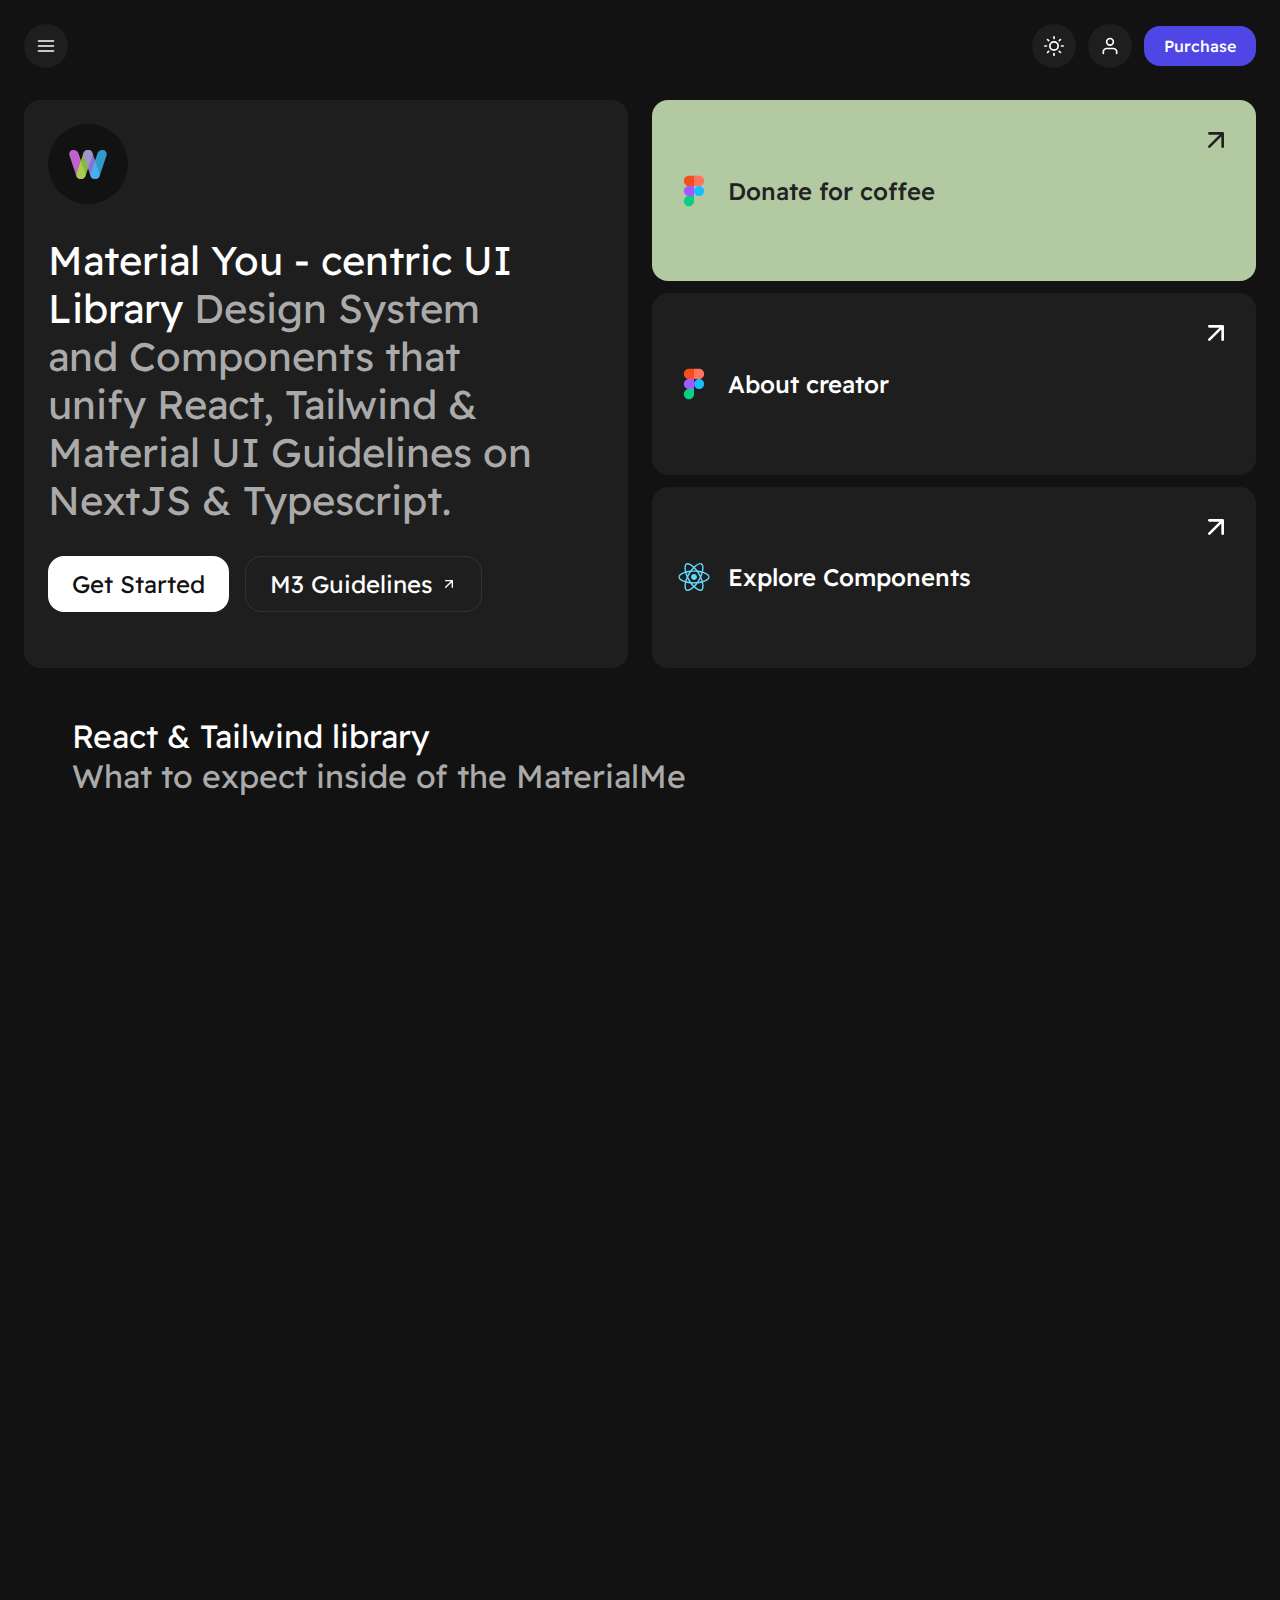
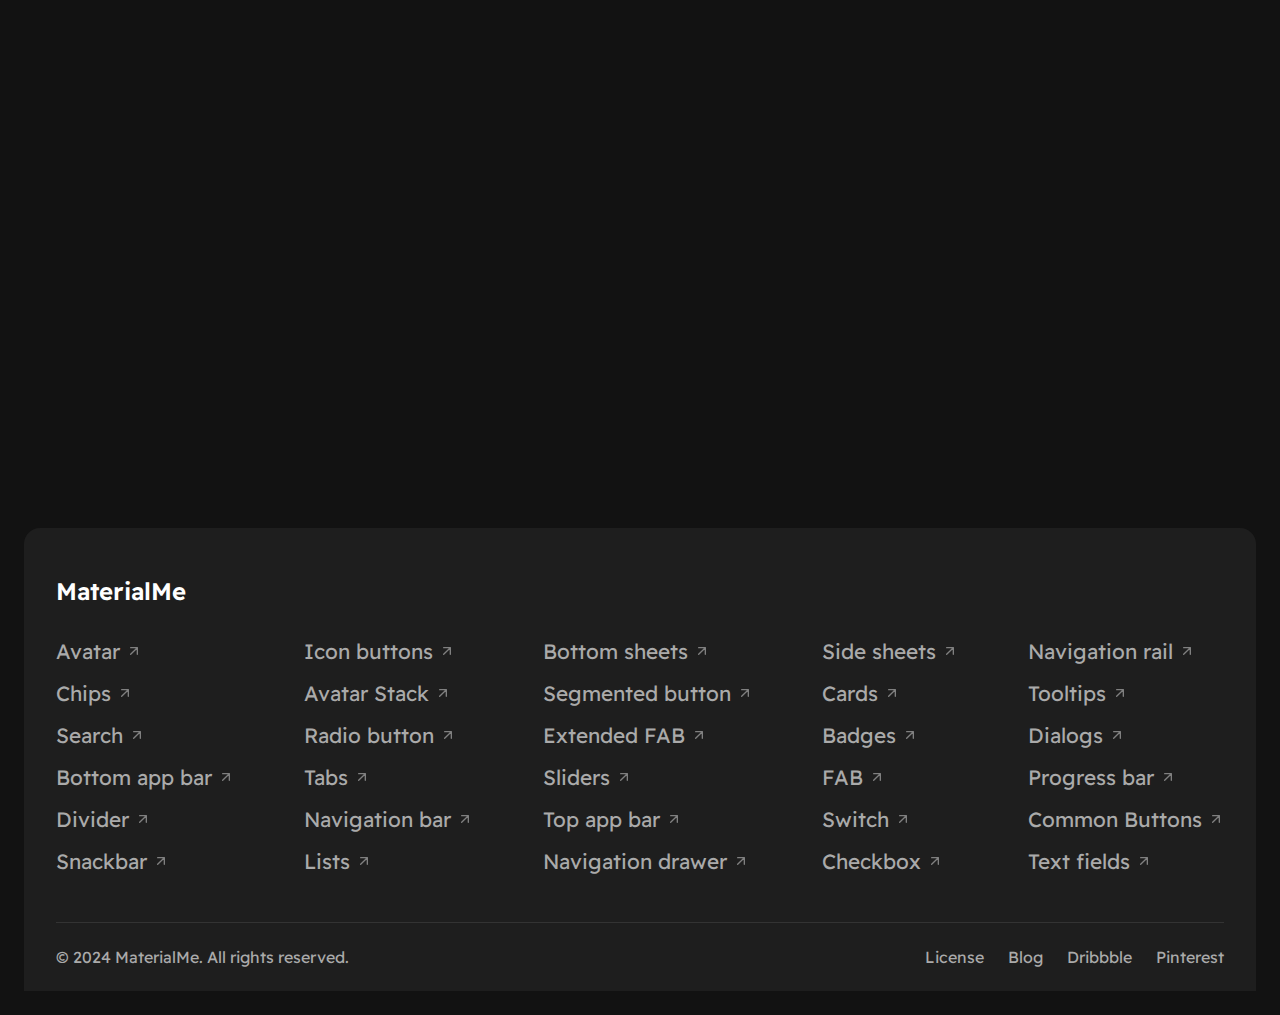
<file: index.html>
<!DOCTYPE html>
<html lang="ru">

<head>
    <meta charset="UTF-8">
    <meta name="viewport" content="width=device-width, initial-scale=1.0">
    <title>Material You UI Library</title>
    <link rel="stylesheet" href="style.css">
    <link rel="stylesheet" href="material-me.css">
    <link rel="preconnect" href="https://fonts.googleapis.com">
    <link rel="preconnect" href="https://fonts.gstatic.com" crossorigin>
    <link href="https://fonts.googleapis.com/css2?family=Inter:wght@400;500;600;700&display=swap" rel="stylesheet">
</head>

<body>
    <script>
        (function () {
            const savedTheme = localStorage.getItem("theme");
            if (savedTheme === "light") { document.body.classList.add("light-theme"); }
        })();
    </script>

    <header class="header">
        <div class="overlay" id="overlay"></div>
        <aside class="sidebar" id="sidebar">
            <div class="sidebar-header">
                <button class="sidebar-close-btn" id="sidebar-close-btn"><svg xmlns="http://www.w3.org/2000/svg"
                        width="24" height="24" viewBox="0 0 24 24" fill="none" stroke="currentColor" stroke-width="2"
                        stroke-linecap="round" stroke-linejoin="round">
                        <line x1="18" y1="6" x2="6" y2="18"></line>
                        <line x1="6" y1="6" x2="18" y2="18"></line>
                    </svg></button>
            </div>
            <nav class="sidebar-nav">
                <ul>
                    <li><a href="./index.html">MaterialMe</a></li>
                    <li><a href="./installation.html">Installation</a></li>
                    <li><a href="#">FAQ</a></li>
                </ul>
                <h3 class="nav-category">TEMPLATES</h3>
                <ul>
                    <li><a href="#">Cally</a></li>
                    <li><a href="#">Dashboard</a></li>
                </ul>
                <h3 class="nav-category">COMPONENTS</h3>
                <ul>
                    <li><a href="./selection.html">Selection</a></li>
                    <li><a href="./slider.html">Sliders</a></li>
                    <li><a href="./tabs.html">Tabs</a></li>
                    <li><a href="./buttons.html">Buttons</a></li>
                </ul>
            </nav>
        </aside>

        <button class="burger-menu" aria-label="Открыть меню">
            <svg xmlns="http://www.w3.org/2000/svg" width="20" height="20" viewBox="0 0 24 24" fill="none"
                stroke="currentColor" stroke-width="2" stroke-linecap="round" stroke-linejoin="round">
                <line x1="3" y1="12" x2="21" y2="12"></line>
                <line x1="3" y1="6" x2="21" y2="6"></line>
                <line x1="3" y1="18" x2="21" y2="18"></line>
            </svg>
        </button>

        <div class="header-right">
            <button class="theme-toggle" id="theme-toggle" aria-label="Сменить тему">
                <svg class="icon-sun" xmlns="http://www.w3.org/2000/svg" width="24" height="24" viewBox="0 0 24 24"
                    fill="none" stroke="currentColor" stroke-width="2" stroke-linecap="round" stroke-linejoin="round">
                    <circle cx="12" cy="12" r="5"></circle>
                    <line x1="12" y1="1" x2="12" y2="3"></line>
                    <line x1="12" y1="21" x2="12" y2="23"></line>
                    <line x1="4.22" y1="4.22" x2="5.64" y2="5.64"></line>
                    <line x1="18.36" y1="18.36" x2="19.78" y2="19.78"></line>
                    <line x1="1" y1="12" x2="3" y2="12"></line>
                    <line x1="21" y1="12" x2="23" y2="12"></line>
                    <line x1="4.22" y1="19.78" x2="5.64" y2="18.36"></line>
                    <line x1="18.36" y1="5.64" x2="19.78" y2="4.22"></line>
                </svg>
                <svg class="icon-moon" xmlns="http://www.w3.org/2000/svg" width="24" height="24" viewBox="0 0 24 24"
                    fill="none" stroke="currentColor" stroke-width="2" stroke-linecap="round" stroke-linejoin="round">
                    <path d="M21 12.79A9 9 0 1 1 11.21 3 7 7 0 0 0 21 12.79z"></path>
                </svg>
            </button>
            <button class="user-icon-btn" aria-label="Профиль пользователя">
                <svg xmlns="http://www.w3.org/2000/svg" width="20" height="20" viewBox="0 0 24 24" fill="none"
                    stroke="currentColor" stroke-width="2" stroke-linecap="round" stroke-linejoin="round">
                    <path d="M20 21v-2a4 4 0 0 0-4-4H8a4 4 0 0 0-4 4v2"></path>
                    <circle cx="12" cy="7" r="4"></circle>
                </svg>
            </button>
            <a href="#" class="purchase-button">Purchase</a>
        </div>
    </header>

    <main>
        <div class="main-container">
            <div class="left-panel-card card">
                <div class="logo"><img src="./svg/logo.svg" alt="logo"></div>
                <span class="left-panel__mtext">Material You - centric UI Library <span class="left-panel__text">Design
                        System and Components that unify React, Tailwind & Material UI Guidelines on NextJS &
                        Typescript.</span></span>
                <div class="button-group">
                    <a href="#" class="btn btn-primary">Get Started</a>
                    <a href="#" class="btn btn-secondary">
                        M3 Guidelines
                        <svg width="16" height="16" viewBox="0 0 24 24" fill="none" xmlns="http://www.w3.org/2000/svg">
                            <path d="M7 17L17 7M17 7H7M17 7V17" stroke="currentColor" stroke-width="2"
                                stroke-linecap="round" stroke-linejoin="round" />
                        </svg>
                    </a>
                </div>
            </div>

            <div class="right-panel">
                <a href="#" class="card card-donate">
                    <div class="card-content">
                        <img src="./svg/figma.svg" alt="figma" width="36" height="36">
                        <span>Donate for coffee</span>
                    </div>
                    <svg class="arrow-icon" width="32" height="32" viewBox="0 0 24 24" fill="none"
                        xmlns="http://www.w3.org/2000/svg">
                        <path d="M7 17L17 7M17 7H7M17 7V17" stroke="currentColor" stroke-width="2"
                            stroke-linecap="round" stroke-linejoin="round" />
                    </svg>
                </a>
                <a href="#" class="card card-about">
                    <div class="card-content">
                        <img src="./svg/figma.svg" alt="figma" width="36" height="36">
                        <span>About creator</span>
                    </div>
                    <svg class="arrow-icon" width="32" height="32" viewBox="0 0 24 24" fill="none"
                        xmlns="http://www.w3.org/2000/svg">
                        <path d="M7 17L17 7M17 7H7M17 7V17" stroke="currentColor" stroke-width="2"
                            stroke-linecap="round" stroke-linejoin="round" />
                    </svg>
                </a>
                <a href="#" class="card card-explore">
                    <div class="card-content">
                        <img src="./svg/react.svg" alt="react" width="36" height="36">
                        <span>Explore Components</span>
                    </div>
                    <svg class="arrow-icon" width="32" height="32" viewBox="0 0 24 24" fill="none"
                        xmlns="http://www.w3.org/2000/svg">
                        <path d="M7 17L17 7M17 7H7M17 7V17" stroke="currentColor" stroke-width="2"
                            stroke-linecap="round" stroke-linejoin="round" />
                    </svg>
                </a>
            </div>
        </div>

        <section class="features-section">
            <div class="features-header">
                <span class="features-header-mtext">React & Tailwind library</span>
                <span class="features-header-stext">What to expect inside of the MaterialMe</span>
            </div>

            <div class="features-grid">
                <a href="#" class="feature-card">
                    <div class="feature-icon-wrapper icon-bg-1"><img src="./svg/star.svg" alt="" width="60" height="60">
                    </div>
                    <span class="feature-card-matext">Components</span>
                    <span class="feature-card-setext">MaterialMe offers over 30+ types of components, each crafted with
                        a unique style and based on the latest Material You design principles</span>
                    <div class="feature-link-icon">
                        <svg width="24" height="24" viewBox="0 0 24 24" fill="none" xmlns="http://www.w3.org/2000/svg">
                            <path
                                d="M12 22C17.5228 22 22 17.5228 22 12C22 6.47715 17.5228 2 12 2C6.47715 2 2 6.47715 2 12C2 17.5228 6.47715 22 12 22Z"
                                stroke="currentColor" stroke-opacity="0.2" stroke-width="2" />
                            <path d="M10.75 8.75L14.25 12L10.75 15.25" stroke="currentColor" stroke-width="2"
                                stroke-linecap="round" stroke-linejoin="round" />
                        </svg>
                    </div>
                </a>
                <a href="#" class="feature-card">
                    <div class="feature-icon-wrapper icon-bg-2"><img src="./svg/resp.svg" alt=""></div>
                    <span class="feature-card-matext">Logos & Icons</span>
                    <span class="feature-card-setext">MaterialMe features a wide variety of logos to help you brand your
                        website or application with ease</span>
                </a>
                <a href="#" class="feature-card">
                    <div class="feature-icon-wrapper icon-bg-3"><img src="./svg/sun.svg" alt="" width="60" height="60">
                    </div>
                    <span class="feature-card-matext">Dark & Light Theme</span>
                    <span class="feature-card-setext">Easily switch between dark and light themes to create a visually
                        stunning user experience that adapts to your users' preferences</span>
                    <div class="feature-link-icon">
                        <svg width="24" height="24" viewBox="0 0 24 24" fill="none" xmlns="http://www.w3.org/2000/svg">
                            <path
                                d="M12 22C17.5228 22 22 17.5228 22 12C22 6.47715 17.5228 2 12 2C6.47715 2 2 6.47715 2 12C2 17.5228 6.47715 22 12 22Z"
                                stroke="currentColor" stroke-opacity="0.2" stroke-width="2" />
                            <path d="M10.75 8.75L14.25 12L10.75 15.25" stroke="currentColor" stroke-width="2"
                                stroke-linecap="round" stroke-linejoin="round" />
                        </svg>
                    </div>
                </a>
                <a href="#" class="feature-card">
                    <div class="feature-icon-wrapper icon-bg-4"><img src="./svg/font.svg" alt="" width="60" height="60">
                    </div>
                    <span class="feature-card-matext">Full responsive</span>
                    <span class="feature-card-setext">MaterialMe is fully responsive, allowing you to create interfaces
                        that look great on any device, from desktops to mobile devices</span>
                    <div class="feature-link-icon">
                        <svg width="24" height="24" viewBox="0 0 24 24" fill="none" xmlns="http://www.w3.org/2000/svg">
                            <path
                                d="M12 22C17.5228 22 22 17.5228 22 12C22 6.47715 17.5228 2 12 2C6.47715 2 2 6.47715 2 12C2 17.5228 6.47715 22 12 22Z"
                                stroke="currentColor" stroke-opacity="0.2" stroke-width="2" />
                            <path d="M10.75 8.75L14.25 12L10.75 15.25" stroke="currentColor" stroke-width="2"
                                stroke-linecap="round" stroke-linejoin="round" />
                        </svg>
                    </div>
                </a>
                <a href="#" class="feature-card">
                    <div class="feature-icon-wrapper icon-bg-5"><img src="./svg/star2.svg" alt="" width="60"
                            height="60"></div>
                    <span class="feature-card-matext">Color palette</span>
                    <span class="feature-card-setext">Provides a comprehensive set of pre-defined colors that can be
                        easily accessed and customized in MaterialMe library</span>
                    <div class="feature-link-icon">
                        <svg width="24" height="24" viewBox="0 0 24 24" fill="none" xmlns="http://www.w3.org/2000/svg">
                            <path
                                d="M12 22C17.5228 22 22 17.5228 22 12C22 6.47715 17.5228 2 12 2C6.47715 2 2 6.47715 2 12C2 17.5228 6.47715 22 12 22Z"
                                stroke="currentColor" stroke-opacity="0.2" stroke-width="2" />
                            <path d="M10.75 8.75L14.25 12L10.75 15.25" stroke="currentColor" stroke-width="2"
                                stroke-linecap="round" stroke-linejoin="round" />
                        </svg>
                    </div>
                </a>
                <a href="#" class="feature-card">
                    <div class="feature-icon-wrapper icon-bg-6"><img src="./svg/palette.svg" alt=""></div>
                    <span class="feature-card-matext">Fonts & styles</span>
                    <span class="feature-card-setext">Fonts, animations, rounded corners, and shadows, have been
                        thoughtfully integrated into MaterialMe React library</span>
                </a>
            </div>
        </section>
    </main>

    <footer class="footer">
        <h2 class="footer-title">MaterialMe</h2>
        <div class="footer-links-grid">
            <a href="#" class="footer-link">Avatar <svg width="16" height="16" viewBox="0 0 24 24" fill="none"
                    xmlns="http://www.w3.org/2000/svg">
                    <path d="M7 17L17 7M17 7H7M17 7V17" stroke="currentColor" stroke-width="2" stroke-linecap="round"
                        stroke-linejoin="round" />
                </svg></a>
            <a href="#" class="footer-link">Icon buttons <svg width="16" height="16" viewBox="0 0 24 24" fill="none"
                    xmlns="http://www.w3.org/2000/svg">
                    <path d="M7 17L17 7M17 7H7M17 7V17" stroke="currentColor" stroke-width="2" stroke-linecap="round"
                        stroke-linejoin="round" />
                </svg></a>
            <a href="#" class="footer-link">Bottom sheets <svg width="16" height="16" viewBox="0 0 24 24" fill="none"
                    xmlns="http://www.w3.org/2000/svg">
                    <path d="M7 17L17 7M17 7H7M17 7V17" stroke="currentColor" stroke-width="2" stroke-linecap="round"
                        stroke-linejoin="round" />
                </svg></a>
            <a href="#" class="footer-link">Side sheets <svg width="16" height="16" viewBox="0 0 24 24" fill="none"
                    xmlns="http://www.w3.org/2000/svg">
                    <path d="M7 17L17 7M17 7H7M17 7V17" stroke="currentColor" stroke-width="2" stroke-linecap="round"
                        stroke-linejoin="round" />
                </svg></a>
            <a href="#" class="footer-link">Navigation rail <svg width="16" height="16" viewBox="0 0 24 24" fill="none"
                    xmlns="http://www.w3.org/2000/svg">
                    <path d="M7 17L17 7M17 7H7M17 7V17" stroke="currentColor" stroke-width="2" stroke-linecap="round"
                        stroke-linejoin="round" />
                </svg></a>
            <a href="#" class="footer-link">Chips <svg width="16" height="16" viewBox="0 0 24 24" fill="none"
                    xmlns="http://www.w3.org/2000/svg">
                    <path d="M7 17L17 7M17 7H7M17 7V17" stroke="currentColor" stroke-width="2" stroke-linecap="round"
                        stroke-linejoin="round" />
                </svg></a>
            <a href="#" class="footer-link">Avatar Stack <svg width="16" height="16" viewBox="0 0 24 24" fill="none"
                    xmlns="http://www.w3.org/2000/svg">
                    <path d="M7 17L17 7M17 7H7M17 7V17" stroke="currentColor" stroke-width="2" stroke-linecap="round"
                        stroke-linejoin="round" />
                </svg></a>
            <a href="#" class="footer-link">Segmented button <svg width="16" height="16" viewBox="0 0 24 24" fill="none"
                    xmlns="http://www.w3.org/2000/svg">
                    <path d="M7 17L17 7M17 7H7M17 7V17" stroke="currentColor" stroke-width="2" stroke-linecap="round"
                        stroke-linejoin="round" />
                </svg></a>
            <a href="#" class="footer-link">Cards <svg width="16" height="16" viewBox="0 0 24 24" fill="none"
                    xmlns="http://www.w3.org/2000/svg">
                    <path d="M7 17L17 7M17 7H7M17 7V17" stroke="currentColor" stroke-width="2" stroke-linecap="round"
                        stroke-linejoin="round" />
                </svg></a>
            <a href="#" class="footer-link">Tooltips <svg width="16" height="16" viewBox="0 0 24 24" fill="none"
                    xmlns="http://www.w3.org/2000/svg">
                    <path d="M7 17L17 7M17 7H7M17 7V17" stroke="currentColor" stroke-width="2" stroke-linecap="round"
                        stroke-linejoin="round" />
                </svg></a>
            <a href="#" class="footer-link">Search <svg width="16" height="16" viewBox="0 0 24 24" fill="none"
                    xmlns="http://www.w3.org/2000/svg">
                    <path d="M7 17L17 7M17 7H7M17 7V17" stroke="currentColor" stroke-width="2" stroke-linecap="round"
                        stroke-linejoin="round" />
                </svg></a>
            <a href="#" class="footer-link">Radio button <svg width="16" height="16" viewBox="0 0 24 24" fill="none"
                    xmlns="http://www.w3.org/2000/svg">
                    <path d="M7 17L17 7M17 7H7M17 7V17" stroke="currentColor" stroke-width="2" stroke-linecap="round"
                        stroke-linejoin="round" />
                </svg></a>
            <a href="#" class="footer-link">Extended FAB <svg width="16" height="16" viewBox="0 0 24 24" fill="none"
                    xmlns="http://www.w3.org/2000/svg">
                    <path d="M7 17L17 7M17 7H7M17 7V17" stroke="currentColor" stroke-width="2" stroke-linecap="round"
                        stroke-linejoin="round" />
                </svg></a>
            <a href="#" class="footer-link">Badges <svg width="16" height="16" viewBox="0 0 24 24" fill="none"
                    xmlns="http://www.w3.org/2000/svg">
                    <path d="M7 17L17 7M17 7H7M17 7V17" stroke="currentColor" stroke-width="2" stroke-linecap="round"
                        stroke-linejoin="round" />
                </svg></a>
            <a href="#" class="footer-link">Dialogs <svg width="16" height="16" viewBox="0 0 24 24" fill="none"
                    xmlns="http://www.w3.org/2000/svg">
                    <path d="M7 17L17 7M17 7H7M17 7V17" stroke="currentColor" stroke-width="2" stroke-linecap="round"
                        stroke-linejoin="round" />
                </svg></a>
            <a href="#" class="footer-link">Bottom app bar <svg width="16" height="16" viewBox="0 0 24 24" fill="none"
                    xmlns="http://www.w3.org/2000/svg">
                    <path d="M7 17L17 7M17 7H7M17 7V17" stroke="currentColor" stroke-width="2" stroke-linecap="round"
                        stroke-linejoin="round" />
                </svg></a>
            <a href="#" class="footer-link">Tabs <svg width="16" height="16" viewBox="0 0 24 24" fill="none"
                    xmlns="http://www.w3.org/2000/svg">
                    <path d="M7 17L17 7M17 7H7M17 7V17" stroke="currentColor" stroke-width="2" stroke-linecap="round"
                        stroke-linejoin="round" />
                </svg></a>
            <a href="#" class="footer-link">Sliders <svg width="16" height="16" viewBox="0 0 24 24" fill="none"
                    xmlns="http://www.w3.org/2000/svg">
                    <path d="M7 17L17 7M17 7H7M17 7V17" stroke="currentColor" stroke-width="2" stroke-linecap="round"
                        stroke-linejoin="round" />
                </svg></a>
            <a href="#" class="footer-link">FAB <svg width="16" height="16" viewBox="0 0 24 24" fill="none"
                    xmlns="http://www.w3.org/2000/svg">
                    <path d="M7 17L17 7M17 7H7M17 7V17" stroke="currentColor" stroke-width="2" stroke-linecap="round"
                        stroke-linejoin="round" />
                </svg></a>
            <a href="#" class="footer-link">Progress bar <svg width="16" height="16" viewBox="0 0 24 24" fill="none"
                    xmlns="http://www.w3.org/2000/svg">
                    <path d="M7 17L17 7M17 7H7M17 7V17" stroke="currentColor" stroke-width="2" stroke-linecap="round"
                        stroke-linejoin="round" />
                </svg></a>
            <a href="#" class="footer-link">Divider <svg width="16" height="16" viewBox="0 0 24 24" fill="none"
                    xmlns="http://www.w3.org/2000/svg">
                    <path d="M7 17L17 7M17 7H7M17 7V17" stroke="currentColor" stroke-width="2" stroke-linecap="round"
                        stroke-linejoin="round" />
                </svg></a>
            <a href="#" class="footer-link">Navigation bar <svg width="16" height="16" viewBox="0 0 24 24" fill="none"
                    xmlns="http://www.w3.org/2000/svg">
                    <path d="M7 17L17 7M17 7H7M17 7V17" stroke="currentColor" stroke-width="2" stroke-linecap="round"
                        stroke-linejoin="round" />
                </svg></a>
            <a href="#" class="footer-link">Top app bar <svg width="16" height="16" viewBox="0 0 24 24" fill="none"
                    xmlns="http://www.w3.org/2000/svg">
                    <path d="M7 17L17 7M17 7H7M17 7V17" stroke="currentColor" stroke-width="2" stroke-linecap="round"
                        stroke-linejoin="round" />
                </svg></a>
            <a href="#" class="footer-link">Switch <svg width="16" height="16" viewBox="0 0 24 24" fill="none"
                    xmlns="http://www.w3.org/2000/svg">
                    <path d="M7 17L17 7M17 7H7M17 7V17" stroke="currentColor" stroke-width="2" stroke-linecap="round"
                        stroke-linejoin="round" />
                </svg></a>
            <a href="#" class="footer-link">Common Buttons <svg width="16" height="16" viewBox="0 0 24 24" fill="none"
                    xmlns="http://www.w3.org/2000/svg">
                    <path d="M7 17L17 7M17 7H7M17 7V17" stroke="currentColor" stroke-width="2" stroke-linecap="round"
                        stroke-linejoin="round" />
                </svg></a>
            <a href="#" class="footer-link">Snackbar <svg width="16" height="16" viewBox="0 0 24 24" fill="none"
                    xmlns="http://www.w3.org/2000/svg">
                    <path d="M7 17L17 7M17 7H7M17 7V17" stroke="currentColor" stroke-width="2" stroke-linecap="round"
                        stroke-linejoin="round" />
                </svg></a>
            <a href="#" class="footer-link">Lists <svg width="16" height="16" viewBox="0 0 24 24" fill="none"
                    xmlns="http://www.w3.org/2000/svg">
                    <path d="M7 17L17 7M17 7H7M17 7V17" stroke="currentColor" stroke-width="2" stroke-linecap="round"
                        stroke-linejoin="round" />
                </svg></a>
            <a href="#" class="footer-link">Navigation drawer <svg width="16" height="16" viewBox="0 0 24 24"
                    fill="none" xmlns="http://www.w3.org/2000/svg">
                    <path d="M7 17L17 7M17 7H7M17 7V17" stroke="currentColor" stroke-width="2" stroke-linecap="round"
                        stroke-linejoin="round" />
                </svg></a>
            <a href="#" class="footer-link">Checkbox <svg width="16" height="16" viewBox="0 0 24 24" fill="none"
                    xmlns="http://www.w3.org/2000/svg">
                    <path d="M7 17L17 7M17 7H7M17 7V17" stroke="currentColor" stroke-width="2" stroke-linecap="round"
                        stroke-linejoin="round" />
                </svg></a>
            <a href="#" class="footer-link">Text fields <svg width="16" height="16" viewBox="0 0 24 24" fill="none"
                    xmlns="http://www.w3.org/2000/svg">
                    <path d="M7 17L17 7M17 7H7M17 7V17" stroke="currentColor" stroke-width="2" stroke-linecap="round"
                        stroke-linejoin="round" />
                </svg></a>
        </div>

        <div class="footer-bottom">
            <span class="copyright">© 2024 MaterialMe. All rights reserved.</span>
            <div class="footer-bottom-links">
                <a href="#">License</a>
                <a href="#">Blog</a>
                <a href="#">Dribbble</a>
                <a href="#">Pinterest</a>
            </div>
        </div>
    </footer>
    <script src="material-me.js"></script>
    <script src="app.js"></script>
</body>

</html>
</file>
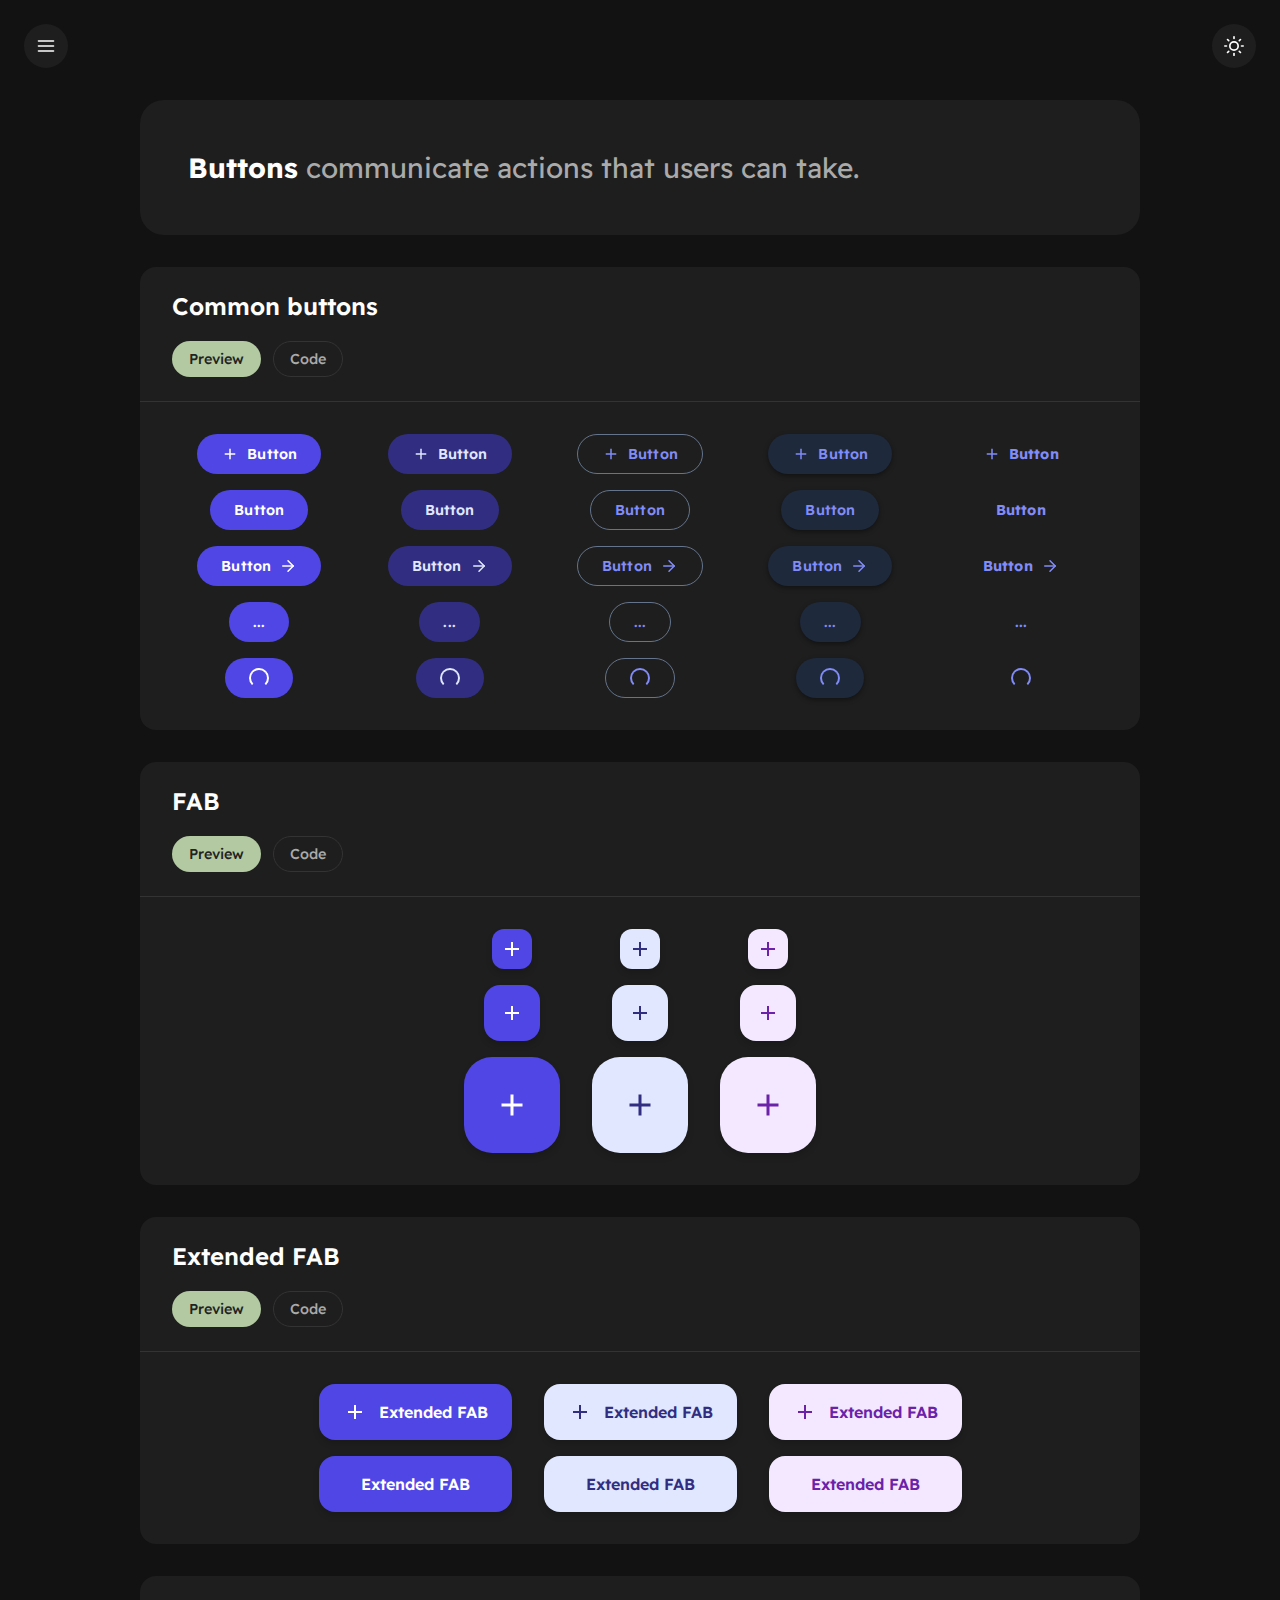
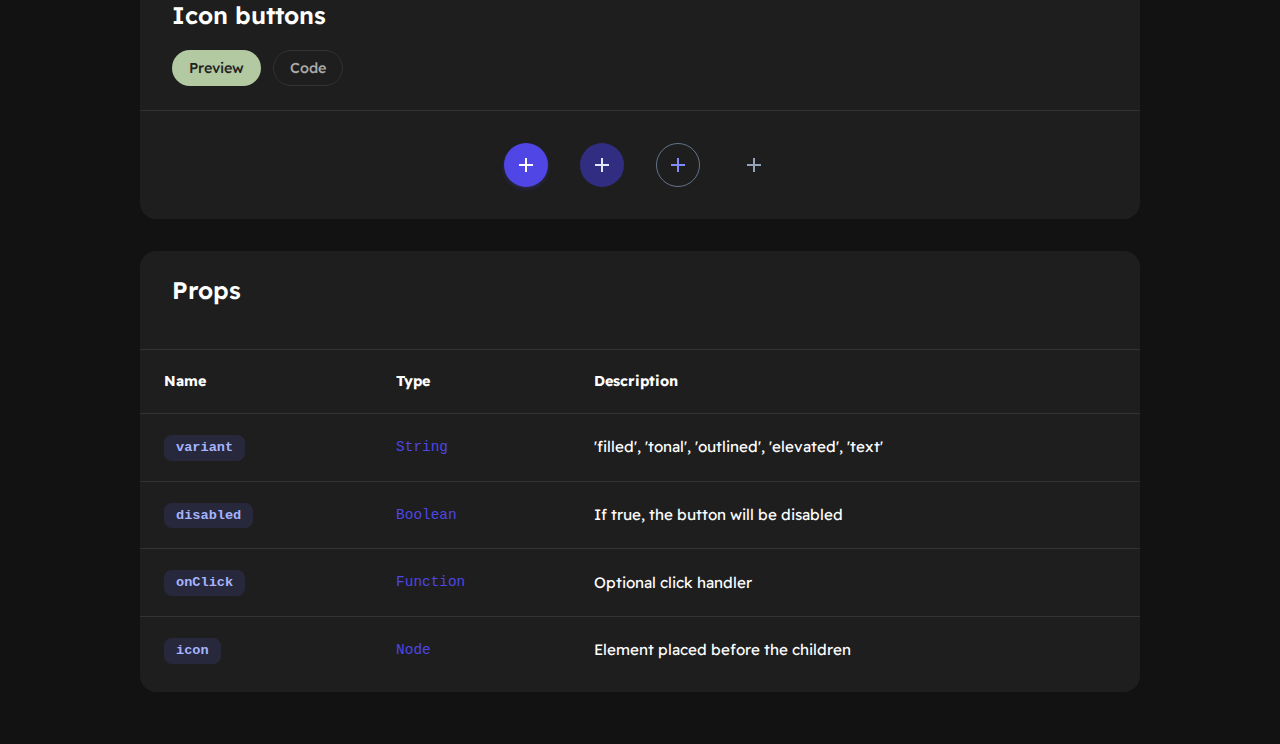
<file: buttons.html>
<!DOCTYPE html>
<html lang="ru">

<head>
    <meta charset="UTF-8">
    <meta name="viewport" content="width=device-width, initial-scale=1.0">
    <title>Buttons - Material Me</title>

    <link rel="stylesheet" href="style.css">
    <link rel="stylesheet" href="material-me.css">
    <style>
        .page-container {
            max-width: 1000px;
            margin: 0 auto;
        }

        .component-showcase {
            background-color: var(--bg-card);
            border-radius: 16px;
            margin-bottom: 32px;
        }

        .component-header {
            padding: 24px 32px;
            border-bottom: 1px solid var(--border-color);
        }

        .component-header h2 {
            font-size: 1.5rem;
            font-weight: 600;
            color: var(--text-primary);
            margin: 0;
            margin-bottom: 20px;
        }

        .pills-nav {
            display: flex;
            gap: 12px;
        }

        .pill {
            display: inline-flex;
            align-items: center;
            gap: 6px;
            padding: 8px 16px;
            border-radius: 99px;
            font-weight: 500;
            font-size: 0.9rem;
            text-decoration: none;
            transition: all 0.3s ease;
            border: 1px solid var(--border-color);
            cursor: pointer;
            background-color: transparent;
            color: var(--text-secondary);
            user-select: none;
        }

        .pill:hover,
        .pill.active {
            background-color: var(--card-accent-bg);
            color: var(--card-accent-text);
            border-color: transparent;
        }

        .pill.active svg {
            stroke: var(--card-accent-text);
        }

        .tab-panel-container {
            padding: 32px;
        }

        .tab-panel {
            display: none !important;
        }

        .tab-panel.active {
            display: block !important;
        }

        .tab-panel.preview-panel.active {
            display: flex !important;
            flex-direction: column;
            gap: 40px;
        }

        .code-panel pre {
            background-color: var(--bg-main);
            border-radius: 12px;
            padding: 16px;
            overflow-x: auto;
            color: #C1D1E3;
            margin: 0;
        }

        .buttons-grid {
            display: grid;
            grid-template-columns: repeat(5, 1fr);
            gap: 16px;
            align-items: start;
            justify-items: center;
        }

        .btn-col {
            display: flex;
            flex-direction: column;
            gap: 16px;
            align-items: center;
            width: 100%;
        }

        .centered-row {
            display: flex;
            align-items: center;
            gap: 32px;
            flex-wrap: wrap;
            justify-content: center;
        }

        @media (max-width: 768px) {
            .buttons-grid {
                grid-template-columns: repeat(2, 1fr);
            }
        }

        /* Добавить в <style> */

        .code-wrapper {
            position: relative;
            margin: 0;
        }

        .code-wrapper pre {
            margin: 0;
            /* Сброс отступа, так как он теперь на обертке */
            padding-right: 50px;
            /* Место для кнопки копирования */
        }

        .copy-btn {
            position: absolute;
            top: 8px;
            right: 8px;
            background: rgba(255, 255, 255, 0.1);
            border: 1px solid var(--border-color);
            border-radius: 6px;
            width: 32px;
            height: 32px;
            display: flex;
            align-items: center;
            justify-content: center;
            cursor: pointer;
            color: var(--text-secondary);
            transition: all 0.2s ease;
            padding: 0;
        }

        .copy-btn:hover {
            background: var(--bg-card-hover);
            color: var(--color-purple);
            border-color: var(--color-purple);
        }

        .copy-btn svg {
            width: 16px;
            height: 16px;
            pointer-events: none;
        }
    </style>
</head>

<body>
    <script>
        (function () {
            const savedTheme = localStorage.getItem("theme");
            if (savedTheme === "light") { document.body.classList.add("light-theme"); }
        })();
    </script>
    <header class="header">
        <div class="overlay" id="overlay"></div>
        <aside class="sidebar" id="sidebar">
            <div class="sidebar-header">
                <button class="sidebar-close-btn" id="sidebar-close-btn"><svg xmlns="http://www.w3.org/2000/svg"
                        width="24" height="24" viewBox="0 0 24 24" fill="none" stroke="currentColor" stroke-width="2"
                        stroke-linecap="round" stroke-linejoin="round">
                        <line x1="18" y1="6" x2="6" y2="18"></line>
                        <line x1="6" y1="6" x2="18" y2="18"></line>
                    </svg></button>
            </div>
            <nav class="sidebar-nav">
                <ul>
                    <li><a href="./index.html">MaterialMe</a></li>
                    <li><a href="./installation.html">Installation</a></li>
                    <li><a href="#">FAQ</a></li>
                </ul>
                <h3 class="nav-category">TEMPLATES</h3>
                <ul>
                    <li><a href="#">Cally</a></li>
                    <li><a href="#">Dashboard</a></li>
                </ul>
                <h3 class="nav-category">COMPONENTS</h3>
                <ul>
                    <li><a href="./selection.html">Selection</a></li>
                    <li><a href="./slider.html">Sliders</a></li>
                    <li><a href="./tabs.html">Tabs</a></li>
                    <li><a href="./buttons.html">Buttons</a></li>
                </ul>
            </nav>
        </aside>
        <button class="burger-menu"><svg xmlns="http://www.w3.org/2000/svg" width="20" height="20" viewBox="0 0 24 24"
                fill="none" stroke="currentColor" stroke-width="2" stroke-linecap="round" stroke-linejoin="round">
                <line x1="3" y1="12" x2="21" y2="12"></line>
                <line x1="3" y1="6" x2="21" y2="6"></line>
                <line x1="3" y1="18" x2="21" y2="18"></line>
            </svg></button>
        <div class="header-right"><button class="theme-toggle" id="theme-toggle"><svg class="icon-sun"
                    xmlns="http://www.w3.org/2000/svg" width="24" height="24" viewBox="0 0 24 24" fill="none"
                    stroke="currentColor" stroke-width="2" stroke-linecap="round" stroke-linejoin="round">
                    <circle cx="12" cy="12" r="5"></circle>
                    <line x1="12" y1="1" x2="12" y2="3"></line>
                    <line x1="12" y1="21" x2="12" y2="23"></line>
                    <line x1="4.22" y1="4.22" x2="5.64" y2="5.64"></line>
                    <line x1="18.36" y1="18.36" x2="19.78" y2="19.78"></line>
                    <line x1="1" y1="12" x2="3" y2="12"></line>
                    <line x1="21" y1="12" x2="23" y2="12"></line>
                    <line x1="4.22" y1="19.78" x2="5.64" y2="18.36"></line>
                    <line x1="18.36" y1="5.64" x2="19.78" y2="4.22"></line>
                </svg><svg class="icon-moon" xmlns="http://www.w3.org/2000/svg" width="24" height="24"
                    viewBox="0 0 24 24" fill="none" stroke="currentColor" stroke-width="2" stroke-linecap="round"
                    stroke-linejoin="round">
                    <path d="M21 12.79A9 9 0 1 1 11.21 3 7 7 0 0 0 21 12.79z"></path>
                </svg></button></div>
    </header>
    <main>
        <div class="page-container">
            <div class="intro-header-card">
                <h1><span class="intro-title">Buttons</span><span class="intro-desc">communicate actions that users can
                        take.</span></h1>
            </div>
            <div class="component-showcase">
                <div class="component-header">
                    <h2>Common buttons</h2>
                    <div class="pills-nav"><a href="#" class="pill active" data-tab="preview-common">Preview</a><a
                            href="#" class="pill" data-tab="code-common">Code</a></div>
                </div>
                <div class="tab-panel-container">
                    <div class="tab-panel preview-panel active" id="preview-common">
                        <div class="buttons-grid">
                            <div class="btn-col">
                                <button class="mm-btn mm-btn-filled"><svg width="18" height="18" viewBox="0 0 24 24"
                                        fill="currentColor">
                                        <path d="M19 13h-6v6h-2v-6H5v-2h6V5h2v6h6v2z" />
                                    </svg>Button</button>
                                <button class="mm-btn mm-btn-filled">Button</button>
                                <button class="mm-btn mm-btn-filled">Button <svg width="18" height="18"
                                        viewBox="0 0 24 24" fill="none" stroke="currentColor" stroke-width="2"
                                        stroke-linecap="round" stroke-linejoin="round">
                                        <line x1="5" y1="12" x2="19" y2="12"></line>
                                        <polyline points="12 5 19 12 12 19"></polyline>
                                    </svg></button>
                                <button class="mm-btn mm-btn-filled icon-only">...</button>
                                <button class="mm-btn mm-btn-filled icon-only"><span class="mm-loader"></span></button>
                            </div>
                            <div class="btn-col">
                                <button class="mm-btn mm-btn-tonal"><svg width="18" height="18" viewBox="0 0 24 24"
                                        fill="currentColor">
                                        <path d="M19 13h-6v6h-2v-6H5v-2h6V5h2v6h6v2z" />
                                    </svg>Button</button>
                                <button class="mm-btn mm-btn-tonal">Button</button>
                                <button class="mm-btn mm-btn-tonal">Button <svg width="18" height="18"
                                        viewBox="0 0 24 24" fill="none" stroke="currentColor" stroke-width="2"
                                        stroke-linecap="round" stroke-linejoin="round">
                                        <line x1="5" y1="12" x2="19" y2="12"></line>
                                        <polyline points="12 5 19 12 12 19"></polyline>
                                    </svg></button>
                                <button class="mm-btn mm-btn-tonal icon-only">...</button>
                                <button class="mm-btn mm-btn-tonal icon-only"><span class="mm-loader"></span></button>
                            </div>
                            <div class="btn-col">
                                <button class="mm-btn mm-btn-outlined"><svg width="18" height="18" viewBox="0 0 24 24"
                                        fill="currentColor">
                                        <path d="M19 13h-6v6h-2v-6H5v-2h6V5h2v6h6v2z" />
                                    </svg>Button</button>
                                <button class="mm-btn mm-btn-outlined">Button</button>
                                <button class="mm-btn mm-btn-outlined">Button <svg width="18" height="18"
                                        viewBox="0 0 24 24" fill="none" stroke="currentColor" stroke-width="2"
                                        stroke-linecap="round" stroke-linejoin="round">
                                        <line x1="5" y1="12" x2="19" y2="12"></line>
                                        <polyline points="12 5 19 12 12 19"></polyline>
                                    </svg></button>
                                <button class="mm-btn mm-btn-outlined icon-only">...</button>
                                <button class="mm-btn mm-btn-outlined icon-only"><span
                                        class="mm-loader"></span></button>
                            </div>
                            <div class="btn-col">
                                <button class="mm-btn mm-btn-elevated"><svg width="18" height="18" viewBox="0 0 24 24"
                                        fill="currentColor">
                                        <path d="M19 13h-6v6h-2v-6H5v-2h6V5h2v6h6v2z" />
                                    </svg>Button</button>
                                <button class="mm-btn mm-btn-elevated">Button</button>
                                <button class="mm-btn mm-btn-elevated">Button <svg width="18" height="18"
                                        viewBox="0 0 24 24" fill="none" stroke="currentColor" stroke-width="2"
                                        stroke-linecap="round" stroke-linejoin="round">
                                        <line x1="5" y1="12" x2="19" y2="12"></line>
                                        <polyline points="12 5 19 12 12 19"></polyline>
                                    </svg></button>
                                <button class="mm-btn mm-btn-elevated icon-only">...</button>
                                <button class="mm-btn mm-btn-elevated icon-only"><span
                                        class="mm-loader"></span></button>
                            </div>
                            <div class="btn-col">
                                <button class="mm-btn mm-btn-text"><svg width="18" height="18" viewBox="0 0 24 24"
                                        fill="currentColor">
                                        <path d="M19 13h-6v6h-2v-6H5v-2h6V5h2v6h6v2z" />
                                    </svg>Button</button>
                                <button class="mm-btn mm-btn-text">Button</button>
                                <button class="mm-btn mm-btn-text">Button <svg width="18" height="18"
                                        viewBox="0 0 24 24" fill="none" stroke="currentColor" stroke-width="2"
                                        stroke-linecap="round" stroke-linejoin="round">
                                        <line x1="5" y1="12" x2="19" y2="12"></line>
                                        <polyline points="12 5 19 12 12 19"></polyline>
                                    </svg></button>
                                <button class="mm-btn mm-btn-text icon-only">...</button>
                                <button class="mm-btn mm-btn-text icon-only"><span class="mm-loader"></span></button>
                            </div>
                        </div>
                    </div>
                    <div class="tab-panel code-panel" id="code-common">
                        <div class="code-wrapper">
                            <button class="copy-btn" title="Copy code">
                                <svg xmlns="http://www.w3.org/2000/svg" fill="none" viewBox="0 0 24 24"
                                    stroke="currentColor" stroke-width="2">
                                    <rect x="9" y="9" width="13" height="13" rx="2" ry="2"></rect>
                                    <path d="M5 15H4a2 2 0 0 1-2-2V4a2 2 0 0 1 2-2h9a2 2 0 0 1 2 2v1"></path>
                                </svg>
                            </button>
                            <pre><code><span class="comment">&lt;!-- Variants --&gt;</span>
<span class="tag">&lt;button</span> <span class="attr">class=</span><span class="string">"mm-btn mm-btn-filled"</span><span class="tag">&gt;</span>Filled<span class="tag">&lt;/button&gt;</span>
<span class="tag">&lt;button</span> <span class="attr">class=</span><span class="string">"mm-btn mm-btn-tonal"</span><span class="tag">&gt;</span>Tonal<span class="tag">&lt;/button&gt;</span>
<span class="tag">&lt;button</span> <span class="attr">class=</span><span class="string">"mm-btn mm-btn-outlined"</span><span class="tag">&gt;</span>Outlined<span class="tag">&lt;/button&gt;</span>
<span class="tag">&lt;button</span> <span class="attr">class=</span><span class="string">"mm-btn mm-btn-elevated"</span><span class="tag">&gt;</span>Elevated<span class="tag">&lt;/button&gt;</span>
<span class="tag">&lt;button</span> <span class="attr">class=</span><span class="string">"mm-btn mm-btn-text"</span><span class="tag">&gt;</span>Text<span class="tag">&lt;/button&gt;</span>

<span class="comment">&lt;!-- With Icon (Before) --&gt;</span>
<span class="tag">&lt;button</span> <span class="attr">class=</span><span class="string">"mm-btn mm-btn-filled"</span><span class="tag">&gt;</span>
    <span class="tag">&lt;svg&gt;</span>...<span class="tag">&lt;/svg&gt;</span> Icon
<span class="tag">&lt;/button&gt;</span>

<span class="comment">&lt;!-- With Icon (After) --&gt;</span>
<span class="tag">&lt;button</span> <span class="attr">class=</span><span class="string">"mm-btn mm-btn-filled"</span><span class="tag">&gt;</span>
    Icon <span class="tag">&lt;svg&gt;</span>...<span class="tag">&lt;/svg&gt;</span>
<span class="tag">&lt;/button&gt;</span>

<span class="comment">&lt;!-- Loader --&gt;</span>
<span class="tag">&lt;button</span> <span class="attr">class=</span><span class="string">"mm-btn mm-btn-filled icon-only"</span><span class="tag">&gt;</span>
    <span class="tag">&lt;span</span> <span class="attr">class=</span><span class="string">"mm-loader"</span><span class="tag">&gt;&lt;/span&gt;</span>
<span class="tag">&lt;/button&gt;</span></code></pre>
                        </div>
                    </div>
                </div>
            </div>

            <div class="component-showcase">
                <div class="component-header">
                    <h2>FAB</h2>
                    <div class="pills-nav"><a href="#" class="pill active" data-tab="preview-fab">Preview</a><a href="#"
                            class="pill" data-tab="code-fab">Code</a></div>
                </div>
                <div class="tab-panel-container">
                    <div class="tab-panel preview-panel active" id="preview-fab">
                        <div class="centered-row">
                            <div style="display:flex; flex-direction:column; align-items:center; gap:16px;">
                                <button class="mm-fab mm-fab-filled small"><svg width="24" height="24"
                                        viewBox="0 0 24 24" fill="currentColor">
                                        <path d="M19 13h-6v6h-2v-6H5v-2h6V5h2v6h6v2z" />
                                    </svg></button>
                                <button class="mm-fab mm-fab-filled"><svg width="24" height="24" viewBox="0 0 24 24"
                                        fill="currentColor">
                                        <path d="M19 13h-6v6h-2v-6H5v-2h6V5h2v6h6v2z" />
                                    </svg></button>
                                <button class="mm-fab mm-fab-filled large"><svg width="36" height="36"
                                        viewBox="0 0 24 24" fill="currentColor">
                                        <path d="M19 13h-6v6h-2v-6H5v-2h6V5h2v6h6v2z" />
                                    </svg></button>
                            </div>
                            <div style="display:flex; flex-direction:column; align-items:center; gap:16px;">
                                <button class="mm-fab mm-fab-tonal small"><svg width="24" height="24"
                                        viewBox="0 0 24 24" fill="currentColor">
                                        <path d="M19 13h-6v6h-2v-6H5v-2h6V5h2v6h6v2z" />
                                    </svg></button>
                                <button class="mm-fab mm-fab-tonal"><svg width="24" height="24" viewBox="0 0 24 24"
                                        fill="currentColor">
                                        <path d="M19 13h-6v6h-2v-6H5v-2h6V5h2v6h6v2z" />
                                    </svg></button>
                                <button class="mm-fab mm-fab-tonal large"><svg width="36" height="36"
                                        viewBox="0 0 24 24" fill="currentColor">
                                        <path d="M19 13h-6v6h-2v-6H5v-2h6V5h2v6h6v2z" />
                                    </svg></button>
                            </div>
                            <div style="display:flex; flex-direction:column; align-items:center; gap:16px;">
                                <button class="mm-fab mm-fab-secondary small"><svg width="24" height="24"
                                        viewBox="0 0 24 24" fill="currentColor">
                                        <path d="M19 13h-6v6h-2v-6H5v-2h6V5h2v6h6v2z" />
                                    </svg></button>
                                <button class="mm-fab mm-fab-secondary"><svg width="24" height="24" viewBox="0 0 24 24"
                                        fill="currentColor">
                                        <path d="M19 13h-6v6h-2v-6H5v-2h6V5h2v6h6v2z" />
                                    </svg></button>
                                <button class="mm-fab mm-fab-secondary large"><svg width="36" height="36"
                                        viewBox="0 0 24 24" fill="currentColor">
                                        <path d="M19 13h-6v6h-2v-6H5v-2h6V5h2v6h6v2z" />
                                    </svg></button>
                            </div>
                        </div>
                    </div>
                    <div class="tab-panel code-panel" id="code-fab">
                        <div class="code-wrapper">
                            <button class="copy-btn" title="Copy code">
                                <svg xmlns="http://www.w3.org/2000/svg" fill="none" viewBox="0 0 24 24"
                                    stroke="currentColor" stroke-width="2">
                                    <rect x="9" y="9" width="13" height="13" rx="2" ry="2"></rect>
                                    <path d="M5 15H4a2 2 0 0 1-2-2V4a2 2 0 0 1 2-2h9a2 2 0 0 1 2 2v1"></path>
                                </svg>
                            </button>
                            <pre><code><span class="comment">&lt;!-- Sizes --&gt;</span>
<span class="tag">&lt;button</span> <span class="attr">class=</span><span class="string">"mm-fab mm-fab-filled small"</span><span class="tag">&gt;</span><span class="tag">&lt;svg&gt;</span>...<span class="tag">&lt;/svg&gt;</span><span class="tag">&lt;/button&gt;</span>
<span class="tag">&lt;button</span> <span class="attr">class=</span><span class="string">"mm-fab mm-fab-filled"</span><span class="tag">&gt;</span><span class="tag">&lt;svg&gt;</span>...<span class="tag">&lt;/svg&gt;</span><span class="tag">&lt;/button&gt;</span>
<span class="tag">&lt;button</span> <span class="attr">class=</span><span class="string">"mm-fab mm-fab-filled large"</span><span class="tag">&gt;</span><span class="tag">&lt;svg&gt;</span>...<span class="tag">&lt;/svg&gt;</span><span class="tag">&lt;/button&gt;</span>

<span class="comment">&lt;!-- Colors --&gt;</span>
<span class="tag">&lt;button</span> <span class="attr">class=</span><span class="string">"mm-fab mm-fab-filled"</span><span class="tag">&gt;</span>...<span class="tag">&lt;/button&gt;</span>
<span class="tag">&lt;button</span> <span class="attr">class=</span><span class="string">"mm-fab mm-fab-tonal"</span><span class="tag">&gt;</span>...<span class="tag">&lt;/button&gt;</span>
<span class="tag">&lt;button</span> <span class="attr">class=</span><span class="string">"mm-fab mm-fab-secondary"</span><span class="tag">&gt;</span>...<span class="tag">&lt;/button&gt;</span></code></pre>
                        </div>
                    </div>
                </div>
            </div>

            <div class="component-showcase">
                <div class="component-header">
                    <h2>Extended FAB</h2>
                    <div class="pills-nav"><a href="#" class="pill active" data-tab="preview-exfab">Preview</a><a
                            href="#" class="pill" data-tab="code-exfab">Code</a></div>
                </div>
                <div class="tab-panel-container">
                    <div class="tab-panel preview-panel active" id="preview-exfab">
                        <div class="centered-row">
                            <div style="display:flex; flex-direction:column; gap:16px;">
                                <button class="mm-fab-extended mm-fab-filled"><svg width="24" height="24"
                                        viewBox="0 0 24 24" fill="currentColor">
                                        <path d="M19 13h-6v6h-2v-6H5v-2h6V5h2v6h6v2z" />
                                    </svg>Extended FAB</button>
                                <button class="mm-fab-extended mm-fab-filled">Extended FAB</button>
                            </div>
                            <div style="display:flex; flex-direction:column; gap:16px;">
                                <button class="mm-fab-extended mm-fab-tonal"><svg width="24" height="24"
                                        viewBox="0 0 24 24" fill="currentColor">
                                        <path d="M19 13h-6v6h-2v-6H5v-2h6V5h2v6h6v2z" />
                                    </svg>Extended FAB</button>
                                <button class="mm-fab-extended mm-fab-tonal">Extended FAB</button>
                            </div>
                            <div style="display:flex; flex-direction:column; gap:16px;">
                                <button class="mm-fab-extended mm-fab-secondary"><svg width="24" height="24"
                                        viewBox="0 0 24 24" fill="currentColor">
                                        <path d="M19 13h-6v6h-2v-6H5v-2h6V5h2v6h6v2z" />
                                    </svg>Extended FAB</button>
                                <button class="mm-fab-extended mm-fab-secondary">Extended FAB</button>
                            </div>
                        </div>
                    </div>
                    <div class="tab-panel code-panel" id="code-exfab">
                        <div class="code-wrapper">
                            <button class="copy-btn" title="Copy code">
                                <svg xmlns="http://www.w3.org/2000/svg" fill="none" viewBox="0 0 24 24"
                                    stroke="currentColor" stroke-width="2">
                                    <rect x="9" y="9" width="13" height="13" rx="2" ry="2"></rect>
                                    <path d="M5 15H4a2 2 0 0 1-2-2V4a2 2 0 0 1 2-2h9a2 2 0 0 1 2 2v1"></path>
                                </svg>
                            </button>
                            <pre><code><span class="comment">&lt;!-- With Icon --&gt;</span>
<span class="tag">&lt;button</span> <span class="attr">class=</span><span class="string">"mm-fab-extended mm-fab-filled"</span><span class="tag">&gt;</span>
    <span class="tag">&lt;svg&gt;</span>...<span class="tag">&lt;/svg&gt;</span> Extended
<span class="tag">&lt;/button&gt;</span>

<span class="comment">&lt;!-- Text Only --&gt;</span>
<span class="tag">&lt;button</span> <span class="attr">class=</span><span class="string">"mm-fab-extended mm-fab-filled"</span><span class="tag">&gt;</span>Extended<span class="tag">&lt;/button&gt;</span>

<span class="comment">&lt;!-- Colors --&gt;</span>
<span class="tag">&lt;button</span> <span class="attr">class=</span><span class="string">"mm-fab-extended mm-fab-tonal"</span><span class="tag">&gt;</span>...<span class="tag">&lt;/button&gt;</span>
<span class="tag">&lt;button</span> <span class="attr">class=</span><span class="string">"mm-fab-extended mm-fab-secondary"</span><span class="tag">&gt;</span>...<span class="tag">&lt;/button&gt;</span></code></pre>
                        </div>
                    </div>
                </div>
            </div>

            <div class="component-showcase">
                <div class="component-header">
                    <h2>Icon buttons</h2>
                    <div class="pills-nav"><a href="#" class="pill active" data-tab="preview-iconbtn">Preview</a><a
                            href="#" class="pill" data-tab="code-iconbtn">Code</a></div>
                </div>
                <div class="tab-panel-container">
                    <div class="tab-panel preview-panel active" id="preview-iconbtn">
                        <div class="centered-row">
                            <button class="mm-icon-btn mm-btn-filled"><svg width="24" height="24" viewBox="0 0 24 24"
                                    fill="currentColor">
                                    <path d="M19 13h-6v6h-2v-6H5v-2h6V5h2v6h6v2z" />
                                </svg></button>
                            <button class="mm-icon-btn mm-btn-tonal"><svg width="24" height="24" viewBox="0 0 24 24"
                                    fill="currentColor">
                                    <path d="M19 13h-6v6h-2v-6H5v-2h6V5h2v6h6v2z" />
                                </svg></button>
                            <button class="mm-icon-btn mm-btn-outlined"><svg width="24" height="24" viewBox="0 0 24 24"
                                    fill="currentColor">
                                    <path d="M19 13h-6v6h-2v-6H5v-2h6V5h2v6h6v2z" />
                                </svg></button>
                            <button class="mm-icon-btn mm-btn-text"><svg width="24" height="24" viewBox="0 0 24 24"
                                    fill="currentColor">
                                    <path d="M19 13h-6v6h-2v-6H5v-2h6V5h2v6h6v2z" />
                                </svg></button>
                        </div>
                    </div>
                    <div class="tab-panel code-panel" id="code-iconbtn">
                        <div class="code-wrapper">
                            <button class="copy-btn" title="Copy code">
                                <svg xmlns="http://www.w3.org/2000/svg" fill="none" viewBox="0 0 24 24"
                                    stroke="currentColor" stroke-width="2">
                                    <rect x="9" y="9" width="13" height="13" rx="2" ry="2"></rect>
                                    <path d="M5 15H4a2 2 0 0 1-2-2V4a2 2 0 0 1 2-2h9a2 2 0 0 1 2 2v1"></path>
                                </svg>
                            </button>
                            <pre><code><span class="tag">&lt;button</span> <span class="attr">class=</span><span class="string">"mm-icon-btn mm-btn-filled"</span><span class="tag">&gt;</span>
    <span class="tag">&lt;svg&gt;</span>...<span class="tag">&lt;/svg&gt;</span>
<span class="tag">&lt;/button&gt;</span>

<span class="tag">&lt;button</span> <span class="attr">class=</span><span class="string">"mm-icon-btn mm-btn-tonal"</span><span class="tag">&gt;</span>...<span class="tag">&lt;/button&gt;</span>
<span class="tag">&lt;button</span> <span class="attr">class=</span><span class="string">"mm-icon-btn mm-btn-outlined"</span><span class="tag">&gt;</span>...<span class="tag">&lt;/button&gt;</span>
<span class="tag">&lt;button</span> <span class="attr">class=</span><span class="string">"mm-icon-btn mm-btn-text"</span><span class="tag">&gt;</span>...<span class="tag">&lt;/button&gt;</span></code></pre>
                        </div>
                    </div>
                </div>
            </div>

            <div class="component-showcase">
                <div class="component-header">
                    <h2>Props</h2>
                </div>
                <div class="table-wrapper">
                    <table class="api-table">
                        <thead>
                            <tr>
                                <th>Name</th>
                                <th>Type</th>
                                <th>Description</th>
                            </tr>
                        </thead>
                        <tbody>
                            <tr>
                                <td><span class="prop-badge">variant</span></td>
                                <td class="prop-type">String</td>
                                <td>'filled', 'tonal', 'outlined', 'elevated', 'text'</td>
                            </tr>
                            <tr>
                                <td><span class="prop-badge">disabled</span></td>
                                <td class="prop-type">Boolean</td>
                                <td>If true, the button will be disabled</td>
                            </tr>
                            <tr>
                                <td><span class="prop-badge">onClick</span></td>
                                <td class="prop-type">Function</td>
                                <td>Optional click handler</td>
                            </tr>
                            <tr>
                                <td><span class="prop-badge">icon</span></td>
                                <td class="prop-type">Node</td>
                                <td>Element placed before the children</td>
                            </tr>
                        </tbody>
                    </table>
                </div>
            </div>
        </div>
    </main>
    <script src="material-me.js"></script>
    <script src="app.js"></script>
    <script>
    // Логика копирования кода
    document.querySelectorAll('.copy-btn').forEach(btn => {
        btn.addEventListener('click', () => {
            const codeBlock = btn.nextElementSibling.querySelector('code');
            const textToCopy = codeBlock.innerText;

            navigator.clipboard.writeText(textToCopy).then(() => {
                // Визуальная обратная связь (смена иконки на галочку)
                const originalIcon = btn.innerHTML;
                btn.innerHTML = '<svg xmlns="http://www.w3.org/2000/svg" fill="none" viewBox="0 0 24 24" stroke="currentColor" stroke-width="2" stroke-linecap="round" stroke-linejoin="round"><polyline points="20 6 9 17 4 12"></polyline></svg>';
                btn.style.color = 'var(--color-green)';
                
                setTimeout(() => {
                    btn.innerHTML = originalIcon;
                    btn.style.color = '';
                }, 2000);
            }).catch(err => {
                console.error('Failed to copy: ', err);
            });
        });
    });
</script>
</body>

</html>
</file>
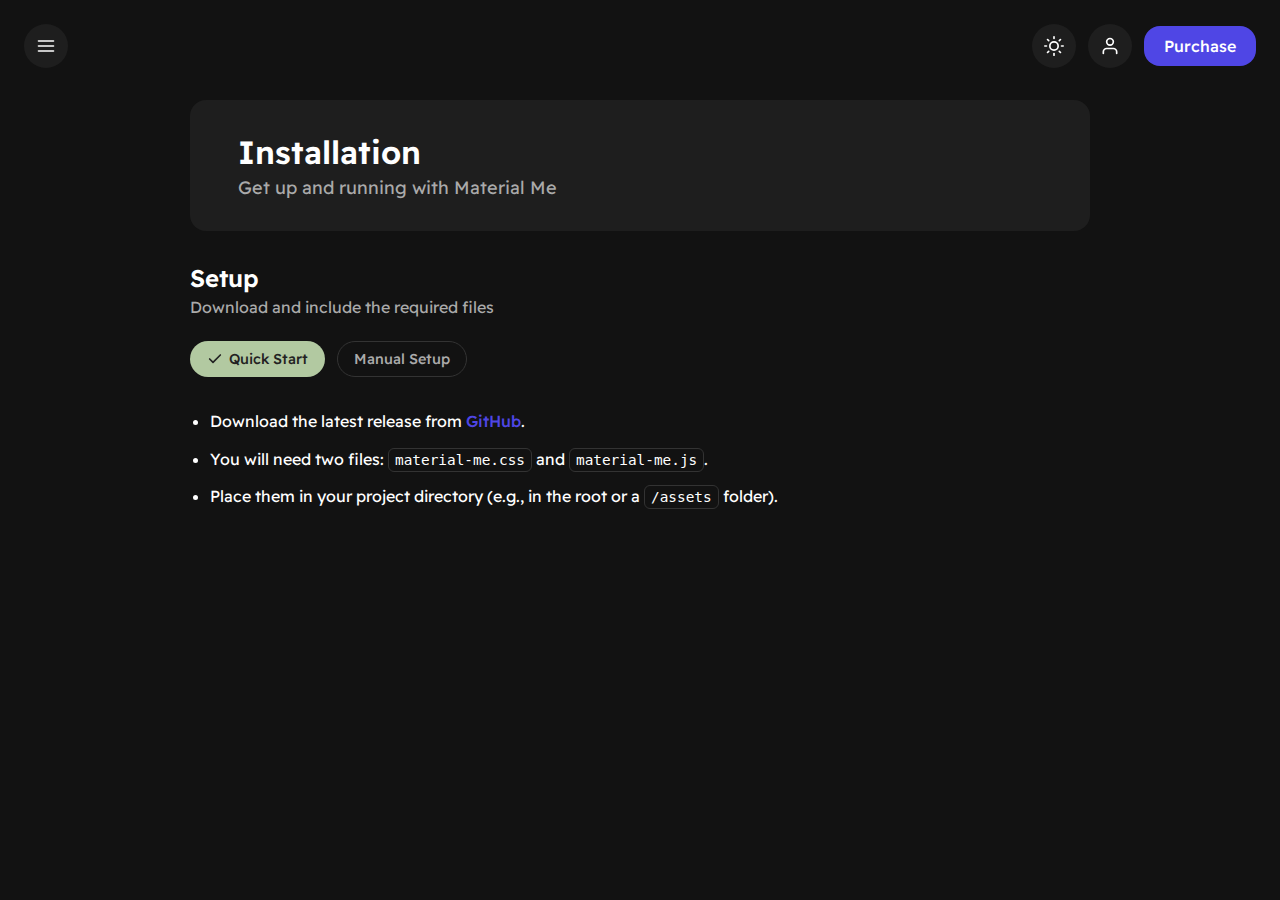
<file: installation.html>
<!DOCTYPE html>
<html lang="ru">

<head>
    <meta charset="UTF-8">
    <meta name="viewport" content="width=device-width, initial-scale=1.0">
    <title>Installation - Material Me</title>

    <link rel="stylesheet" href="style.css">
    <link rel="stylesheet" href="material-me.css">

    <style>
        .page-container {
            max-width: 900px;
            margin: 0 auto;
        }

        .installation-header {
            background-color: var(--bg-card);
            border-radius: 16px;
            padding: 32px 48px;
            margin-bottom: 32px;
        }

        .installation-header h1 {
            font-size: 2rem;
            font-weight: 600;
            color: var(--text-primary);
            margin: 0;
        }

        .installation-header p {
            font-size: 1.125rem;
            color: var(--text-secondary);
            margin: 4px 0 0 0;
        }

        .content-header h2 {
            font-size: 1.5rem;
            font-weight: 600;
            color: var(--text-primary);
            margin: 0;
        }

        .content-header p {
            font-size: 1rem;
            color: var(--text-secondary);
            margin: 4px 0 0 0;
        }

        .pills-nav {
            display: flex;
            gap: 12px;
            margin-top: 24px;
            margin-bottom: 32px;
        }

        .pill {
            display: inline-flex;
            align-items: center;
            gap: 6px;
            padding: 8px 16px;
            border-radius: 99px;
            font-weight: 500;
            font-size: 0.9rem;
            text-decoration: none;
            transition: all 0.3s ease;
            border: 1px solid transparent;
            cursor: pointer;
        }

        .pill {
            background-color: transparent;
            color: var(--text-secondary);
            border-color: var(--border-color);
        }

        .pill:not(.active):hover {
            background-color: var(--card-accent-bg);
            color: var(--card-accent-text);
            border-color: transparent;
        }

        .pill.active {
            background-color: var(--card-accent-bg);
            color: var(--card-accent-text);
            border-color: transparent;
        }

        .pill.active svg {
            stroke: var(--card-accent-text);
        }

        .instructions-list {
            padding-left: 20px;
            font-size: 1rem;
            line-height: 1.6;
            color: var(--text-primary);
            margin: 0;
        }

        /* Прячем панели по умолчанию, JS их переключит */
        #prerequisites-content,
        #installation-content {
            display: none;
        }

        .instructions-list li {
            margin-bottom: 12px;
        }

        .instructions-list li a {
            color: var(--color-purple);
            font-weight: 500;
            text-decoration: none;
            border-bottom: 1px solid transparent;
            transition: color 0.3s ease, border-color 0.3s ease;
        }

        .instructions-list li a:hover {
            color: var(--color-purple-hover);
            border-bottom-color: var(--color-purple-hover);
        }

        .instructions-list li code {
            font-family: 'Consolas', 'Monaco', monospace;
            background-color: var(--bg-main);
            padding: 3px 6px;
            border-radius: 6px;
            font-size: 0.9rem;
            border: 1px solid var(--border-color);
        }

        /* Стили для блоков кода внутри инструкций */
        .code-block {
            background-color: var(--bg-main);
            border: 1px solid var(--border-color);
            border-radius: 12px;
            padding: 16px;
            overflow-x: auto;
            margin-top: 8px;
            margin-bottom: 24px;
            font-family: 'Consolas', 'Monaco', monospace;
            font-size: 0.9rem;
            color: #C1D1E3;
        }

        .code-block .tag {
            color: #569CD6;
        }

        .code-block .attr {
            color: #9CDCFE;
        }

        .code-block .string {
            color: #CE9178;
        }

        .code-block .comment {
            color: #6A9955;
        }

        @media (max-width: 600px) {
            .installation-header {
                padding: 24px;
            }

            .pills-nav {
                flex-wrap: wrap;
            }
        }

        
    </style>
</head>

<body>

    <script>
        (function () {
            const savedTheme = localStorage.getItem("theme");
            if (savedTheme === "light") {
                document.body.classList.add("light-theme");
            }
        })();
    </script>

    <header class="header">
        <div class="overlay" id="overlay"></div>

        <aside class="sidebar" id="sidebar">
            <div class="sidebar-header">
                <button class="sidebar-close-btn" id="sidebar-close-btn"><svg xmlns="http://www.w3.org/2000/svg"
                        width="24" height="24" viewBox="0 0 24 24" fill="none" stroke="currentColor" stroke-width="2"
                        stroke-linecap="round" stroke-linejoin="round">
                        <line x1="18" y1="6" x2="6" y2="18"></line>
                        <line x1="6" y1="6" x2="18" y2="18"></line>
                    </svg></button>
            </div>
            <nav class="sidebar-nav">
                <ul>
                    <li><a href="./index.html">MaterialMe</a></li>
                    <li><a href="./installation.html">Installation</a></li>
                    <li><a href="#">FAQ</a></li>
                </ul>
                <h3 class="nav-category">TEMPLATES</h3>
                <ul>
                    <li><a href="#">Cally</a></li>
                    <li><a href="#">Dashboard</a></li>
                </ul>
                <h3 class="nav-category">COMPONENTS</h3>
                <ul>
                    <li><a href="./selection.html">Selection</a></li>
                    <li><a href="./slider.html">Sliders</a></li>
                    <li><a href="./tabs.html">Tabs</a></li>
                    <li><a href="./buttons.html">Buttons</a></li>
                </ul>
            </nav>
        </aside>

        <button class="burger-menu" aria-label="Открыть меню">
            <svg xmlns="http://www.w3.org/2000/svg" width="20" height="20" viewBox="0 0 24 24" fill="none"
                stroke="currentColor" stroke-width="2" stroke-linecap="round" stroke-linejoin="round">
                <line x1="3" y1="12" x2="21" y2="12"></line>
                <line x1="3" y1="6" x2="21" y2="6"></line>
                <line x1="3" y1="18" x2="21" y2="18"></line>
            </svg>
        </button>

        <div class="header-right">
            <button class="theme-toggle" id="theme-toggle" aria-label="Сменить тему">
                <svg class="icon-sun" xmlns="http://www.w3.org/2000/svg" width="24" height="24" viewBox="0 0 24 24"
                    fill="none" stroke="currentColor" stroke-width="2" stroke-linecap="round" stroke-linejoin="round">
                    <circle cx="12" cy="12" r="5"></circle>
                    <line x1="12" y1="1" x2="12" y2="3"></line>
                    <line x1="12" y1="21" x2="12" y2="23"></line>
                    <line x1="4.22" y1="4.22" x2="5.64" y2="5.64"></line>
                    <line x1="18.36" y1="18.36" x2="19.78" y2="19.78"></line>
                    <line x1="1" y1="12" x2="3" y2="12"></line>
                    <line x1="21" y1="12" x2="23" y2="12"></line>
                    <line x1="4.22" y1="19.78" x2="5.64" y2="18.36"></line>
                    <line x1="18.36" y1="5.64" x2="19.78" y2="4.22"></line>
                </svg>
                <svg class="icon-moon" xmlns="http://www.w3.org/2000/svg" width="24" height="24" viewBox="0 0 24 24"
                    fill="none" stroke="currentColor" stroke-width="2" stroke-linecap="round" stroke-linejoin="round">
                    <path d="M21 12.79A9 9 0 1 1 11.21 3 7 7 0 0 0 21 12.79z"></path>
                </svg>
            </button>

            <button class="user-icon-btn" aria-label="Профиль пользователя">
                <svg xmlns="http://www.w3.org/2000/svg" width="20" height="20" viewBox="0 0 24 24" fill="none"
                    stroke="currentColor" stroke-width="2" stroke-linecap="round" stroke-linejoin="round">
                    <path d="M20 21v-2a4 4 0 0 0-4-4H8a4 4 0 0 0-4 4v2"></path>
                    <circle cx="12" cy="7" r="4"></circle>
                </svg>
            </button>

            <a href="#" class="purchase-button">Purchase</a>
        </div>
    </header>

    <main>
        <div class="page-container">

            <div class="installation-header">
                <h1>Installation</h1>
                <p>Get up and running with Material Me</p>
            </div>

            <div class="content-header">
                <h2>Setup</h2>
                <p>Download and include the required files</p>
            </div>

            <div class="pills-nav">
                <a href="#" class="pill active" id="prereq-pill">
                    <svg width="16" height="16" viewBox="0 0 24 24" fill="none" xmlns="http://www.w3.org/2000/svg">
                        <path d="M20 6L9 17L4 12" stroke="currentColor" stroke-width="2.5" stroke-linecap="round"
                            stroke-linejoin="round" />
                    </svg>
                    Quick Start
                </a>
                <a href="#" class="pill" id="install-pill">
                    Manual Setup
                </a>
            </div>

            <div id="installation-tabs-content">

                <div id="prerequisites-content">
                    <ul class="instructions-list">
                        <li>Download the latest release from <a href="https://github.com/Dex719/materialme__min">GitHub</a>.</li>
                        <li>You will need two files: <code>material-me.css</code> and <code>material-me.js</code>.</li>
                        <li>Place them in your project directory (e.g., in the root or a <code>/assets</code> folder).
                        </li>
                    </ul>
                </div>

                <div id="installation-content">
                    <ul class="instructions-list">
                        <li>
                            <strong>1. Include CSS</strong><br>
                            Add the stylesheet link inside the <code>&lt;head&gt;</code> tag of your HTML file.
                            <div class="code-block">
                                <pre><code><span class="tag">&lt;link</span> <span class="attr">rel=</span><span class="string">"stylesheet"</span> <span class="attr">href=</span><span class="string">"material-me.css"</span><span class="tag">&gt;</span></code></pre>
                            </div>
                        </li>

                        <li>
                            <strong>2. Include JS</strong><br>
                            Add the script tag just before the closing <code>&lt;/body&gt;</code> tag. This script
                            handles interactive components like Sliders and Tabs.
                            <div class="code-block">
                                <pre><code><span class="tag">&lt;script</span> <span class="attr">src=</span><span class="string">"material-me.js"</span><span class="tag">&gt;&lt;/script&gt;</span></code></pre>
                            </div>
                        </li>

                        <li>
                            <strong>3. Ready to go!</strong><br>
                            You can now copy and paste components from the documentation directly into your project.
                        </li>
                    </ul>
                </div>

            </div>

        </div>
    </main>

    <script src="material-me.js"></script>
    <script src="app.js"></script>
</body>


</html>
</file>
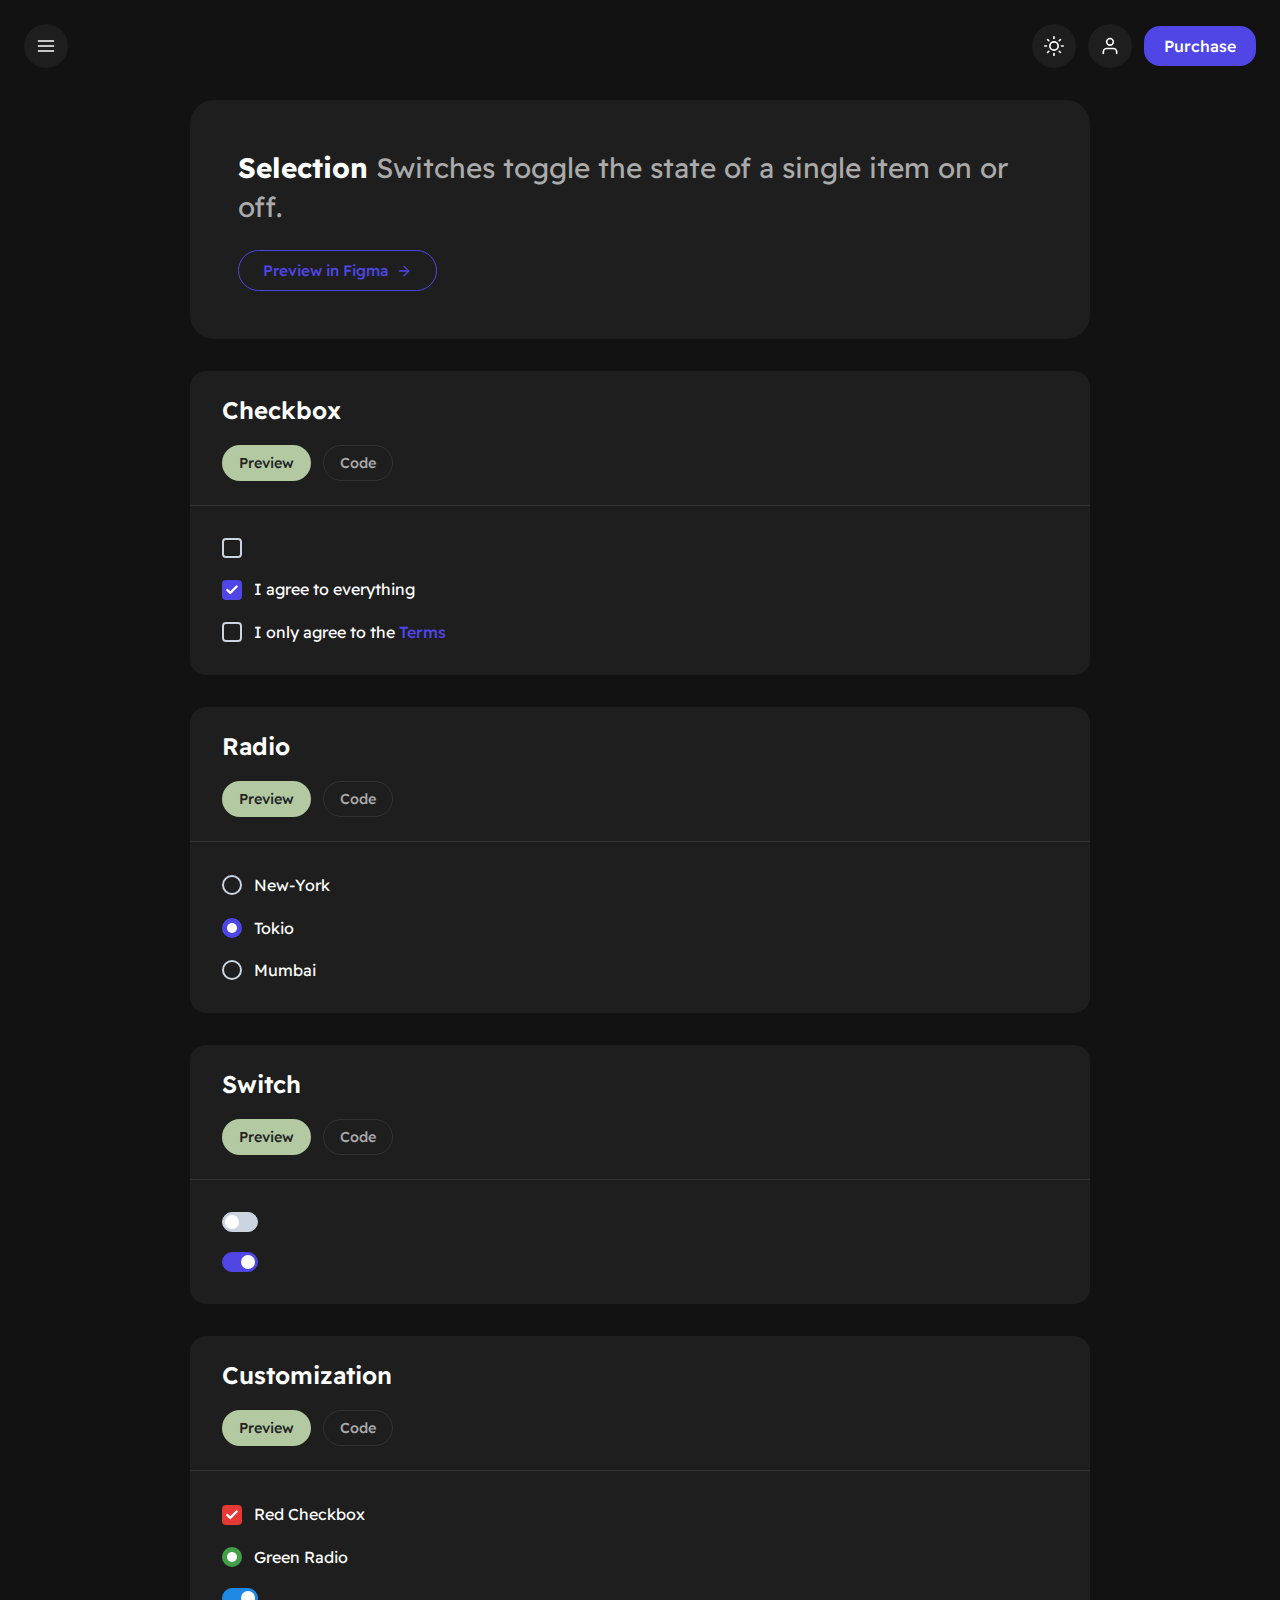
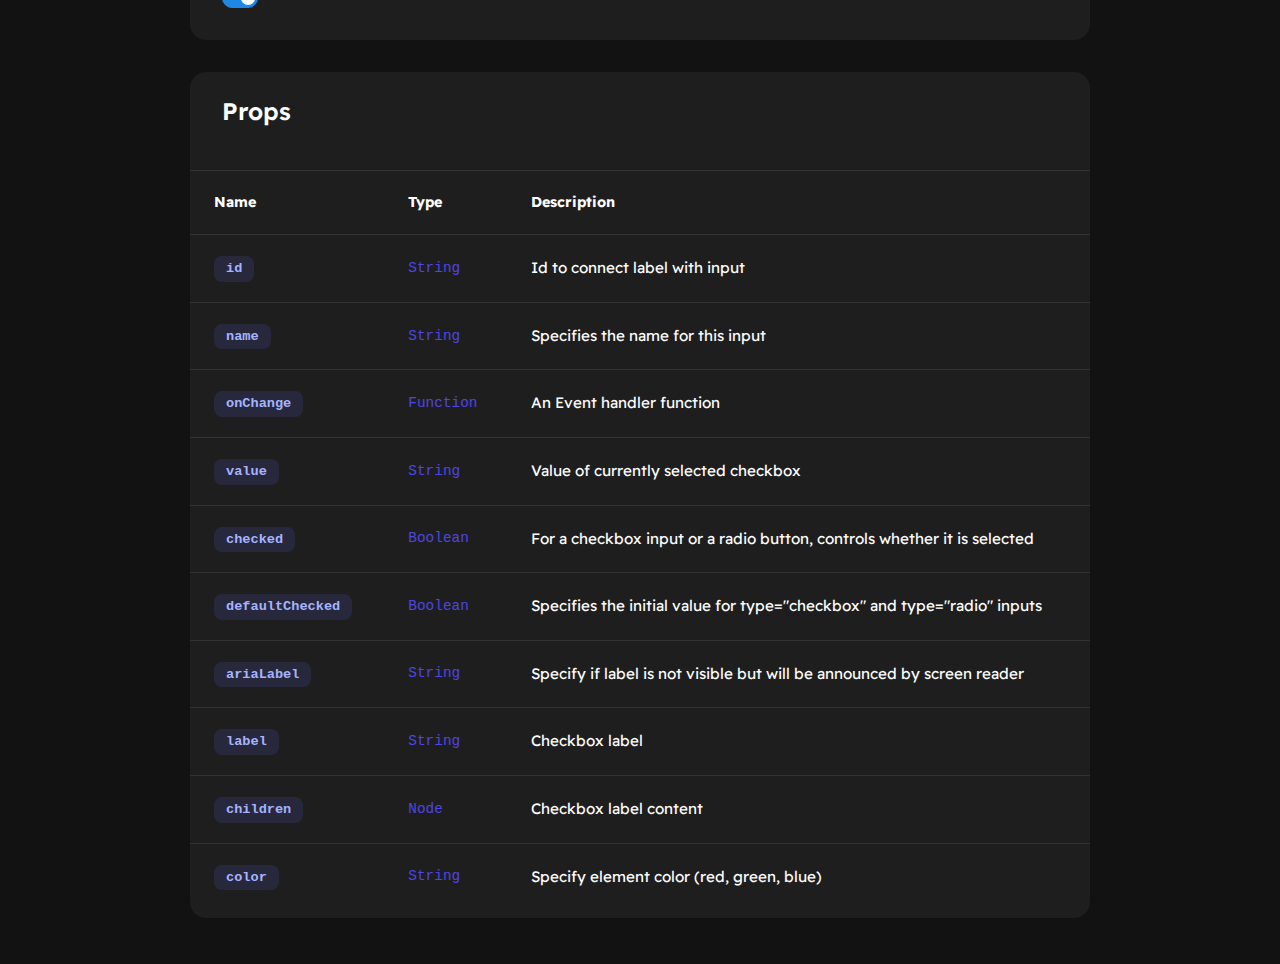
<file: selection.html>
<!DOCTYPE html>
<html lang="ru">

<head>
    <meta charset="UTF-8">
    <meta name="viewport" content="width=device-width, initial-scale=1.0">
    <title>Selection Controls - Material Me</title>
    <link rel="stylesheet" href="style.css">
    <link rel="stylesheet" href="material-me.css">
    <style>
        .page-container {
            max-width: 900px;
            margin: 0 auto;
        }

        .component-showcase {
            background-color: var(--bg-card);
            border-radius: 16px;
            margin-bottom: 32px;
            overflow: hidden;
        }

        .component-header {
            padding: 24px 32px;
            border-bottom: 1px solid var(--border-color);
        }

        .component-header h2 {
            font-size: 1.5rem;
            font-weight: 600;
            color: var(--text-primary);
            margin: 0;
            margin-bottom: 20px;
        }

        .pills-nav {
            display: flex;
            gap: 12px;
        }

        .pill {
            display: inline-flex;
            align-items: center;
            gap: 6px;
            padding: 8px 16px;
            border-radius: 99px;
            font-weight: 500;
            font-size: 0.9rem;
            text-decoration: none;
            transition: all 0.3s ease;
            border: 1px solid transparent;
            cursor: pointer;
            background-color: transparent;
            color: var(--text-secondary);
            border-color: var(--border-color);
        }

        .pill:not(.active):hover,
        .pill.active {
            background-color: var(--card-accent-bg);
            color: var(--card-accent-text);
            border-color: transparent;
        }

        .pill.active svg {
            stroke: var(--card-accent-text);
        }

        .tab-panel-container {
            padding: 32px;
        }

        .tab-panel {
            display: none;
        }

        .tab-panel.code-panel.active {
            display: block;
        }

        .tab-panel.preview-panel.active {
            display: flex;
            flex-direction: column;
            gap: 20px;
        }

        .code-panel pre {
            background-color: var(--bg-main);
            border-radius: 12px;
            padding: 16px;
            overflow-x: auto;
            color: #C1D1E3;
            font-size: 0.9rem;
        }

        @media (max-width: 600px) {
            .component-header {
                padding: 24px;
            }
        }

        /* Обновить и добавить в <style> */

        .code-wrapper {
            position: relative;
            margin: 0;
        }

        .code-panel pre {
            background-color: var(--bg-main);
            border-radius: 12px;
            padding: 16px;
            padding-right: 50px;
            /* Место для кнопки */
            overflow-x: auto;
            color: #C1D1E3;
            font-size: 0.9rem;
            margin: 0;
        }

        .copy-btn {
            position: absolute;
            top: 8px;
            right: 8px;
            background: rgba(255, 255, 255, 0.1);
            border: 1px solid var(--border-color);
            border-radius: 6px;
            width: 32px;
            height: 32px;
            display: flex;
            align-items: center;
            justify-content: center;
            cursor: pointer;
            color: var(--text-secondary);
            transition: all 0.2s ease;
            padding: 0;
            z-index: 2;
        }

        .copy-btn:hover {
            background: var(--bg-card-hover);
            color: var(--color-purple);
            border-color: var(--color-purple);
        }
    </style>
</head>

<body>
    <script>
        (function () {
            const savedTheme = localStorage.getItem("theme");
            if (savedTheme === "light") { document.body.classList.add("light-theme"); }
        })();
    </script>
    <header class="header">
        <div class="overlay" id="overlay"></div>
        <aside class="sidebar" id="sidebar">
            <div class="sidebar-header">
                <button class="sidebar-close-btn" id="sidebar-close-btn"><svg xmlns="http://www.w3.org/2000/svg"
                        width="24" height="24" viewBox="0 0 24 24" fill="none" stroke="currentColor" stroke-width="2"
                        stroke-linecap="round" stroke-linejoin="round">
                        <line x1="18" y1="6" x2="6" y2="18"></line>
                        <line x1="6" y1="6" x2="18" y2="18"></line>
                    </svg></button>
            </div>
            <nav class="sidebar-nav">
                <ul>
                    <li><a href="./index.html">MaterialMe</a></li>
                    <li><a href="./installation.html">Installation</a></li>
                    <li><a href="#">FAQ</a></li>
                </ul>
                <h3 class="nav-category">TEMPLATES</h3>
                <ul>
                    <li><a href="#">Cally</a></li>
                    <li><a href="#">Dashboard</a></li>
                </ul>
                <h3 class="nav-category">COMPONENTS</h3>
                <ul>
                    <li><a href="./selection.html">Selection</a></li>
                    <li><a href="./slider.html">Sliders</a></li>
                    <li><a href="./tabs.html">Tabs</a></li>
                    <li><a href="./buttons.html">Buttons</a></li>
                </ul>
            </nav>
        </aside>
        <button class="burger-menu"><svg xmlns="http://www.w3.org/2000/svg" width="20" height="20" viewBox="0 0 24 24"
                fill="none" stroke="currentColor" stroke-width="2" stroke-linecap="round" stroke-linejoin="round">
                <line x1="3" y1="12" x2="21" y2="12"></line>
                <line x1="3" y1="6" x2="21" y2="6"></line>
                <line x1="3" y1="18" x2="21" y2="18"></line>
            </svg></button>
        <div class="header-right">
            <button class="theme-toggle" id="theme-toggle"><svg class="icon-sun" xmlns="http://www.w3.org/2000/svg"
                    width="24" height="24" viewBox="0 0 24 24" fill="none" stroke="currentColor" stroke-width="2"
                    stroke-linecap="round" stroke-linejoin="round">
                    <circle cx="12" cy="12" r="5"></circle>
                    <line x1="12" y1="1" x2="12" y2="3"></line>
                    <line x1="12" y1="21" x2="12" y2="23"></line>
                    <line x1="4.22" y1="4.22" x2="5.64" y2="5.64"></line>
                    <line x1="18.36" y1="18.36" x2="19.78" y2="19.78"></line>
                    <line x1="1" y1="12" x2="3" y2="12"></line>
                    <line x1="21" y1="12" x2="23" y2="12"></line>
                    <line x1="4.22" y1="19.78" x2="5.64" y2="18.36"></line>
                    <line x1="18.36" y1="5.64" x2="19.78" y2="4.22"></line>
                </svg><svg class="icon-moon" xmlns="http://www.w3.org/2000/svg" width="24" height="24"
                    viewBox="0 0 24 24" fill="none" stroke="currentColor" stroke-width="2" stroke-linecap="round"
                    stroke-linejoin="round">
                    <path d="M21 12.79A9 9 0 1 1 11.21 3 7 7 0 0 0 21 12.79z"></path>
                </svg></button>
            <button class="user-icon-btn"><svg xmlns="http://www.w3.org/2000/svg" width="20" height="20"
                    viewBox="0 0 24 24" fill="none" stroke="currentColor" stroke-width="2" stroke-linecap="round"
                    stroke-linejoin="round">
                    <path d="M20 21v-2a4 4 0 0 0-4-4H8a4 4 0 0 0-4 4v2"></path>
                    <circle cx="12" cy="7" r="4"></circle>
                </svg></button>
            <a href="#" class="purchase-button">Purchase</a>
        </div>
    </header>

    <main>
        <div class="page-container">
            <div class="intro-header-card">
                <h1><span class="intro-title">Selection</span><span class="intro-desc">Switches toggle the state of a
                        single item on or off.</span></h1>
                <a href="#" class="figma-btn">Preview in Figma <svg width="16" height="16" viewBox="0 0 24 24"
                        fill="none" stroke="currentColor" stroke-width="2" stroke-linecap="round"
                        stroke-linejoin="round">
                        <line x1="5" y1="12" x2="19" y2="12"></line>
                        <polyline points="12 5 19 12 12 19"></polyline>
                    </svg></a>
            </div>

            <div class="component-showcase">
                <div class="component-header">
                    <h2>Checkbox</h2>
                    <div class="pills-nav"><a href="#" class="pill active" data-tab="preview-checkbox">Preview</a><a
                            href="#" class="pill" data-tab="code-checkbox">Code</a></div>
                </div>
                <div class="tab-panel-container">
                    <div class="tab-panel preview-panel active" id="preview-checkbox">
                        <label class="mm-checkbox"><input type="checkbox"><span class="mm-visual"><span
                                    class="mm-visual-icon"></span></span></label>
                        <label class="mm-checkbox"><input type="checkbox" checked><span class="mm-visual"><span
                                    class="mm-visual-icon"></span></span><span class="mm-label">I agree to
                                everything</span></label>
                        <label class="mm-checkbox"><input type="checkbox"><span class="mm-visual"><span
                                    class="mm-visual-icon"></span></span><span class="mm-label">I only agree to the <a
                                    href="#">Terms</a></span></label>
                    </div>
                    <div class="tab-panel code-panel" id="code-checkbox">
                        <div class="code-wrapper">
                            <button class="copy-btn" title="Copy code">
                                <svg xmlns="http://www.w3.org/2000/svg" width="16" height="16" fill="none"
                                    viewBox="0 0 24 24" stroke="currentColor" stroke-width="2">
                                    <rect x="9" y="9" width="13" height="13" rx="2" ry="2"></rect>
                                    <path d="M5 15H4a2 2 0 0 1-2-2V4a2 2 0 0 1 2-2h9a2 2 0 0 1 2 2v1"></path>
                                </svg>
                            </button>
                            <pre><code><span class="comment">&lt;!-- Basic Checkbox --&gt;</span>
<span class="tag">&lt;label</span> <span class="attr">class=</span><span class="string">"mm-checkbox"</span><span class="tag">&gt;</span>
    <span class="tag">&lt;input</span> <span class="attr">type=</span><span class="string">"checkbox"</span><span class="tag">&gt;</span>
    <span class="tag">&lt;span</span> <span class="attr">class=</span><span class="string">"mm-visual"</span><span class="tag">&gt;</span>
        <span class="tag">&lt;span</span> <span class="attr">class=</span><span class="string">"mm-visual-icon"</span><span class="tag">&gt;&lt;/span&gt;</span>
    <span class="tag">&lt;/span&gt;</span>
<span class="tag">&lt;/label&gt;</span>

<span class="comment">&lt;!-- With Label --&gt;</span>
<span class="tag">&lt;label</span> <span class="attr">class=</span><span class="string">"mm-checkbox"</span><span class="tag">&gt;</span>
    <span class="tag">&lt;input</span> <span class="attr">type=</span><span class="string">"checkbox"</span> <span class="attr">checked</span><span class="tag">&gt;</span>
    <span class="tag">&lt;span</span> <span class="attr">class=</span><span class="string">"mm-visual"</span><span class="tag">&gt;</span>
        <span class="tag">&lt;span</span> <span class="attr">class=</span><span class="string">"mm-visual-icon"</span><span class="tag">&gt;&lt;/span&gt;</span>
    <span class="tag">&lt;/span&gt;</span>
    <span class="tag">&lt;span</span> <span class="attr">class=</span><span class="string">"mm-label"</span><span class="tag">&gt;</span>I agree<span class="tag">&lt;/span&gt;</span>
<span class="tag">&lt;/label&gt;</span></code></pre>
                        </div>
                    </div>
                </div>
            </div>

            <div class="component-showcase">
                <div class="component-header">
                    <h2>Radio</h2>
                    <div class="pills-nav"><a href="#" class="pill active" data-tab="preview-radio">Preview</a><a
                            href="#" class="pill" data-tab="code-radio">Code</a></div>
                </div>
                <div class="tab-panel-container">
                    <div class="tab-panel preview-panel active" id="preview-radio">
                        <label class="mm-radio"><input type="radio" name="city"><span class="mm-visual"><span
                                    class="mm-visual-dot"></span></span><span class="mm-label">New-York</span></label>
                        <label class="mm-radio"><input type="radio" name="city" checked><span class="mm-visual"><span
                                    class="mm-visual-dot"></span></span><span class="mm-label">Tokio</span></label>
                        <label class="mm-radio"><input type="radio" name="city"><span class="mm-visual"><span
                                    class="mm-visual-dot"></span></span><span class="mm-label">Mumbai</span></label>
                    </div>
                    <div class="tab-panel code-panel" id="code-radio">
                        <div class="code-wrapper">
                            <button class="copy-btn" title="Copy code">
                                <svg xmlns="http://www.w3.org/2000/svg" width="16" height="16" fill="none"
                                    viewBox="0 0 24 24" stroke="currentColor" stroke-width="2">
                                    <rect x="9" y="9" width="13" height="13" rx="2" ry="2"></rect>
                                    <path d="M5 15H4a2 2 0 0 1-2-2V4a2 2 0 0 1 2-2h9a2 2 0 0 1 2 2v1"></path>
                                </svg>
                            </button>
                            <pre><code><span class="comment">&lt;!-- Group radios by name attribute --&gt;</span>
<span class="tag">&lt;label</span> <span class="attr">class=</span><span class="string">"mm-radio"</span><span class="tag">&gt;</span>
    <span class="tag">&lt;input</span> <span class="attr">type=</span><span class="string">"radio"</span> <span class="attr">name=</span><span class="string">"city"</span> <span class="attr">value=</span><span class="string">"ny"</span><span class="tag">&gt;</span>
    <span class="tag">&lt;span</span> <span class="attr">class=</span><span class="string">"mm-visual"</span><span class="tag">&gt;</span>
        <span class="tag">&lt;span</span> <span class="attr">class=</span><span class="string">"mm-visual-dot"</span><span class="tag">&gt;&lt;/span&gt;</span>
    <span class="tag">&lt;/span&gt;</span>
    <span class="tag">&lt;span</span> <span class="attr">class=</span><span class="string">"mm-label"</span><span class="tag">&gt;</span>New-York<span class="tag">&lt;/span&gt;</span>
<span class="tag">&lt;/label&gt;</span>

<span class="tag">&lt;label</span> <span class="attr">class=</span><span class="string">"mm-radio"</span><span class="tag">&gt;</span>
    <span class="tag">&lt;input</span> <span class="attr">type=</span><span class="string">"radio"</span> <span class="attr">name=</span><span class="string">"city"</span> <span class="attr">value=</span><span class="string">"tk"</span> <span class="attr">checked</span><span class="tag">&gt;</span>
    <span class="tag">&lt;span</span> <span class="attr">class=</span><span class="string">"mm-visual"</span><span class="tag">&gt;</span>
        <span class="tag">&lt;span</span> <span class="attr">class=</span><span class="string">"mm-visual-dot"</span><span class="tag">&gt;&lt;/span&gt;</span>
    <span class="tag">&lt;/span&gt;</span>
    <span class="tag">&lt;span</span> <span class="attr">class=</span><span class="string">"mm-label"</span><span class="tag">&gt;</span>Tokio<span class="tag">&lt;/span&gt;</span>
<span class="tag">&lt;/label&gt;</span></code></pre>
                        </div>
                    </div>
                </div>
            </div>

            <div class="component-showcase">
                <div class="component-header">
                    <h2>Switch</h2>
                    <div class="pills-nav"><a href="#" class="pill active" data-tab="preview-switch">Preview</a><a
                            href="#" class="pill" data-tab="code-switch">Code</a></div>
                </div>
                <div class="tab-panel-container">
                    <div class="tab-panel preview-panel active" id="preview-switch">
                        <label class="mm-switch"><input type="checkbox"><span class="mm-visual"><span
                                    class="mm-visual-thumb"></span></span></label>
                        <label class="mm-switch"><input type="checkbox" checked><span class="mm-visual"><span
                                    class="mm-visual-thumb"></span></span></label>
                    </div>
                    <div class="tab-panel code-panel" id="code-switch">
                        <div class="code-wrapper">
                            <button class="copy-btn" title="Copy code">
                                <svg xmlns="http://www.w3.org/2000/svg" width="16" height="16" fill="none"
                                    viewBox="0 0 24 24" stroke="currentColor" stroke-width="2">
                                    <rect x="9" y="9" width="13" height="13" rx="2" ry="2"></rect>
                                    <path d="M5 15H4a2 2 0 0 1-2-2V4a2 2 0 0 1 2-2h9a2 2 0 0 1 2 2v1"></path>
                                </svg>
                            </button>
                            <pre><code><span class="comment">&lt;!-- Toggle Switch --&gt;</span>
<span class="tag">&lt;label</span> <span class="attr">class=</span><span class="string">"mm-switch"</span><span class="tag">&gt;</span>
    <span class="tag">&lt;input</span> <span class="attr">type=</span><span class="string">"checkbox"</span><span class="tag">&gt;</span>
    <span class="tag">&lt;span</span> <span class="attr">class=</span><span class="string">"mm-visual"</span><span class="tag">&gt;</span>
        <span class="tag">&lt;span</span> <span class="attr">class=</span><span class="string">"mm-visual-thumb"</span><span class="tag">&gt;&lt;/span&gt;</span>
    <span class="tag">&lt;/span&gt;</span>
<span class="tag">&lt;/label&gt;</span>

<span class="comment">&lt;!-- With Label --&gt;</span>
<span class="tag">&lt;label</span> <span class="attr">class=</span><span class="string">"mm-switch"</span><span class="tag">&gt;</span>
    <span class="tag">&lt;input</span> <span class="attr">type=</span><span class="string">"checkbox"</span> <span class="attr">checked</span><span class="tag">&gt;</span>
    <span class="tag">&lt;span</span> <span class="attr">class=</span><span class="string">"mm-visual"</span><span class="tag">&gt;</span>
        <span class="tag">&lt;span</span> <span class="attr">class=</span><span class="string">"mm-visual-thumb"</span><span class="tag">&gt;&lt;/span&gt;</span>
    <span class="tag">&lt;/span&gt;</span>
    <span class="tag">&lt;span</span> <span class="attr">class=</span><span class="string">"mm-label"</span><span class="tag">&gt;</span>Airplane Mode<span class="tag">&lt;/span&gt;</span>
<span class="tag">&lt;/label&gt;</span></code></pre>
                        </div>
                    </div>
                </div>
            </div>

            <div class="component-showcase">
                <div class="component-header">
                    <h2>Customization</h2>
                    <div class="pills-nav"><a href="#" class="pill active" data-tab="preview-custom">Preview</a><a
                            href="#" class="pill" data-tab="code-custom">Code</a></div>
                </div>
                <div class="tab-panel-container">
                    <div class="tab-panel preview-panel active" id="preview-custom">
                        <label class="mm-checkbox mm-color-red"><input type="checkbox" checked><span
                                class="mm-visual"><span class="mm-visual-icon"></span></span><span class="mm-label">Red
                                Checkbox</span></label>
                        <label class="mm-radio mm-color-green"><input type="radio" name="color-radio" checked><span
                                class="mm-visual"><span class="mm-visual-dot"></span></span><span class="mm-label">Green
                                Radio</span></label>
                        <label class="mm-switch mm-color-blue"><input type="checkbox" checked><span
                                class="mm-visual"><span class="mm-visual-thumb"></span></span></label>
                    </div>
                    <div class="tab-panel code-panel" id="code-custom">
                        <div class="code-wrapper">
                            <button class="copy-btn" title="Copy code">
                                <svg xmlns="http://www.w3.org/2000/svg" width="16" height="16" fill="none"
                                    viewBox="0 0 24 24" stroke="currentColor" stroke-width="2">
                                    <rect x="9" y="9" width="13" height="13" rx="2" ry="2"></rect>
                                    <path d="M5 15H4a2 2 0 0 1-2-2V4a2 2 0 0 1 2-2h9a2 2 0 0 1 2 2v1"></path>
                                </svg>
                            </button>
                            <pre><code><span class="comment">&lt;!-- Available colors: red, green, blue --&gt;</span>

<span class="tag">&lt;label</span> <span class="attr">class=</span><span class="string">"mm-checkbox mm-color-red"</span><span class="tag">&gt;</span>...<span class="tag">&lt;/label&gt;</span>

<span class="tag">&lt;label</span> <span class="attr">class=</span><span class="string">"mm-radio mm-color-green"</span><span class="tag">&gt;</span>...<span class="tag">&lt;/label&gt;</span>

<span class="tag">&lt;label</span> <span class="attr">class=</span><span class="string">"mm-switch mm-color-blue"</span><span class="tag">&gt;</span>...<span class="tag">&lt;/label&gt;</span></code></pre>
                        </div>
                    </div>
                </div>
            </div>

            <div class="component-showcase">
                <div class="component-header">
                    <h2>Props</h2>
                </div>
                <div class="table-wrapper">
                    <table class="api-table">
                        <thead>
                            <tr>
                                <th>Name</th>
                                <th>Type</th>
                                <th>Description</th>
                            </tr>
                        </thead>
                        <tbody>
                            <tr>
                                <td><span class="prop-badge">id</span></td>
                                <td class="prop-type">String</td>
                                <td>Id to connect label with input</td>
                            </tr>
                            <tr>
                                <td><span class="prop-badge">name</span></td>
                                <td class="prop-type">String</td>
                                <td>Specifies the name for this input</td>
                            </tr>
                            <tr>
                                <td><span class="prop-badge">onChange</span></td>
                                <td class="prop-type">Function</td>
                                <td>An Event handler function</td>
                            </tr>
                            <tr>
                                <td><span class="prop-badge">value</span></td>
                                <td class="prop-type">String</td>
                                <td>Value of currently selected checkbox</td>
                            </tr>
                            <tr>
                                <td><span class="prop-badge">checked</span></td>
                                <td class="prop-type">Boolean</td>
                                <td>For a checkbox input or a radio button, controls whether it is selected</td>
                            </tr>
                            <tr>
                                <td><span class="prop-badge">defaultChecked</span></td>
                                <td class="prop-type">Boolean</td>
                                <td>Specifies the initial value for type="checkbox" and type="radio" inputs</td>
                            </tr>
                            <tr>
                                <td><span class="prop-badge">ariaLabel</span></td>
                                <td class="prop-type">String</td>
                                <td>Specify if label is not visible but will be announced by screen reader</td>
                            </tr>
                            <tr>
                                <td><span class="prop-badge">label</span></td>
                                <td class="prop-type">String</td>
                                <td>Checkbox label</td>
                            </tr>
                            <tr>
                                <td><span class="prop-badge">children</span></td>
                                <td class="prop-type">Node</td>
                                <td>Checkbox label content</td>
                            </tr>
                            <tr>
                                <td><span class="prop-badge">color</span></td>
                                <td class="prop-type">String</td>
                                <td>Specify element color (red, green, blue)</td>
                            </tr>
                        </tbody>
                    </table>
                </div>
            </div>
        </div>
    </main>
    <script src="material-me.js"></script>
    <script src="app.js"></script>
    <script>
    // Логика кнопки копирования
    document.querySelectorAll('.copy-btn').forEach(btn => {
        btn.addEventListener('click', () => {
            const codeBlock = btn.nextElementSibling.querySelector('code');
            const textToCopy = codeBlock.innerText;

            navigator.clipboard.writeText(textToCopy).then(() => {
                const originalHTML = btn.innerHTML;
                // Галочка
                btn.innerHTML = '<svg xmlns="http://www.w3.org/2000/svg" width="16" height="16" fill="none" viewBox="0 0 24 24" stroke="currentColor" stroke-width="2"><polyline points="20 6 9 17 4 12"></polyline></svg>';
                btn.style.color = 'var(--color-green)';
                btn.style.borderColor = 'var(--color-green)';
                
                setTimeout(() => {
                    btn.innerHTML = originalHTML;
                    btn.style.color = '';
                    btn.style.borderColor = '';
                }, 2000);
            });
        });
    });
</script>
</body>

</html>
</file>
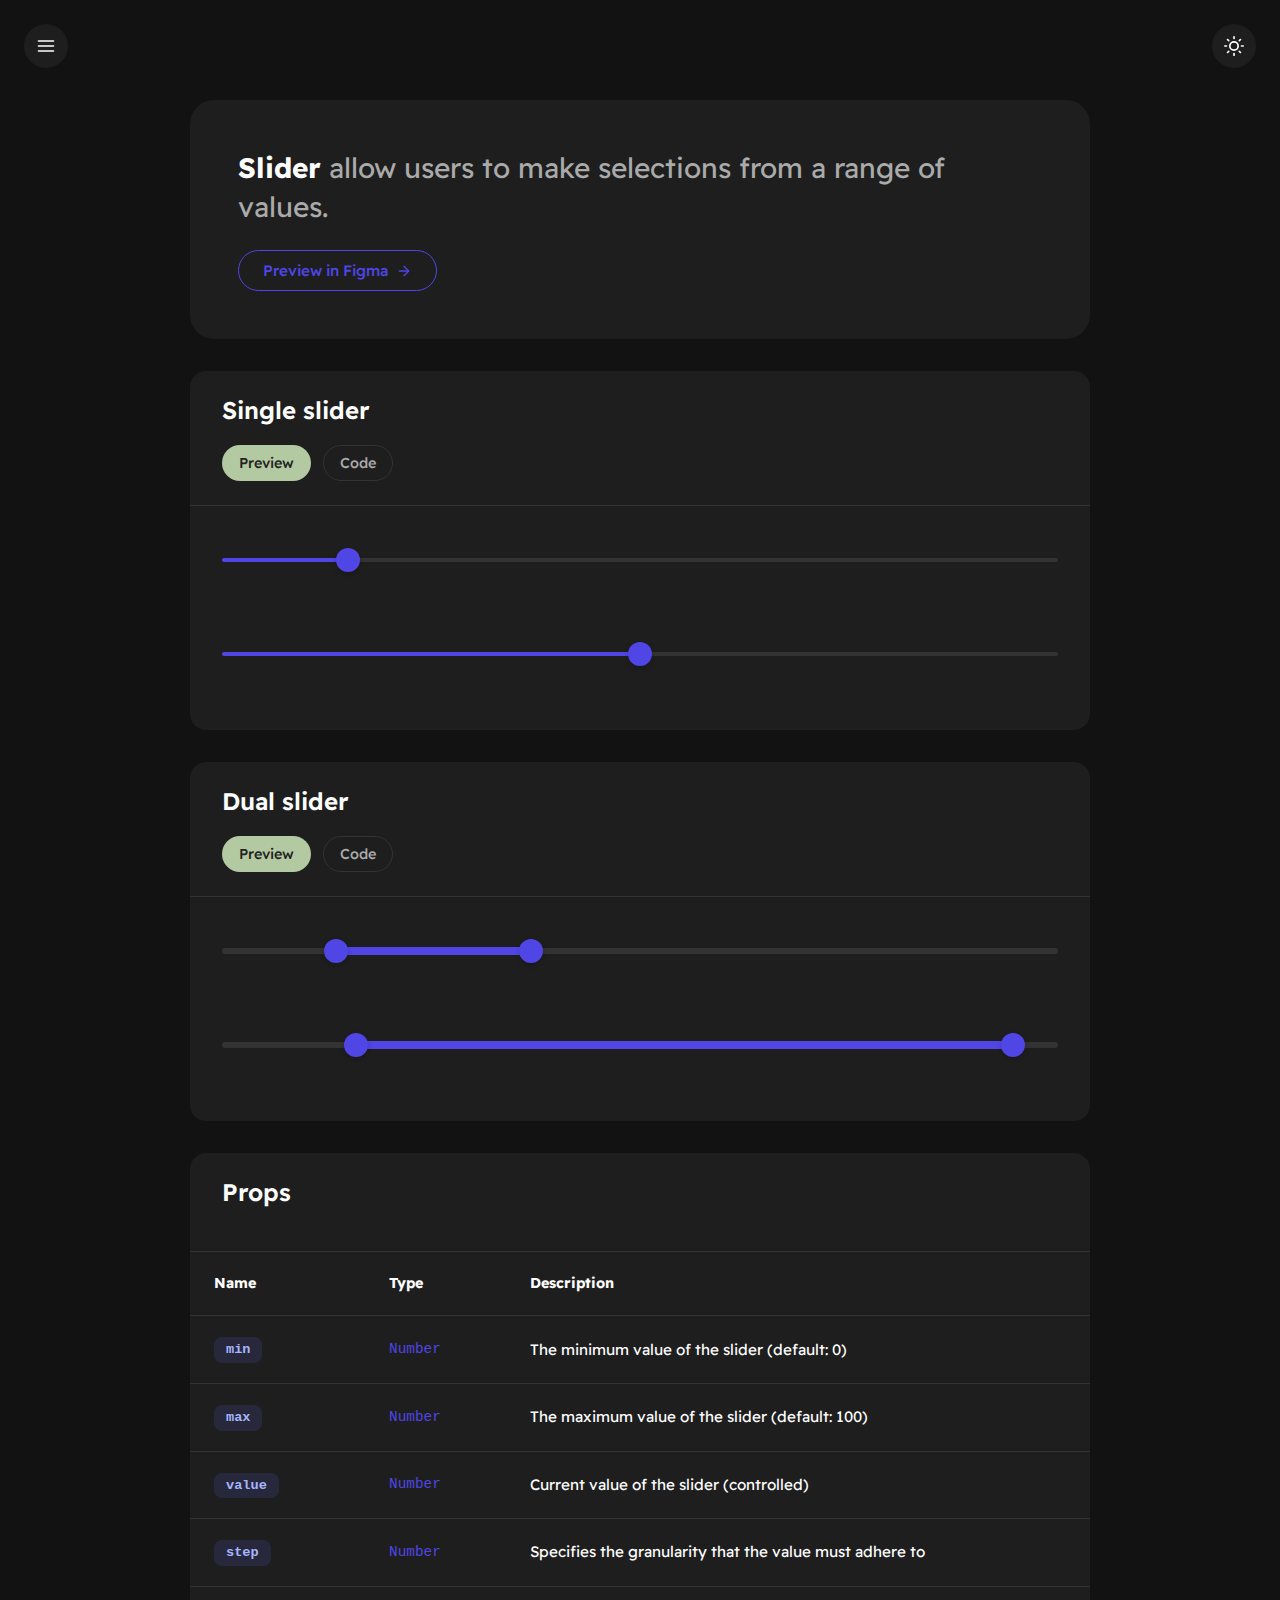
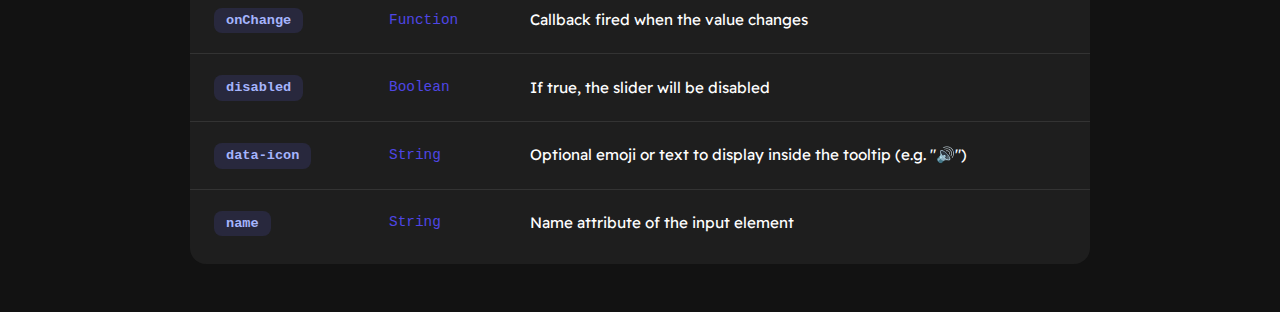
<file: slider.html>
<!DOCTYPE html>
<html lang="ru">

<head>
    <meta charset="UTF-8">
    <meta name="viewport" content="width=device-width, initial-scale=1.0">
    <title>Sliders - Material Me</title>
    <link rel="stylesheet" href="style.css">
    <link rel="stylesheet" href="material-me.css">
    <style>
        .page-container {
            max-width: 900px;
            margin: 0 auto;
        }

        .component-showcase {
            background-color: var(--bg-card);
            border-radius: 16px;
            margin-bottom: 32px;
        }

        .component-header {
            padding: 24px 32px;
            border-bottom: 1px solid var(--border-color);
        }

        .component-header h2 {
            font-size: 1.5rem;
            font-weight: 600;
            color: var(--text-primary);
            margin: 0;
            margin-bottom: 20px;
        }

        .pills-nav {
            display: flex;
            gap: 12px;
        }

        .pill {
            display: inline-flex;
            align-items: center;
            gap: 6px;
            padding: 8px 16px;
            border-radius: 99px;
            font-weight: 500;
            font-size: 0.9rem;
            text-decoration: none;
            transition: all 0.3s ease;
            border: 1px solid var(--border-color);
            cursor: pointer;
            background-color: transparent;
            color: var(--text-secondary);
            user-select: none;
        }

        .pill:hover,
        .pill.active {
            background-color: var(--card-accent-bg);
            color: var(--card-accent-text);
            border-color: transparent;
        }

        .pill.active svg {
            stroke: var(--card-accent-text);
        }

        .tab-panel-container {
            padding: 32px 32px 64px 32px;
            position: relative;
        }

        .tab-panel {
            display: none !important;
        }

        .tab-panel.preview-panel.active {
            display: flex !important;
            flex-direction: column;
            gap: 60px;
        }

        .tab-panel.code-panel.active {
            display: block !important;
        }

        .code-panel pre {
            background-color: var(--bg-main);
            border-radius: 12px;
            padding: 16px;
            overflow-x: auto;
            color: #C1D1E3;
            margin: 0;
        }

        .code-wrapper {
            position: relative;
            margin: 0;
        }

        .code-panel pre {
            padding-right: 50px;
        }

        .copy-btn {
            position: absolute;
            top: 8px;
            right: 8px;
            background: rgba(255, 255, 255, 0.1);
            border: 1px solid var(--border-color);
            border-radius: 6px;
            width: 32px;
            height: 32px;
            display: flex;
            align-items: center;
            justify-content: center;
            cursor: pointer;
            color: var(--text-secondary);
            transition: all 0.2s ease;
            padding: 0;
            z-index: 2;
        }

        .copy-btn:hover {
            background: var(--bg-card-hover);
            color: var(--color-purple);
            border-color: var(--color-purple);
        }
    </style>
</head>

<body>
    <script>
        (function () {
            const savedTheme = localStorage.getItem("theme");
            if (savedTheme === "light") { document.body.classList.add("light-theme"); }
        })();
    </script>
    <header class="header">
        <div class="overlay" id="overlay"></div>
        <aside class="sidebar" id="sidebar">
            <div class="sidebar-header">
                <button class="sidebar-close-btn" id="sidebar-close-btn"><svg xmlns="http://www.w3.org/2000/svg"
                        width="24" height="24" viewBox="0 0 24 24" fill="none" stroke="currentColor" stroke-width="2"
                        stroke-linecap="round" stroke-linejoin="round">
                        <line x1="18" y1="6" x2="6" y2="18"></line>
                        <line x1="6" y1="6" x2="18" y2="18"></line>
                    </svg></button>
            </div>
            <nav class="sidebar-nav">
                <ul>
                    <li><a href="./index.html">MaterialMe</a></li>
                    <li><a href="./installation.html">Installation</a></li>
                    <li><a href="#">FAQ</a></li>
                </ul>
                <h3 class="nav-category">TEMPLATES</h3>
                <ul>
                    <li><a href="#">Cally</a></li>
                    <li><a href="#">Dashboard</a></li>
                </ul>
                <h3 class="nav-category">COMPONENTS</h3>
                <ul>
                    <li><a href="./selection.html">Selection</a></li>
                    <li><a href="./slider.html">Sliders</a></li>
                    <li><a href="./tabs.html">Tabs</a></li>
                    <li><a href="./buttons.html">Buttons</a></li>
                </ul>
            </nav>
        </aside>
        <button class="burger-menu"><svg xmlns="http://www.w3.org/2000/svg" width="20" height="20" viewBox="0 0 24 24"
                fill="none" stroke="currentColor" stroke-width="2" stroke-linecap="round" stroke-linejoin="round">
                <line x1="3" y1="12" x2="21" y2="12"></line>
                <line x1="3" y1="6" x2="21" y2="6"></line>
                <line x1="3" y1="18" x2="21" y2="18"></line>
            </svg></button>
        <div class="header-right"><button class="theme-toggle" id="theme-toggle"><svg class="icon-sun"
                    xmlns="http://www.w3.org/2000/svg" width="24" height="24" viewBox="0 0 24 24" fill="none"
                    stroke="currentColor" stroke-width="2" stroke-linecap="round" stroke-linejoin="round">
                    <circle cx="12" cy="12" r="5"></circle>
                    <line x1="12" y1="1" x2="12" y2="3"></line>
                    <line x1="12" y1="21" x2="12" y2="23"></line>
                    <line x1="4.22" y1="4.22" x2="5.64" y2="5.64"></line>
                    <line x1="18.36" y1="18.36" x2="19.78" y2="19.78"></line>
                    <line x1="1" y1="12" x2="3" y2="12"></line>
                    <line x1="21" y1="12" x2="23" y2="12"></line>
                    <line x1="4.22" y1="19.78" x2="5.64" y2="18.36"></line>
                    <line x1="18.36" y1="5.64" x2="19.78" y2="4.22"></line>
                </svg><svg class="icon-moon" xmlns="http://www.w3.org/2000/svg" width="24" height="24"
                    viewBox="0 0 24 24" fill="none" stroke="currentColor" stroke-width="2" stroke-linecap="round"
                    stroke-linejoin="round">
                    <path d="M21 12.79A9 9 0 1 1 11.21 3 7 7 0 0 0 21 12.79z"></path>
                </svg></button></div>
    </header>

    <main>
        <div class="page-container">
            <div class="intro-header-card">
                <h1><span class="intro-title">Slider</span><span class="intro-desc">allow users to make selections from
                        a range of values.</span></h1>
                <div class="header-actions"><a href="#" class="figma-btn">Preview in Figma <svg width="16" height="16"
                            viewBox="0 0 24 24" fill="none" stroke="currentColor" stroke-width="2"
                            stroke-linecap="round" stroke-linejoin="round">
                            <line x1="5" y1="12" x2="19" y2="12"></line>
                            <polyline points="12 5 19 12 12 19"></polyline>
                        </svg></a></div>
            </div>

            <div class="component-showcase">
                <div class="component-header">
                    <h2>Single slider</h2>
                    <div class="pills-nav"><a href="#" class="pill active" data-tab="preview-single">Preview</a><a
                            href="#" class="pill" data-tab="code-single">Code</a></div>
                </div>
                <div class="tab-panel-container">
                    <div class="tab-panel preview-panel active" id="preview-single">
                        <div class="mm-slider-container">
                            <div class="mm-slider-tooltip">0</div>
                            <input type="range" class="mm-slider" min="0" max="100" value="14">
                        </div>
                        <div class="mm-slider-container">
                            <div class="mm-slider-tooltip">0</div>
                            <input type="range" class="mm-slider" min="0" max="100" value="50" data-icon="🔊">
                        </div>
                    </div>
                    <div class="tab-panel code-panel" id="code-single">
                        <div class="code-wrapper">
                            <button class="copy-btn" title="Copy code">
                                <svg xmlns="http://www.w3.org/2000/svg" width="16" height="16" fill="none"
                                    viewBox="0 0 24 24" stroke="currentColor" stroke-width="2">
                                    <rect x="9" y="9" width="13" height="13" rx="2" ry="2"></rect>
                                    <path d="M5 15H4a2 2 0 0 1-2-2V4a2 2 0 0 1 2-2h9a2 2 0 0 1 2 2v1"></path>
                                </svg>
                            </button>
                            <pre><code><span class="comment">&lt;!-- Basic Slider --&gt;</span>
<span class="tag">&lt;div</span> <span class="attr">class=</span><span class="string">"mm-slider-container"</span><span class="tag">&gt;</span>
  <span class="tag">&lt;div</span> <span class="attr">class=</span><span class="string">"mm-slider-tooltip"</span><span class="tag">&gt;</span>0<span class="tag">&lt;/div&gt;</span>
  <span class="tag">&lt;input</span> <span class="attr">type=</span><span class="string">"range"</span> <span class="attr">class=</span><span class="string">"mm-slider"</span> <span class="attr">min=</span><span class="string">"0"</span> <span class="attr">max=</span><span class="string">"100"</span> <span class="attr">value=</span><span class="string">"50"</span><span class="tag">&gt;</span>
<span class="tag">&lt;/div&gt;</span>

<span class="comment">&lt;!-- With Icon Data --&gt;</span>
<span class="tag">&lt;div</span> <span class="attr">class=</span><span class="string">"mm-slider-container"</span><span class="tag">&gt;</span>
  <span class="tag">&lt;div</span> <span class="attr">class=</span><span class="string">"mm-slider-tooltip"</span><span class="tag">&gt;</span>0<span class="tag">&lt;/div&gt;</span>
  <span class="tag">&lt;input</span> <span class="attr">type=</span><span class="string">"range"</span> <span class="attr">class=</span><span class="string">"mm-slider"</span> <span class="attr">value=</span><span class="string">"50"</span> <span class="attr">data-icon=</span><span class="string">"🔊"</span><span class="tag">&gt;</span>
<span class="tag">&lt;/div&gt;</span></code></pre>
                        </div>
                    </div>
                </div>
            </div>

            <div class="component-showcase">
                <div class="component-header">
                    <h2>Dual slider</h2>
                    <div class="pills-nav"><a href="#" class="pill active" data-tab="preview-dual">Preview</a><a
                            href="#" class="pill" data-tab="code-dual">Code</a></div>
                </div>
                <div class="tab-panel-container">
                    <div class="tab-panel preview-panel active" id="preview-dual">
                        <div class="mm-range-slider">
                            <div class="mm-slider-track"></div>
                            <input type="range" min="0" max="1000" value="125">
                            <div class="mm-slider-tooltip">125</div>
                            <input type="range" min="0" max="1000" value="366">
                            <div class="mm-slider-tooltip">366</div>
                        </div>
                        <div class="mm-range-slider">
                            <div class="mm-slider-track"></div>
                            <input type="range" min="0" max="20000" value="2999" data-icon="🪙">
                            <div class="mm-slider-tooltip">2999</div>
                            <input type="range" min="0" max="20000" value="19189" data-icon="🪙">
                            <div class="mm-slider-tooltip">19189</div>
                        </div>
                    </div>
                    <div class="tab-panel code-panel" id="code-dual">
                        <div class="code-wrapper">
                            <button class="copy-btn" title="Copy code">
                                <svg xmlns="http://www.w3.org/2000/svg" width="16" height="16" fill="none"
                                    viewBox="0 0 24 24" stroke="currentColor" stroke-width="2">
                                    <rect x="9" y="9" width="13" height="13" rx="2" ry="2"></rect>
                                    <path d="M5 15H4a2 2 0 0 1-2-2V4a2 2 0 0 1 2-2h9a2 2 0 0 1 2 2v1"></path>
                                </svg>
                            </button>
                            <pre><code><span class="tag">&lt;div</span> <span class="attr">class=</span><span class="string">"mm-range-slider"</span><span class="tag">&gt;</span>
  <span class="tag">&lt;div</span> <span class="attr">class=</span><span class="string">"mm-slider-track"</span><span class="tag">&gt;&lt;/div&gt;</span>
  
  <span class="comment">&lt;!-- Input 1 --&gt;</span>
  <span class="tag">&lt;input</span> <span class="attr">type=</span><span class="string">"range"</span> <span class="attr">min=</span><span class="string">"0"</span> <span class="attr">max=</span><span class="string">"100"</span> <span class="attr">value=</span><span class="string">"20"</span><span class="tag">&gt;</span>
  <span class="tag">&lt;div</span> <span class="attr">class=</span><span class="string">"mm-slider-tooltip"</span><span class="tag">&gt;</span>20<span class="tag">&lt;/div&gt;</span>
  
  <span class="comment">&lt;!-- Input 2 --&gt;</span>
  <span class="tag">&lt;input</span> <span class="attr">type=</span><span class="string">"range"</span> <span class="attr">min=</span><span class="string">"0"</span> <span class="attr">max=</span><span class="string">"100"</span> <span class="attr">value=</span><span class="string">"80"</span><span class="tag">&gt;</span>
  <span class="tag">&lt;div</span> <span class="attr">class=</span><span class="string">"mm-slider-tooltip"</span><span class="tag">&gt;</span>80<span class="tag">&lt;/div&gt;</span>
<span class="tag">&lt;/div&gt;</span></code></pre>
                        </div>
                    </div>
                </div>
            </div>

            <div class="component-showcase">
                <div class="component-header">
                    <h2>Props</h2>
                </div>
                <div class="table-wrapper">
                    <table class="api-table">
                        <thead>
                            <tr>
                                <th>Name</th>
                                <th>Type</th>
                                <th>Description</th>
                            </tr>
                        </thead>
                        <tbody>
                            <tr>
                                <td><span class="prop-badge">min</span></td>
                                <td class="prop-type">Number</td>
                                <td>The minimum value of the slider (default: 0)</td>
                            </tr>
                            <tr>
                                <td><span class="prop-badge">max</span></td>
                                <td class="prop-type">Number</td>
                                <td>The maximum value of the slider (default: 100)</td>
                            </tr>
                            <tr>
                                <td><span class="prop-badge">value</span></td>
                                <td class="prop-type">Number</td>
                                <td>Current value of the slider (controlled)</td>
                            </tr>
                            <tr>
                                <td><span class="prop-badge">step</span></td>
                                <td class="prop-type">Number</td>
                                <td>Specifies the granularity that the value must adhere to</td>
                            </tr>
                            <tr>
                                <td><span class="prop-badge">onChange</span></td>
                                <td class="prop-type">Function</td>
                                <td>Callback fired when the value changes</td>
                            </tr>
                            <tr>
                                <td><span class="prop-badge">disabled</span></td>
                                <td class="prop-type">Boolean</td>
                                <td>If true, the slider will be disabled</td>
                            </tr>
                            <tr>
                                <td><span class="prop-badge">data-icon</span></td>
                                <td class="prop-type">String</td>
                                <td>Optional emoji or text to display inside the tooltip (e.g. "🔊")</td>
                            </tr>
                            <tr>
                                <td><span class="prop-badge">name</span></td>
                                <td class="prop-type">String</td>
                                <td>Name attribute of the input element</td>
                            </tr>
                        </tbody>
                    </table>
                </div>
            </div>
        </div>
    </main>
    <script src="material-me.js"></script>
    <script src="app.js"></script>
    <script>
        document.querySelectorAll('.copy-btn').forEach(btn => {
            btn.addEventListener('click', () => {
                const codeBlock = btn.nextElementSibling.querySelector('code');
                const textToCopy = codeBlock.innerText;

                navigator.clipboard.writeText(textToCopy).then(() => {
                    const originalHTML = btn.innerHTML;
                    btn.innerHTML = '<svg xmlns="http://www.w3.org/2000/svg" width="16" height="16" fill="none" viewBox="0 0 24 24" stroke="currentColor" stroke-width="2"><polyline points="20 6 9 17 4 12"></polyline></svg>';
                    btn.style.color = 'var(--color-green)';
                    btn.style.borderColor = 'var(--color-green)';

                    setTimeout(() => {
                        btn.innerHTML = originalHTML;
                        btn.style.color = '';
                        btn.style.borderColor = '';
                    }, 2000);
                });
            });
        });
    </script>
</body>

</html>
</file>
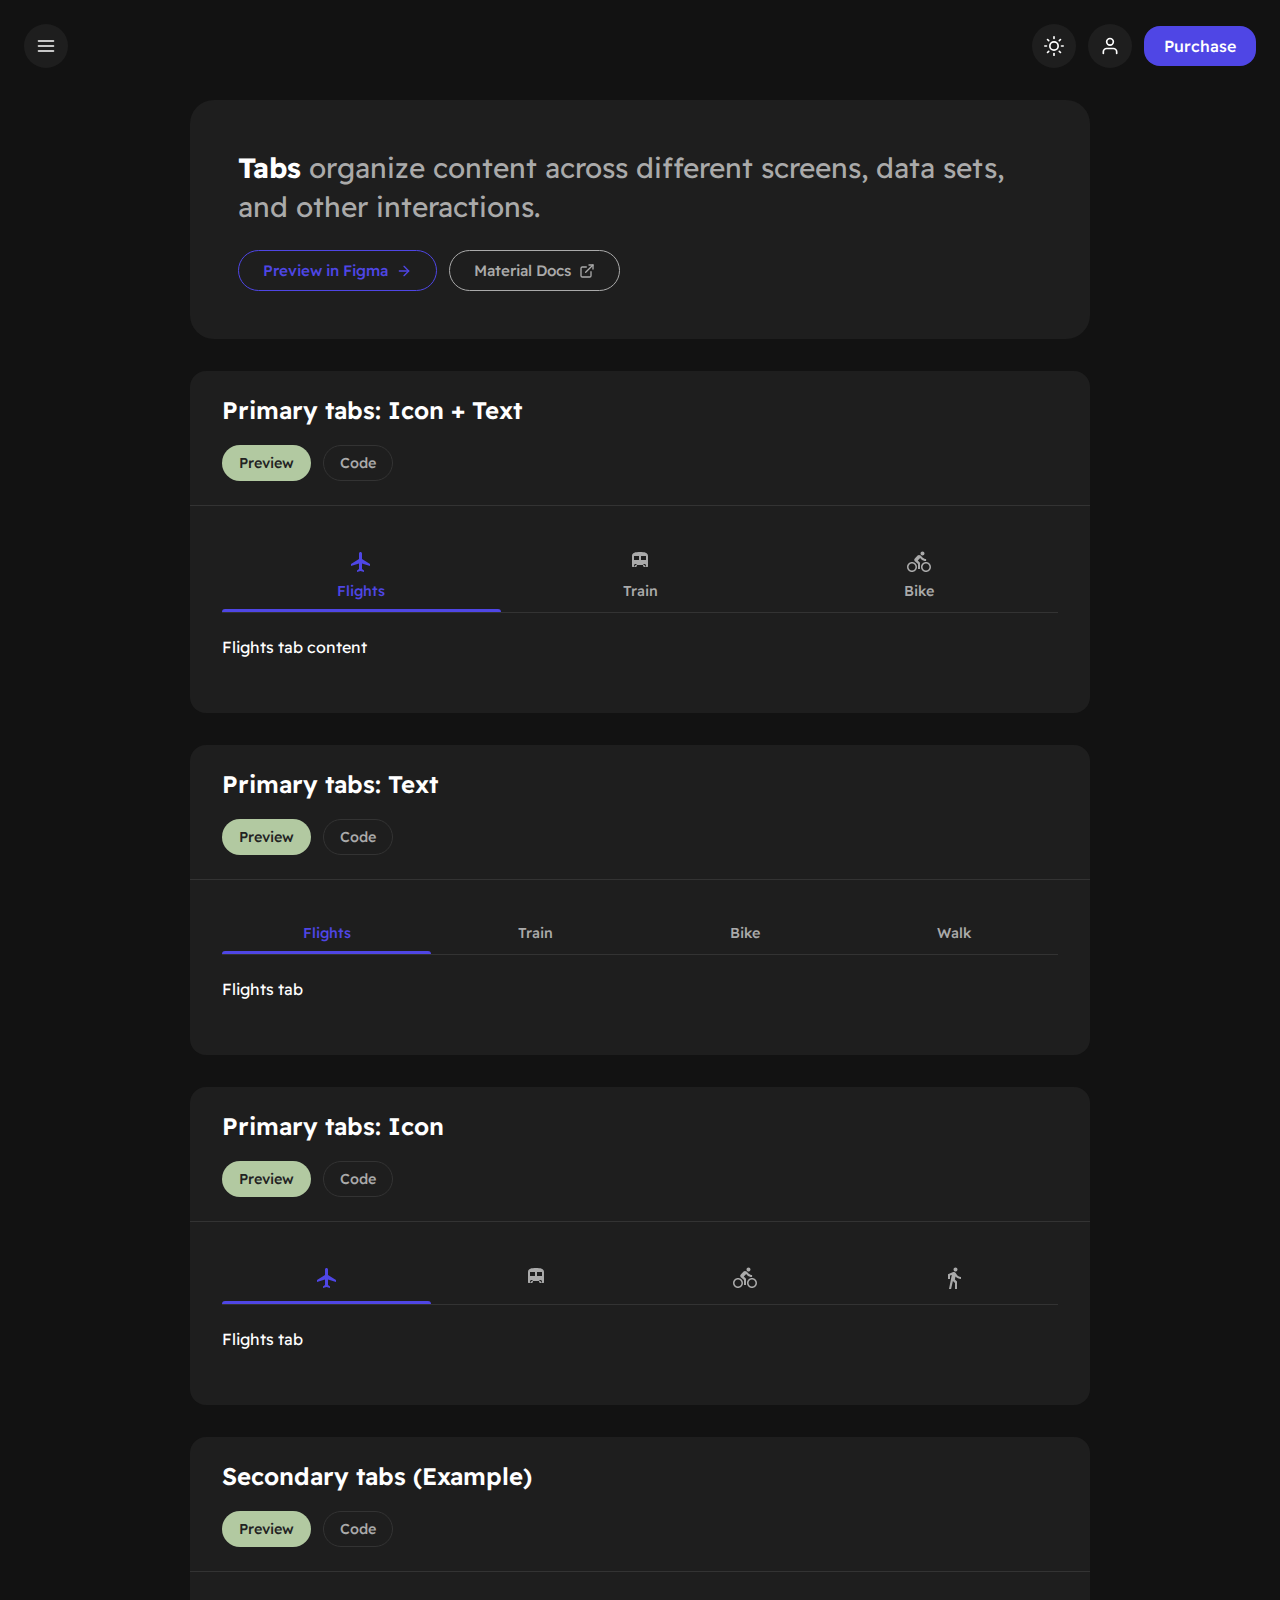
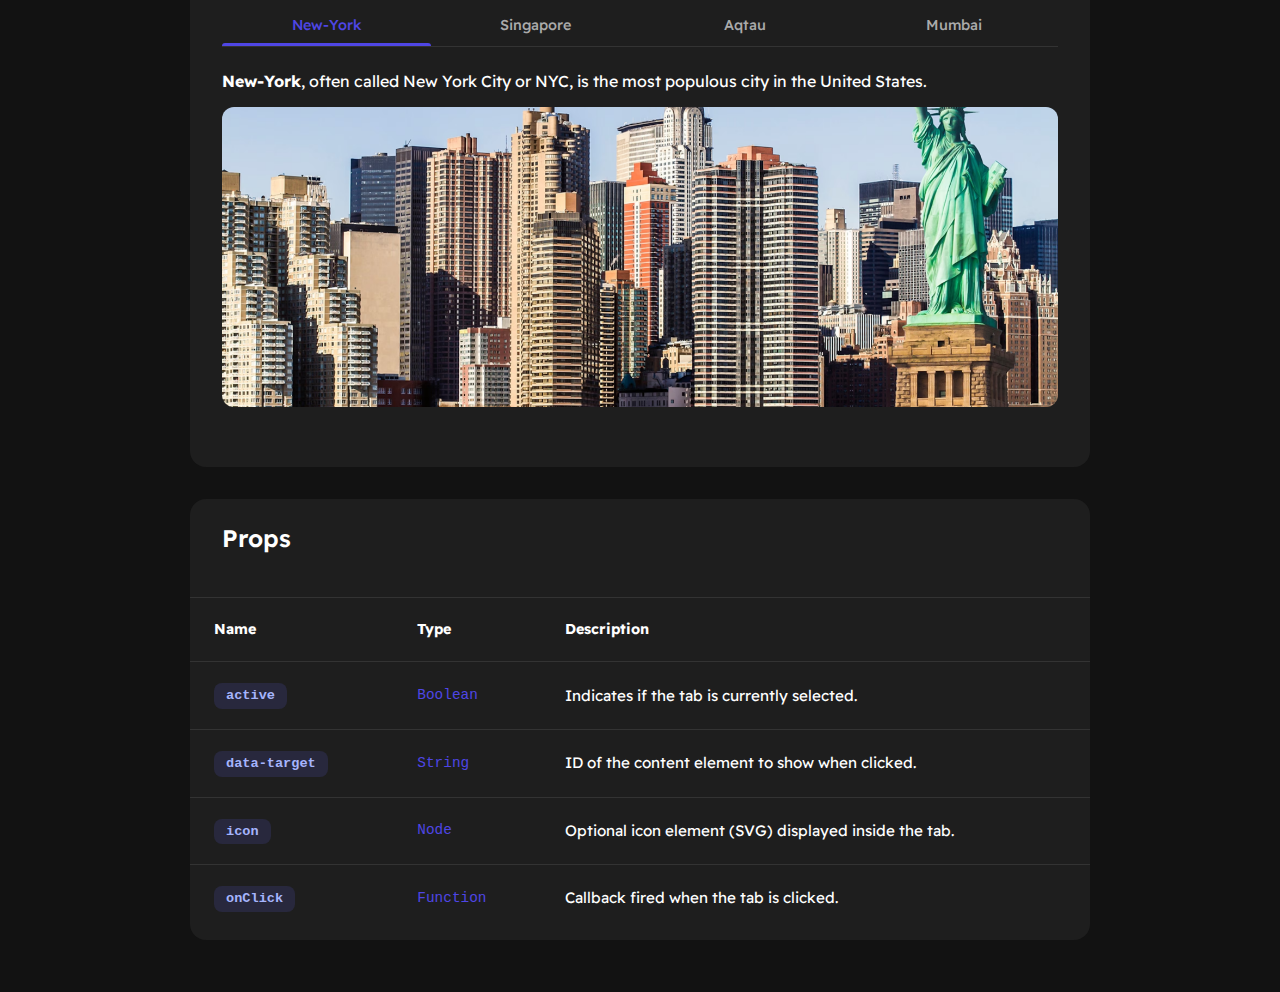
<file: tabs.html>
<!DOCTYPE html>
<html lang="ru">

<head>
    <meta charset="UTF-8">
    <meta name="viewport" content="width=device-width, initial-scale=1.0">
    <title>Tabs - Material Me</title>
    <link rel="stylesheet" href="style.css">
    <link rel="stylesheet" href="material-me.css">
    <style>
        .page-container {
            max-width: 900px;
            margin: 0 auto;
        }

        .component-showcase {
            background-color: var(--bg-card);
            border-radius: 16px;
            margin-bottom: 32px;
        }

        .component-header {
            padding: 24px 32px;
            border-bottom: 1px solid var(--border-color);
        }

        .component-header h2 {
            font-size: 1.5rem;
            font-weight: 600;
            color: var(--text-primary);
            margin: 0;
            margin-bottom: 20px;
        }

        .pills-nav {
            display: flex;
            gap: 12px;
        }

        .pill {
            display: inline-flex;
            align-items: center;
            gap: 6px;
            padding: 8px 16px;
            border-radius: 99px;
            font-weight: 500;
            font-size: 0.9rem;
            text-decoration: none;
            transition: all 0.3s ease;
            border: 1px solid var(--border-color);
            cursor: pointer;
            background-color: transparent;
            color: var(--text-secondary);
            user-select: none;
        }

        .pill:hover,
        .pill.active {
            background-color: var(--card-accent-bg);
            color: var(--card-accent-text);
            border-color: transparent;
        }

        .pill.active svg {
            stroke: var(--card-accent-text);
        }

        .tab-panel-container {
            padding: 32px;
        }

        .tab-panel {
            display: none !important;
        }

        .tab-panel.active {
            display: block !important;
        }

        .tab-panel.preview-panel.active {
            display: flex !important;
            flex-direction: column;
            gap: 40px;
        }

        .code-panel pre {
            background-color: var(--bg-main);
            border-radius: 12px;
            padding: 16px;
            overflow-x: auto;
            color: #C1D1E3;
            margin: 0;
        }

        .tab-content-pane {
            display: none;
            padding: 24px 0;
            font-size: 1rem;
            color: var(--text-primary);
            animation: fadeIn 0.3s ease;
        }

        .tab-content-pane.active {
            display: block;
        }

        @keyframes fadeIn {
            from {
                opacity: 0;
                transform: translateY(5px);
            }

            to {
                opacity: 1;
                transform: translateY(0);
            }
        }

        .city-image {
            width: 100%;
            height: 300px;
            object-fit: cover;
            border-radius: 12px;
            margin-top: 16px;
        }


        .code-wrapper {
            position: relative;
            margin: 0;
        }

        .code-panel pre {
            padding-right: 50px;
        }

        .copy-btn {
            position: absolute;
            top: 8px;
            right: 8px;
            background: rgba(255, 255, 255, 0.1);
            border: 1px solid var(--border-color);
            border-radius: 6px;
            width: 32px;
            height: 32px;
            display: flex;
            align-items: center;
            justify-content: center;
            cursor: pointer;
            color: var(--text-secondary);
            transition: all 0.2s ease;
            padding: 0;
            z-index: 2;
        }

        .copy-btn:hover {
            background: var(--bg-card-hover);
            color: var(--color-purple);
            border-color: var(--color-purple);
        }
    </style>
</head>

<body>
    <script>
        (function () {
            const savedTheme = localStorage.getItem("theme");
            if (savedTheme === "light") { document.body.classList.add("light-theme"); }
        })();
    </script>
    <header class="header">
        <div class="overlay" id="overlay"></div>
        <aside class="sidebar" id="sidebar">
            <div class="sidebar-header">
                <button class="sidebar-close-btn" id="sidebar-close-btn"><svg xmlns="http://www.w3.org/2000/svg"
                        width="24" height="24" viewBox="0 0 24 24" fill="none" stroke="currentColor" stroke-width="2"
                        stroke-linecap="round" stroke-linejoin="round">
                        <line x1="18" y1="6" x2="6" y2="18"></line>
                        <line x1="6" y1="6" x2="18" y2="18"></line>
                    </svg></button>
            </div>
            <nav class="sidebar-nav">
                <ul>
                    <li><a href="./index.html">MaterialMe</a></li>
                    <li><a href="./installation.html">Installation</a></li>
                    <li><a href="#">FAQ</a></li>
                </ul>
                <h3 class="nav-category">TEMPLATES</h3>
                <ul>
                    <li><a href="#">Cally</a></li>
                    <li><a href="#">Dashboard</a></li>
                </ul>
                <h3 class="nav-category">COMPONENTS</h3>
                <ul>
                    <li><a href="./selection.html">Selection</a></li>
                    <li><a href="./slider.html">Sliders</a></li>
                    <li><a href="./tabs.html">Tabs</a></li>
                    <li><a href="./buttons.html">Buttons</a></li>
                </ul>
            </nav>
        </aside>
        <button class="burger-menu" aria-label="Открыть меню"><svg xmlns="http://www.w3.org/2000/svg" width="20"
                height="20" viewBox="0 0 24 24" fill="none" stroke="currentColor" stroke-width="2"
                stroke-linecap="round" stroke-linejoin="round">
                <line x1="3" y1="12" x2="21" y2="12"></line>
                <line x1="3" y1="6" x2="21" y2="6"></line>
                <line x1="3" y1="18" x2="21" y2="18"></line>
            </svg></button>
        <div class="header-right">
            <button class="theme-toggle" id="theme-toggle"><svg class="icon-sun" xmlns="http://www.w3.org/2000/svg"
                    width="24" height="24" viewBox="0 0 24 24" fill="none" stroke="currentColor" stroke-width="2"
                    stroke-linecap="round" stroke-linejoin="round">
                    <circle cx="12" cy="12" r="5"></circle>
                    <line x1="12" y1="1" x2="12" y2="3"></line>
                    <line x1="12" y1="21" x2="12" y2="23"></line>
                    <line x1="4.22" y1="4.22" x2="5.64" y2="5.64"></line>
                    <line x1="18.36" y1="18.36" x2="19.78" y2="19.78"></line>
                    <line x1="1" y1="12" x2="3" y2="12"></line>
                    <line x1="21" y1="12" x2="23" y2="12"></line>
                    <line x1="4.22" y1="19.78" x2="5.64" y2="18.36"></line>
                    <line x1="18.36" y1="5.64" x2="19.78" y2="4.22"></line>
                </svg><svg class="icon-moon" xmlns="http://www.w3.org/2000/svg" width="24" height="24"
                    viewBox="0 0 24 24" fill="none" stroke="currentColor" stroke-width="2" stroke-linecap="round"
                    stroke-linejoin="round">
                    <path d="M21 12.79A9 9 0 1 1 11.21 3 7 7 0 0 0 21 12.79z"></path>
                </svg></button>
            <button class="user-icon-btn"><svg xmlns="http://www.w3.org/2000/svg" width="20" height="20"
                    viewBox="0 0 24 24" fill="none" stroke="currentColor" stroke-width="2" stroke-linecap="round"
                    stroke-linejoin="round">
                    <path d="M20 21v-2a4 4 0 0 0-4-4H8a4 4 0 0 0-4 4v2"></path>
                    <circle cx="12" cy="7" r="4"></circle>
                </svg></button>
            <a href="#" class="purchase-button">Purchase</a>
        </div>
    </header>

    <main>
        <div class="page-container">
            <div class="intro-header-card">
                <h1><span class="intro-title">Tabs</span><span class="intro-desc">organize content across different
                        screens, data sets, and other interactions.</span></h1>
                <div class="header-actions">
                    <a href="#" class="figma-btn">Preview in Figma <svg width="16" height="16" viewBox="0 0 24 24"
                            fill="none" stroke="currentColor" stroke-width="2" stroke-linecap="round"
                            stroke-linejoin="round">
                            <line x1="5" y1="12" x2="19" y2="12"></line>
                            <polyline points="12 5 19 12 12 19"></polyline>
                        </svg></a>
                    <a href="#" class="figma-btn btn-outlined">Material Docs <svg width="16" height="16"
                            viewBox="0 0 24 24" fill="none" stroke="currentColor" stroke-width="2"
                            stroke-linecap="round" stroke-linejoin="round">
                            <path d="M18 13v6a2 2 0 0 1-2 2H5a2 2 0 0 1-2-2V8a2 2 0 0 1 2-2h6"></path>
                            <polyline points="15 3 21 3 21 9"></polyline>
                            <line x1="10" y1="14" x2="21" y2="3"></line>
                        </svg></a>
                </div>
            </div>

            <div class="component-showcase">
                <div class="component-header">
                    <h2>Primary tabs: Icon + Text</h2>
                    <div class="pills-nav"><a href="#" class="pill active" data-tab="preview-it">Preview</a><a href="#"
                            class="pill" data-tab="code-it">Code</a></div>
                </div>
                <div class="tab-panel-container">
                    <div class="tab-panel preview-panel active" id="preview-it">
                        <div class="mm-tabs-wrapper">
                            <div class="mm-tabs-header">
                                <button class="mm-tab active" data-target="p1-flights"><svg
                                        xmlns="http://www.w3.org/2000/svg" viewBox="0 0 24 24" fill="currentColor">
                                        <path
                                            d="M21 16v-2l-8-5V3.5c0-.83-.67-1.5-1.5-1.5S10 2.67 10 3.5V9l-8 5v2l8-2.5V19l-2 1.5V22l3.5-1 3.5 1v-1.5L13 19v-5.5l8 2.5z" />
                                    </svg>Flights</button>
                                <button class="mm-tab" data-target="p1-train"><svg xmlns="http://www.w3.org/2000/svg"
                                        viewBox="0 0 24 24" fill="currentColor">
                                        <path
                                            d="M12 2c-4.42 0-8 .5-8 4v10.5c0 .26.22.5.5.5h1.23l2-2h8.53l2 2h1.23c.28 0 .5-.22.5-.5V6c0-3.5-3.58-4-8-4zM7.5 17c-.83 0-1.5-.67-1.5-1.5S6.67 14 7.5 14s1.5.67 1.5 1.5S8.33 17 7.5 17zm3.5-7H6V6h5v4zm2 0V6h5v4h-5zm3.5 7c-.83 0-1.5-.67-1.5-1.5s.67-1.5 1.5-1.5 1.5.67 1.5 1.5-.67 1.5-1.5 1.5z" />
                                    </svg>Train</button>
                                <button class="mm-tab" data-target="p1-bike"><svg xmlns="http://www.w3.org/2000/svg"
                                        viewBox="0 0 24 24" fill="currentColor">
                                        <path
                                            d="M15.5 5.5c1.1 0 2-.9 2-2s-.9-2-2-2-2 .9-2 2 .9 2 2 2zM5 12c-2.8 0-5 2.2-5 5s2.2 5 5 5 5-2.2 5-5-2.2-5-5-5zm0 8.5c-1.9 0-3.5-1.6-3.5-3.5s1.6-3.5 3.5-3.5 3.5 1.6 3.5 3.5-1.6 3.5-3.5 3.5zm5.8-10l2.4-2.4.8.8c1.3 1.3 3 2.1 5.1 2.1V9c-1.5 0-2.7-.6-3.6-1.5l-1.9-1.9c-.5-.4-1-.6-1.6-.6s-1.1.2-1.4.6L7.8 8.4c-.4.4-.6.9-.6 1.4 0 .6.2 1.1.6 1.4L11 14v5h2v-6.2l-2.2-2.3zM19 12c-2.8 0-5 2.2-5 5s2.2 5 5 5 5-2.2 5-5-2.2-5-5-5zm0 8.5c-1.9 0-3.5-1.6-3.5-3.5s1.6-3.5 3.5-3.5 3.5 1.6 3.5 3.5-1.6 3.5-3.5 3.5z" />
                                    </svg>Bike</button>
                            </div>
                            <div class="mm-tabs-content">
                                <div class="tab-content-pane active" id="p1-flights">Flights tab content</div>
                                <div class="tab-content-pane" id="p1-train">Train tab content</div>
                                <div class="tab-content-pane" id="p1-bike">Bike tab content</div>
                            </div>
                        </div>
                    </div>
                    <div class="tab-panel code-panel" id="code-it">
                        <div class="code-wrapper">
                            <button class="copy-btn" title="Copy code">
                                <svg xmlns="http://www.w3.org/2000/svg" width="16" height="16" fill="none"
                                    viewBox="0 0 24 24" stroke="currentColor" stroke-width="2">
                                    <rect x="9" y="9" width="13" height="13" rx="2" ry="2"></rect>
                                    <path d="M5 15H4a2 2 0 0 1-2-2V4a2 2 0 0 1 2-2h9a2 2 0 0 1 2 2v1"></path>
                                </svg>
                            </button>
                            <pre><code><span class="tag">&lt;div</span> <span class="attr">class=</span><span class="string">"mm-tabs-wrapper"</span><span class="tag">&gt;</span>
  <span class="comment">&lt;!-- Header --&gt;</span>
  <span class="tag">&lt;div</span> <span class="attr">class=</span><span class="string">"mm-tabs-header"</span><span class="tag">&gt;</span>
    <span class="tag">&lt;button</span> <span class="attr">class=</span><span class="string">"mm-tab active"</span> <span class="attr">data-target=</span><span class="string">"tab-1"</span><span class="tag">&gt;</span>
      <span class="tag">&lt;svg&gt;</span>...<span class="tag">&lt;/svg&gt;</span> Flights
    <span class="tag">&lt;/button&gt;</span>
    <span class="tag">&lt;button</span> <span class="attr">class=</span><span class="string">"mm-tab"</span> <span class="attr">data-target=</span><span class="string">"tab-2"</span><span class="tag">&gt;</span>
      <span class="tag">&lt;svg&gt;</span>...<span class="tag">&lt;/svg&gt;</span> Train
    <span class="tag">&lt;/button&gt;</span>
  <span class="tag">&lt;/div&gt;</span>

  <span class="comment">&lt;!-- Content --&gt;</span>
  <span class="tag">&lt;div</span> <span class="attr">class=</span><span class="string">"mm-tabs-content"</span><span class="tag">&gt;</span>
    <span class="tag">&lt;div</span> <span class="attr">class=</span><span class="string">"tab-content-pane active"</span> <span class="attr">id=</span><span class="string">"tab-1"</span><span class="tag">&gt;</span>Flights Content<span class="tag">&lt;/div&gt;</span>
    <span class="tag">&lt;div</span> <span class="attr">class=</span><span class="string">"tab-content-pane"</span> <span class="attr">id=</span><span class="string">"tab-2"</span><span class="tag">&gt;</span>Train Content<span class="tag">&lt;/div&gt;</span>
  <span class="tag">&lt;/div&gt;</span>
<span class="tag">&lt;/div&gt;</span></code></pre>
                        </div>
                    </div>
                </div>
            </div>

            <div class="component-showcase">
                <div class="component-header">
                    <h2>Primary tabs: Text</h2>
                    <div class="pills-nav"><a href="#" class="pill active" data-tab="preview-text">Preview</a><a
                            href="#" class="pill" data-tab="code-text">Code</a></div>
                </div>
                <div class="tab-panel-container">
                    <div class="tab-panel preview-panel active" id="preview-text">
                        <div class="mm-tabs-wrapper">
                            <div class="mm-tabs-header">
                                <button class="mm-tab active" data-target="p2-1">Flights</button>
                                <button class="mm-tab" data-target="p2-2">Train</button>
                                <button class="mm-tab" data-target="p2-3">Bike</button>
                                <button class="mm-tab" data-target="p2-4">Walk</button>
                            </div>
                            <div class="mm-tabs-content">
                                <div class="tab-content-pane active" id="p2-1">Flights tab</div>
                                <div class="tab-content-pane" id="p2-2">Train tab</div>
                                <div class="tab-content-pane" id="p2-3">Bike tab</div>
                                <div class="tab-content-pane" id="p2-4">Walk tab</div>
                            </div>
                        </div>
                    </div>
                    <div class="tab-panel code-panel" id="code-text">
                        <div class="code-wrapper">
                            <button class="copy-btn" title="Copy code">
                                <svg xmlns="http://www.w3.org/2000/svg" width="16" height="16" fill="none"
                                    viewBox="0 0 24 24" stroke="currentColor" stroke-width="2">
                                    <rect x="9" y="9" width="13" height="13" rx="2" ry="2"></rect>
                                    <path d="M5 15H4a2 2 0 0 1-2-2V4a2 2 0 0 1 2-2h9a2 2 0 0 1 2 2v1"></path>
                                </svg>
                            </button>
                            <pre><code><span class="tag">&lt;div</span> <span class="attr">class=</span><span class="string">"mm-tabs-header"</span><span class="tag">&gt;</span>
  <span class="tag">&lt;button</span> <span class="attr">class=</span><span class="string">"mm-tab active"</span> <span class="attr">data-target=</span><span class="string">"p1"</span><span class="tag">&gt;</span>Flights<span class="tag">&lt;/button&gt;</span>
  <span class="tag">&lt;button</span> <span class="attr">class=</span><span class="string">"mm-tab"</span> <span class="attr">data-target=</span><span class="string">"p2"</span><span class="tag">&gt;</span>Train<span class="tag">&lt;/button&gt;</span>
  <span class="tag">&lt;button</span> <span class="attr">class=</span><span class="string">"mm-tab"</span> <span class="attr">data-target=</span><span class="string">"p3"</span><span class="tag">&gt;</span>Bike<span class="tag">&lt;/button&gt;</span>
<span class="tag">&lt;/div&gt;</span></code></pre>
                        </div>
                    </div>
                </div>
            </div>

            <div class="component-showcase">
                <div class="component-header">
                    <h2>Primary tabs: Icon</h2>
                    <div class="pills-nav"><a href="#" class="pill active" data-tab="preview-icon">Preview</a><a
                            href="#" class="pill" data-tab="code-icon">Code</a></div>
                </div>
                <div class="tab-panel-container">
                    <div class="tab-panel preview-panel active" id="preview-icon">
                        <div class="mm-tabs-wrapper">
                            <div class="mm-tabs-header">
                                <button class="mm-tab active" data-target="p3-1" aria-label="Flights"><svg
                                        xmlns="http://www.w3.org/2000/svg" viewBox="0 0 24 24" fill="currentColor">
                                        <path
                                            d="M21 16v-2l-8-5V3.5c0-.83-.67-1.5-1.5-1.5S10 2.67 10 3.5V9l-8 5v2l8-2.5V19l-2 1.5V22l3.5-1 3.5 1v-1.5L13 19v-5.5l8 2.5z" />
                                    </svg></button>
                                <button class="mm-tab" data-target="p3-2" aria-label="Train"><svg
                                        xmlns="http://www.w3.org/2000/svg" viewBox="0 0 24 24" fill="currentColor">
                                        <path
                                            d="M12 2c-4.42 0-8 .5-8 4v10.5c0 .26.22.5.5.5h1.23l2-2h8.53l2 2h1.23c.28 0 .5-.22.5-.5V6c0-3.5-3.58-4-8-4zM7.5 17c-.83 0-1.5-.67-1.5-1.5S6.67 14 7.5 14s1.5.67 1.5 1.5S8.33 17 7.5 17zm3.5-7H6V6h5v4zm2 0V6h5v4h-5zm3.5 7c-.83 0-1.5-.67-1.5-1.5s.67-1.5 1.5-1.5 1.5.67 1.5 1.5-.67 1.5-1.5 1.5z" />
                                    </svg></button>
                                <button class="mm-tab" data-target="p3-3" aria-label="Bike"><svg
                                        xmlns="http://www.w3.org/2000/svg" viewBox="0 0 24 24" fill="currentColor">
                                        <path
                                            d="M15.5 5.5c1.1 0 2-.9 2-2s-.9-2-2-2-2 .9-2 2 .9 2 2 2zM5 12c-2.8 0-5 2.2-5 5s2.2 5 5 5 5-2.2 5-5-2.2-5-5-5zm0 8.5c-1.9 0-3.5-1.6-3.5-3.5s1.6-3.5 3.5-3.5 3.5 1.6 3.5 3.5-1.6 3.5-3.5 3.5zm5.8-10l2.4-2.4.8.8c1.3 1.3 3 2.1 5.1 2.1V9c-1.5 0-2.7-.6-3.6-1.5l-1.9-1.9c-.5-.4-1-.6-1.6-.6s-1.1.2-1.4.6L7.8 8.4c-.4.4-.6.9-.6 1.4 0 .6.2 1.1.6 1.4L11 14v5h2v-6.2l-2.2-2.3zM19 12c-2.8 0-5 2.2-5 5s2.2 5 5 5 5-2.2 5-5-2.2-5-5-5zm0 8.5c-1.9 0-3.5-1.6-3.5-3.5s1.6-3.5 3.5-3.5 3.5 1.6 3.5 3.5-1.6 3.5-3.5 3.5z" />
                                    </svg></button>
                                <button class="mm-tab" data-target="p3-4" aria-label="Walk"><svg
                                        xmlns="http://www.w3.org/2000/svg" viewBox="0 0 24 24" fill="currentColor">
                                        <path
                                            d="M13.5 5.5c1.1 0 2-.9 2-2s-.9-2-2-2-2 .9-2 2 .9 2 2 2zM9.8 8.9L7 23h2.1l1.8-8 2.1 2v6h2v-7.5l-2.1-2 .6-3C14.8 12 16.8 13 19 13v-2c-1.9 0-3.5-1-4.3-2.4l-1-1.6c-.4-.6-1-1-1.7-1-.3 0-.5.1-.8.1L6 8.3V13h2V9.6l1.8-.7" />
                                    </svg></button>
                            </div>
                            <div class="mm-tabs-content">
                                <div class="tab-content-pane active" id="p3-1">Flights tab</div>
                                <div class="tab-content-pane" id="p3-2">Train tab</div>
                                <div class="tab-content-pane" id="p3-3">Bike tab</div>
                                <div class="tab-content-pane" id="p3-4">Walk tab</div>
                            </div>
                        </div>
                    </div>
                    <div class="tab-panel code-panel" id="code-icon">
                        <div class="code-wrapper">
                            <button class="copy-btn" title="Copy code">
                                <svg xmlns="http://www.w3.org/2000/svg" width="16" height="16" fill="none"
                                    viewBox="0 0 24 24" stroke="currentColor" stroke-width="2">
                                    <rect x="9" y="9" width="13" height="13" rx="2" ry="2"></rect>
                                    <path d="M5 15H4a2 2 0 0 1-2-2V4a2 2 0 0 1 2-2h9a2 2 0 0 1 2 2v1"></path>
                                </svg>
                            </button>
                            <pre><code><span class="tag">&lt;div</span> <span class="attr">class=</span><span class="string">"mm-tabs-header"</span><span class="tag">&gt;</span>
  <span class="tag">&lt;button</span> <span class="attr">class=</span><span class="string">"mm-tab active"</span> <span class="attr">data-target=</span><span class="string">"..."</span><span class="tag">&gt;</span>
     <span class="tag">&lt;svg&gt;</span>...<span class="tag">&lt;/svg&gt;</span>
  <span class="tag">&lt;/button&gt;</span>
  <span class="tag">&lt;button</span> <span class="attr">class=</span><span class="string">"mm-tab"</span> <span class="attr">data-target=</span><span class="string">"..."</span><span class="tag">&gt;</span>
     <span class="tag">&lt;svg&gt;</span>...<span class="tag">&lt;/svg&gt;</span>
  <span class="tag">&lt;/button&gt;</span>
<span class="tag">&lt;/div&gt;</span></code></pre>
                        </div>
                    </div>
                </div>
            </div>

            <div class="component-showcase">
                <div class="component-header">
                    <h2>Secondary tabs (Example)</h2>
                    <div class="pills-nav"><a href="#" class="pill active" data-tab="preview-sec">Preview</a><a href="#"
                            class="pill" data-tab="code-sec">Code</a></div>
                </div>
                <div class="tab-panel-container">
                    <div class="tab-panel preview-panel active" id="preview-sec">
                        <div class="mm-tabs-wrapper">
                            <div class="mm-tabs-header">
                                <button class="mm-tab active" data-target="city-ny">New-York</button>
                                <button class="mm-tab" data-target="city-sg">Singapore</button>
                                <button class="mm-tab" data-target="city-bk">Aqtau</button>
                                <button class="mm-tab" data-target="city-mb">Mumbai</button>
                            </div>
                            <div class="mm-tabs-content">
                                <div class="tab-content-pane active" id="city-ny">
                                    <p><strong>New-York</strong>, often called New York City or NYC, is the most
                                        populous city in the United States.</p><img src="./img/new-york.avif"
                                        alt="New York" class="city-image">
                                </div>
                                <div class="tab-content-pane" id="city-sg">
                                    <p><strong>Singapore</strong>, officially the Republic of Singapore, is a sovereign
                                        island country and city-state.</p><img src="img/singapure.jpg" alt="Singapore"
                                        class="city-image">
                                </div>
                                <div class="tab-content-pane" id="city-bk">
                                    <p><strong>Aqtau</strong> is the capital and most populous city of Thailand.</p><img
                                        src="img/aqtau.avif" alt="Bangkok" class="city-image">
                                </div>
                                <div class="tab-content-pane" id="city-mb">
                                    <p><strong>Mumbai</strong> (formerly called Bombay) is a densely populated city on
                                        India’s west coast.</p><img src="img/almaty.jpg" alt="Mumbai"
                                        class="city-image">
                                </div>
                            </div>
                        </div>
                    </div>
                    <div class="tab-panel code-panel" id="code-sec">
                        <div class="code-wrapper">
                            <button class="copy-btn" title="Copy code">
                                <svg xmlns="http://www.w3.org/2000/svg" width="16" height="16" fill="none"
                                    viewBox="0 0 24 24" stroke="currentColor" stroke-width="2">
                                    <rect x="9" y="9" width="13" height="13" rx="2" ry="2"></rect>
                                    <path d="M5 15H4a2 2 0 0 1-2-2V4a2 2 0 0 1 2-2h9a2 2 0 0 1 2 2v1"></path>
                                </svg>
                            </button>
                            <pre><code><span class="tag">&lt;div</span> <span class="attr">class=</span><span class="string">"mm-tabs-wrapper"</span><span class="tag">&gt;</span>
  <span class="tag">&lt;div</span> <span class="attr">class=</span><span class="string">"mm-tabs-header"</span><span class="tag">&gt;</span>
    <span class="tag">&lt;button</span> <span class="attr">class=</span><span class="string">"mm-tab active"</span> <span class="attr">data-target=</span><span class="string">"city-ny"</span><span class="tag">&gt;</span>New-York<span class="tag">&lt;/button&gt;</span>
    <span class="tag">&lt;button</span> <span class="attr">class=</span><span class="string">"mm-tab"</span> <span class="attr">data-target=</span><span class="string">"city-sg"</span><span class="tag">&gt;</span>Singapore<span class="tag">&lt;/button&gt;</span>
  <span class="tag">&lt;/div&gt;</span>

  <span class="tag">&lt;div</span> <span class="attr">class=</span><span class="string">"mm-tabs-content"</span><span class="tag">&gt;</span>
    <span class="tag">&lt;div</span> <span class="attr">class=</span><span class="string">"tab-content-pane active"</span> <span class="attr">id=</span><span class="string">"city-ny"</span><span class="tag">&gt;</span>
      <span class="tag">&lt;img</span> <span class="attr">src=</span><span class="string">"..."</span> <span class="attr">class=</span><span class="string">"city-image"</span><span class="tag">&gt;</span>
    <span class="tag">&lt;/div&gt;</span>
    <span class="tag">&lt;div</span> <span class="attr">class=</span><span class="string">"tab-content-pane"</span> <span class="attr">id=</span><span class="string">"city-sg"</span><span class="tag">&gt;</span>...<span class="tag">&lt;/div&gt;</span>
  <span class="tag">&lt;/div&gt;</span>
<span class="tag">&lt;/div&gt;</span></code></pre>
                        </div>
                    </div>
                </div>
            </div>

            <div class="component-showcase">
                <div class="component-header">
                    <h2>Props</h2>
                </div>
                <div class="table-wrapper">
                    <table class="api-table">
                        <thead>
                            <tr>
                                <th>Name</th>
                                <th>Type</th>
                                <th>Description</th>
                            </tr>
                        </thead>
                        <tbody>
                            <tr>
                                <td><span class="prop-badge">active</span></td>
                                <td class="prop-type">Boolean</td>
                                <td>Indicates if the tab is currently selected.</td>
                            </tr>
                            <tr>
                                <td><span class="prop-badge">data-target</span></td>
                                <td class="prop-type">String</td>
                                <td>ID of the content element to show when clicked.</td>
                            </tr>
                            <tr>
                                <td><span class="prop-badge">icon</span></td>
                                <td class="prop-type">Node</td>
                                <td>Optional icon element (SVG) displayed inside the tab.</td>
                            </tr>
                            <tr>
                                <td><span class="prop-badge">onClick</span></td>
                                <td class="prop-type">Function</td>
                                <td>Callback fired when the tab is clicked.</td>
                            </tr>
                        </tbody>
                    </table>
                </div>
            </div>
        </div>
    </main>
    <script src="material-me.js"></script>
    <script src="app.js"></script>
    <script>
        document.querySelectorAll('.copy-btn').forEach(btn => {
            btn.addEventListener('click', () => {
                const codeBlock = btn.nextElementSibling.querySelector('code');
                const textToCopy = codeBlock.innerText;

                navigator.clipboard.writeText(textToCopy).then(() => {
                    const originalHTML = btn.innerHTML;
                    btn.innerHTML = '<svg xmlns="http://www.w3.org/2000/svg" width="16" height="16" fill="none" viewBox="0 0 24 24" stroke="currentColor" stroke-width="2"><polyline points="20 6 9 17 4 12"></polyline></svg>';
                    btn.style.color = 'var(--color-green)';
                    btn.style.borderColor = 'var(--color-green)';

                    setTimeout(() => {
                        btn.innerHTML = originalHTML;
                        btn.style.color = '';
                        btn.style.borderColor = '';
                    }, 2000);
                });
            });
        });
    </script>
</body>

</html>
</file>
<file: style.css>
@import url('https://fonts.googleapis.com/css2?family=Readex+Pro:wght@160..700&display=swap');

:root {
    --bg-main: #121212;
    --bg-card: #1E1E1E;
    --bg-card-hover: #333;
    --text-primary: #FFFFFF;
    --text-secondary: #AAAAAA;
    --border-color: #333;
    --border-color-hover: #555;
    --color-purple: #4F46E5;
    --color-purple-hover: #4338ca;
    --card-accent-bg: #B2C9A1;
    --card-accent-bg-hover: #a8c096;
    --card-accent-text: #222;
    --btn-primary-bg: #FFFFFF;
    --btn-primary-bg-hover: #dcdcdc;
    --btn-primary-text: #121212;
    --figma-icon-fill: #1E1E1E;
    --code-bg: #111;
    --code-text: #C1D1E3;
    --code-tag: #569CD6;
    --code-attr: #9CDCFE;
    --code-string: #CE9178;
}

body.light-theme {
    --bg-main: #ffffff;
    --bg-card: #F1F5F9;
    --bg-card-hover: #F0F0F0;
    --text-primary: #1E1E1E;
    --text-secondary: #555555;
    --border-color: #E0E0E0;
    --border-color-hover: #C0C0C0;
    --color-purple: #4F46E5;
    --color-purple-hover: #4338ca;
    --card-accent-bg: #D6E4FF;
    --card-accent-bg-hover: #C0D3F0;
    --card-accent-text: #1E3A8A;
    --btn-primary-bg: #333333;
    --btn-primary-bg-hover: #555555;
    --btn-primary-text: #FFFFFF;
    --figma-icon-fill: #FFFFFF;
    --code-bg: #FFFFFF;
    --code-text: #24292e;
    --code-tag: #22863a;
    --code-attr: #6f42c1;
    --code-string: #032f62;
}

* {
    margin: 0;
    padding: 0;
    box-sizing: border-box;
}

body {
    background-color: var(--bg-main);
    color: var(--text-primary);
    font-family: 'Readex Pro', sans-serif;
    padding: 24px;
    min-height: 100vh;
    transition: background-color 0.3s ease, color 0.3s ease;
}

.code-panel pre {
    background-color: var(--code-bg);
    border: 1px solid var(--border-color);
    border-radius: 12px;
    padding: 16px;
    overflow-x: auto;
    color: var(--code-text);
    font-family: 'Consolas', 'Monaco', monospace;
    font-size: 0.9rem;
    line-height: 1.5;
    margin: 0;
}

.code-panel code .tag {
    color: var(--code-tag);
}

.code-panel code .attr {
    color: var(--code-attr);
}

.code-panel code .string {
    color: var(--code-string);
}

.code-panel code .text {
    color: var(--code-text);
}

a {
    text-decoration: none;
    color: inherit;
}

.overlay {
    position: fixed;
    top: 0;
    left: 0;
    width: 100%;
    height: 100%;
    background-color: rgba(0, 0, 0, 0.5);
    z-index: 999;
    opacity: 0;
    visibility: hidden;
    transition: opacity 0.3s ease, visibility 0.3s ease;
}

.overlay.active {
    opacity: 1;
    visibility: visible;
}

.sidebar {
    position: fixed;
    top: 0;
    left: 0;
    width: 300px;
    height: 100%;
    background-color: var(--bg-main);
    border-right: 1px solid var(--border-color);
    z-index: 1000;
    display: flex;
    flex-direction: column;
    padding: 20px;
    transform: translateX(-100%);
    transition: transform 0.3s cubic-bezier(0.25, 0.8, 0.25, 1), background-color 0.3s ease, border-color 0.3s ease;
}

.sidebar.active {
    transform: translateX(0);
}

.sidebar-header {
    display: flex;
    justify-content: flex-end;
    align-items: center;
    margin-bottom: 16px;
    gap: 16px;
}

.sidebar-close-btn {
    background: transparent;
    border: none;
    color: var(--text-secondary);
    cursor: pointer;
    width: 44px;
    height: 44px;
    border-radius: 50%;
    display: flex;
    align-items: center;
    justify-content: center;
    flex-shrink: 0;
    transition: color 0.3s ease, background-color 0.3s ease;
}

.sidebar-close-btn:hover {
    color: var(--text-primary);
    background-color: var(--bg-card);
}

.sidebar-nav {
    flex-grow: 1;
    overflow-y: auto;
    scrollbar-width: thin;
    scrollbar-color: var(--border-color) transparent;
}

.sidebar-nav::-webkit-scrollbar {
    width: 6px;
}

.sidebar-nav::-webkit-scrollbar-track {
    background: transparent;
}

.sidebar-nav::-webkit-scrollbar-thumb {
    background-color: var(--border-color);
    border-radius: 3px;
}

.sidebar-nav ul {
    list-style: none;
    padding: 0;
    margin: 0 0 16px 0;
}

.sidebar-nav a {
    display: block;
    padding: 12px 16px;
    color: var(--text-primary);
    text-decoration: none;
    border-radius: 8px;
    transition: color 0.3s ease, background-color 0.3s ease;
}

.sidebar-nav a:hover {
    color: var(--text-primary);
    background-color: var(--bg-card);
}

.nav-category {
    font-size: 0.75rem;
    color: var(--text-secondary);
    text-transform: uppercase;
    font-weight: 600;
    padding: 16px 16px 8px;
}

.link-with-badge {
    display: flex;
    justify-content: space-between;
    align-items: center;
}

.badge-new-red {
    background-color: #E53935;
    color: #ffffff;
    font-size: 0.7rem;
    font-weight: 600;
    padding: 3px 8px;
    border-radius: 12px;
}

.badge-new {
    background-color: var(--color-purple);
    color: #ffffff;
    font-size: 0.7rem;
    font-weight: 600;
    padding: 3px 8px;
    border-radius: 12px;
}

.header {
    display: flex;
    justify-content: space-between;
    align-items: center;
    width: 100%;
    margin-bottom: 32px;
}

.header-right {
    display: flex;
    align-items: center;
    gap: 12px;
}

.burger-menu {
    background: var(--bg-card);
    color: var(--text-primary);
    border-radius: 50%;
    width: 44px;
    height: 44px;
    display: flex;
    justify-content: center;
    align-items: center;
    cursor: pointer;
    transition: all 0.3s ease;
    border: none;
}



.burger-menu:hover {
    background-color: var(--bg-card-hover);
}

.user-icon-btn,
.theme-toggle {
    background-color: var(--bg-card);
    color: var(--text-primary);
    width: 44px;
    height: 44px;
    border-radius: 50%;
    display: flex;
    justify-content: center;
    align-items: center;
    cursor: pointer;
    transition: all 0.3s ease;
    border: none;
}

.user-icon-btn:hover,
.theme-toggle:hover {
    background-color: var(--bg-card-hover);
}

.theme-toggle svg {
    width: 20px;
    height: 20px;
}

.theme-toggle .icon-moon {
    display: none;
}

.theme-toggle .icon-sun {
    display: block;
}

body.light-theme .theme-toggle .icon-moon {
    display: block;
}

body.light-theme .theme-toggle .icon-sun {
    display: none;
}

.purchase-button {
    background-color: var(--color-purple);
    color: #ffffff;
    padding: 10px 20px;
    border-radius: 16px;
    font-weight: 500;
    transition: background-color 0.3s ease, transform 0.2s ease;
}

.purchase-button:hover {
    background-color: var(--color-purple-hover);
    transform: scale(1.05);
}

.main-container {
    display: grid;
    grid-template-columns: 1fr 1fr;
    gap: 24px;
}

.left-panel-card {
    background-color: var(--bg-card);
    border-radius: 16px;
    padding: 24px;
    display: flex;
    flex-direction: column;
    gap: 32px;
    justify-content: space-between;
}

.logo {
    width: 80px;
    height: 80px;
    background: var(--bg-main);
    border-radius: 999px;
    display: flex;
    justify-content: center;
    align-items: center;
}

.logo img {
    width: 60%;
    height: 60%;
}

.left-panel__mtext {
    font-size: 2.5rem;
    font-weight: 400;
    line-height: 1.2;
    color: var(--text-primary);
    padding-right: 10%;
}

.left-panel__text {
    font-size: 2.5rem;
    font-weight: 400;
    line-height: 1.2;
    color: var(--text-secondary);
}

.button-group {
    display: flex;
    flex-wrap: wrap;
    gap: 16px;
    padding-bottom: 32px;
}

.intro-header-card {
    background-color: var(--bg-card);
    border-radius: 24px;
    padding: 48px;
    margin-bottom: 32px;
    display: flex;
    flex-direction: column;
    align-items: flex-start;
    gap: 24px;
}

.intro-header-card h1 {
    font-size: 1.75rem;
    font-weight: 400;
    line-height: 1.4;
    color: var(--text-secondary);
    margin: 0;
}

.intro-title {
    font-weight: 700;
    color: var(--text-primary);
    margin-right: 8px;
}

.figma-btn {
    display: inline-flex;
    align-items: center;
    gap: 8px;
    padding: 10px 24px;
    border-radius: 99px;
    text-decoration: none;
    font-weight: 500;
    font-size: 0.95rem;
    transition: all 0.3s ease;
    border: 1px solid var(--color-purple);
    color: var(--color-purple);
    background-color: transparent;
}

.figma-btn svg {
    transition: transform 0.3s ease;
}

.figma-btn:hover {
    background-color: rgba(138, 43, 226, 0.08);
    transform: translateY(-2px);
}

.figma-btn:hover svg {
    transform: translateX(4px);
}

.figma-btn.btn-outlined {
    border: 1px solid var(--text-secondary);
    color: var(--text-secondary);
}

.figma-btn.btn-outlined:hover {
    border-color: var(--text-primary);
    color: var(--text-primary);
    background-color: var(--bg-card-hover);
    transform: translateY(-2px);
}

.header-actions {
    display: flex;
    gap: 12px;
}

.btn {
    padding: 12px 24px;
    border-radius: 16px;
    font-weight: 400;
    display: inline-flex;
    align-items: center;
    gap: 8px;
    transition: all 0.3s ease;
    border: none;
}

.btn-primary {
    background-color: var(--btn-primary-bg);
    color: var(--btn-primary-text);
}

.btn-primary:hover {
    background-color: var(--btn-primary-bg-hover);
    transform: translateY(-2px);
}

.btn-secondary {
    background-color: transparent;
    color: var(--text-primary);
    border: 1px solid var(--border-color);
}

.btn-secondary:hover {
    background-color: var(--bg-card-hover);
    border-color: var(--border-color-hover);
}

.btn-secondary svg {
    transition: transform 0.3s ease;
}

.btn-secondary:hover svg {
    transform: rotate(-45deg);
}

.right-panel {
    display: grid;
    grid-template-rows: repeat(3, 1fr);
    gap: 12px;
}

.card {
    border-radius: 16px;
    padding: 24px;
    display: flex;
    justify-content: space-between;
    font-size: 1.5rem;
    font-weight: 500;
    transition: background-color 0.3s ease, color 0.3s ease;
}

.card-content {
    display: flex;
    align-items: center;
    gap: 16px;
}

.card-content svg {
    width: 36px;
    height: 36px;
}

.card-donate {
    background-color: var(--card-accent-bg);
    color: var(--card-accent-text);
}

.card-about,
.card-explore {
    background-color: var(--bg-card);
    color: var(--text-primary);
}

.card svg {
    stroke-width: 1.5;
}

.card-donate svg {
    stroke: var(--card-accent-text);
}

.card-about .card-content svg {
    fill: var(--figma-icon-fill);
    transition: fill 0.3s ease;
}

.card-explore svg {
    stroke: #61DAFB;
}

.card-donate:hover {
    background-color: var(--card-accent-bg-hover);
}

.card-about:hover,
.card-explore:hover {
    background-color: var(--bg-card-hover);
}

.arrow-icon {
    width: 32px;
    height: 32px;
    transition: transform 0.3s cubic-bezier(0.25, 0.8, 0.25, 1);
}

.card:hover .arrow-icon {
    transform: translate(5px, -5px) rotate(45deg);
}

.features-section {
    width: 100%;
    margin-top: 48px;
    margin-bottom: 24px;
}

.features-header {
    padding-left: 48px;
    margin-bottom: 48px;
    margin-top: 48px;
}

.features-header-mtext {
    font-size: 2rem;
    font-weight: 400;
    display: block;
}

.features-header-stext {
    font-size: 2rem;
    font-weight: 400;
    display: block;
    color: var(--text-secondary);
}

.features-header h2 {
    font-size: 2rem;
    font-weight: 600;
    color: var(--text-primary);
    margin-bottom: 8px;
}

.features-header p {
    font-size: 1.125rem;
    color: var(--text-secondary);
}

.features-grid {
    display: grid;
    grid-template-columns: repeat(3, 1fr);
    gap: 20px;
}

@keyframes fadeUp {
    from {
        opacity: 0;
        transform: translateY(20px);
    }

    to {
        opacity: 1;
        transform: translateY(0);
    }
}

.feature-card {
    background-color: var(--bg-card);
    border-radius: 16px;
    padding: 64px;
    display: flex;
    flex-direction: column;
    transition: all 0.3s ease;
    opacity: 0;
    animation: fadeUp 0.6s ease-out forwards;
}

.features-grid .feature-card:nth-child(1) {
    animation-delay: 0.1s;
}

.features-grid .feature-card:nth-child(2) {
    animation-delay: 0.2s;
}

.features-grid .feature-card:nth-child(3) {
    animation-delay: 0.3s;
}

.features-grid .feature-card:nth-child(4) {
    animation-delay: 0.4s;
}

.features-grid .feature-card:nth-child(5) {
    animation-delay: 0.5s;
}

.features-grid .feature-card:nth-child(6) {
    animation-delay: 0.6s;
}

@keyframes slowRotate {
    from {
        transform: rotate(0deg);
    }

    to {
        transform: rotate(360deg);
    }
}

.features-grid .feature-card:nth-child(3) .feature-icon-wrapper img,
.features-grid .feature-card:nth-child(5) .feature-icon-wrapper img {
    animation: slowRotate 10s linear infinite;
}

.feature-card-matext {
    font-size: 1.7rem;
    padding-top: 32px;
    font-weight: 400;
    color: var(--text-primary);
}

.feature-card-setext {
    font-size: 1.7rem;
    color: var(--text-secondary);
    line-height: 1.5;
}

.feature-link-icon {
    align-self: flex-start;
    color: var(--text-secondary);
    transition: color 0.3s ease, transform 0.3s ease;
    padding-top: 16px;
}

.feature-card:hover .feature-link-icon {
    color: var(--text-primary);
    transform: translateX(4px);
}

.feature-link-icon svg {
    width: 32px;
    height: 32px;
}

.feature-link-icon svg path:first-child {
    display: none;
}

.feature-icon-wrapper {
    width: 48px;
    height: 48px;
    border-radius: 12px;
    display: flex;
    align-items: center;
    justify-content: center;
    margin-bottom: 8px;
}

.feature-icon-wrapper svg {
    width: 24px;
    height: 24px;
}

.footer {
    background-color: var(--bg-card);
    color: var(--text-secondary);
    padding: 48px 32px 24px;
    border-radius: 16px 16px 0 0;
    margin-top: 48px;
    transition: background-color 0.3s ease, color 0.3s ease;
}

.footer-title {
    font-size: 1.5rem;
    font-weight: 600;
    color: var(--text-primary);
    margin-bottom: 32px;
}

.footer-links-grid {
    display: grid;
    grid-template-columns: repeat(5, auto);
    justify-content: space-between;
    gap: 16px 24px;
    margin-bottom: 48px;
}

.footer-link {
    display: inline-flex;
    align-items: center;
    gap: 6px;
    color: var(--text-secondary);
    text-decoration: none;
    font-size: 1.3rem;
    transition: color 0.3s ease, transform 0.3s ease;
}

.footer-link svg {
    width: 16px;
    height: 16px;
    stroke-width: 2;
    opacity: 0.7;
    transition: opacity 0.3s ease, transform 0.3s ease;
}

.footer-link:hover {
    color: var(--text-primary);
    transform: translateX(4px);
}

.footer-link:hover svg {
    opacity: 1;
    transform: translate(2px, -2px);
}

.footer-bottom {
    display: flex;
    justify-content: space-between;
    align-items: center;
    flex-wrap: wrap;
    gap: 16px;
    border-top: 1px solid var(--border-color);
    padding-top: 24px;
    font-size: 1rem;
    transition: border-color 0.3s ease;
}

.footer-bottom-links {
    display: flex;
    align-items: center;
    gap: 24px;
}

.footer-bottom-links a {
    color: var(--text-secondary);
    text-decoration: none;
    transition: color 0.3s ease;
}

.footer-bottom-links a:hover {
    color: var(--text-primary);
}

.table-wrapper {
    width: 100%;
    overflow-x: auto;
    padding-bottom: 8px;
}

.api-table {
    width: 100%;
    border-collapse: collapse;
    font-size: 0.95rem;
    min-width: 600px;
    line-height: 1.6;
}

.api-table th {
    text-align: left;
    padding: 20px 24px;
    font-weight: 700;
    color: var(--text-primary);
    border-bottom: 1px solid var(--border-color);
    font-size: 0.9rem;
}

.api-table td {
    padding: 20px 24px;
    border-bottom: 1px solid var(--border-color);
    vertical-align: middle;
}

.api-table tbody tr:last-child td {
    border-bottom: none;
}

.prop-badge {
    display: inline-flex;
    align-items: center;
    padding: 6px 12px;
    border-radius: 8px;
    font-family: 'Consolas', 'Monaco', monospace;
    font-size: 0.85rem;
    font-weight: 600;
    line-height: 1;
    background-color: rgba(99, 102, 241, 0.15);
    color: #A5B4FC;
    border: none;
}

body.light-theme .prop-badge {
    background-color: #E0E7FF;
    color: #4338CA;
    border: none;
}

.prop-type {
    font-family: 'Consolas', 'Monaco', monospace;
    font-size: 0.9rem;
    color: var(--color-purple);
    font-weight: 500;
}

.api-table tbody tr {
    transition: background-color 0.2s ease;
}

.api-table tbody tr:hover {
    background-color: var(--bg-card-hover);
}

@media (max-width: 1024px) {
    .main-container {
        grid-template-columns: 1fr;
    }

    .left-panel-card {
        padding: 24px;
        gap: 16px;
    }

    .left-panel__mtext,
    .left-panel__text {
        font-size: 2rem;
    }

    .features-grid {
        grid-template-columns: repeat(2, 1fr);
    }

    .features-header h2 {
        font-size: 1.8rem;
    }

    .footer-links-grid {
        grid-template-columns: repeat(3, 1fr);
        justify-content: flex-start;
    }
}

@media (max-width: 600px) {
    body {
        padding: 16px;
    }

    .header {
        margin-bottom: 24px;
    }

    .user-icon-btn {
        display: none;
    }

    .left-panel__mtext,
    .left-panel__text {
        font-size: 1.8rem;
    }

    .button-group {
        flex-direction: column;
    }

    .btn {
        width: 100%;
        justify-content: center;
    }

    .right-panel {
        gap: 16px;
    }

    .card {
        padding: 20px;
        font-size: 1rem;
    }

    .features-grid {
        grid-template-columns: 1fr;
    }

    .features-header h2 {
        font-size: 1.5rem;
    }

    .features-header p {
        font-size: 1rem;
    }

    .footer {
        padding-left: 20px;
        padding-right: 20px;
        border-radius: 12px 12px 0 0;
    }

    .footer-title {
        text-align: center;
    }

    .footer-links-grid {
        grid-template-columns: repeat(2, 1fr);
        justify-content: flex-start;
        gap: 20px;
        margin-bottom: 32px;
    }

    .footer-bottom {
        flex-direction: column;
        justify-content: center;
        gap: 20px;
    }

    .intro-header-card {
        padding: 24px;
        border-radius: 16px;
    }

    .intro-header-card h1 {
        font-size: 1.4rem;
    }

    .installation-header {
        padding: 24px;
    }

    .pills-nav {
        flex-wrap: wrap;
    }

    .api-table th,
    .api-table td {
        padding: 16px;
    }
}
</file>
<file: material-me.css>
:root {
    --bg-main: #121212;
    --bg-card: #1E1E1E;
    --bg-card-hover: #333;
    --text-primary: #FFFFFF;
    --text-secondary: #AAAAAA;
    --border-color: #333;
    --color-purple: #4F46E5;
    --color-red: #E53935;
    --color-green: #43A047;
    --color-blue: #1E88E5;
    --color-halo: rgba(255, 255, 255, 0.08);
}
body.light-theme {
    --bg-main: #ffffff;
    --bg-card: #F1F5F9;
    --bg-card-hover: #F0F0F0;
    --text-primary: #1E1E1E;
    --text-secondary: #555555;
    --border-color: #E0E0E0;
    --color-purple: #4F46E5;
    --color-halo: rgba(0, 0, 0, 0.05);
}
.mm-checkbox, .mm-radio, .mm-switch { display: inline-flex; align-items: center; gap: 12px; cursor: pointer; user-select: none; position: relative; z-index: 1; }
.mm-checkbox input, .mm-radio input, .mm-switch input { opacity: 0; width: 0; height: 0; position: absolute; }
.mm-label { color: var(--text-primary); line-height: 1.4; }
.mm-label a { color: var(--color-purple); text-decoration: none; font-weight: 500; border-bottom: 1px solid transparent; transition: border-color 0.3s ease; }
.mm-label a:hover { border-bottom-color: currentColor; }
.mm-visual { position: relative; display: inline-flex; align-items: center; justify-content: center; flex-shrink: 0; z-index: 1; box-sizing: border-box; }
.mm-visual::before { content: ''; position: absolute; left: 50%; top: 50%; width: 40px; height: 40px; background-color: var(--color-halo); border-radius: 50%; opacity: 0; transform: translate(-50%, -50%) scale(0.5); transition: transform 0.2s ease-out, opacity 0.2s ease-out; z-index: -1; pointer-events: none; }
.mm-visual:hover::before { opacity: 1; transform: translate(-50%, -50%) scale(1); }
.mm-checkbox .mm-visual { width: 20px; height: 20px; background-color: transparent; border: 2px solid #CBD5E1; border-radius: 4px; transition: background-color 0.2s ease, border-color 0.2s ease; }
.mm-checkbox .mm-visual-icon { width: 14px; height: 14px; background-color: #FFFFFF; mask-image: url("data:image/svg+xml,%3Csvg xmlns='http://www.w3.org/2000/svg' viewBox='0 0 24 24' fill='none' stroke='currentColor' stroke-width='4' stroke-linecap='round' stroke-linejoin='round'%3E%3Cpath d='M20 6L9 17L4 12'/%3E%3C/svg%3E"); -webkit-mask-image: url("data:image/svg+xml,%3Csvg xmlns='http://www.w3.org/2000/svg' viewBox='0 0 24 24' fill='none' stroke='currentColor' stroke-width='4' stroke-linecap='round' stroke-linejoin='round'%3E%3Cpath d='M20 6L9 17L4 12'/%3E%3C/svg%3E"); mask-repeat: no-repeat; mask-position: center; opacity: 0; transition: opacity 0.2s ease; }
.mm-checkbox input:checked + .mm-visual { background-color: var(--color-purple); border-color: var(--color-purple); }
.mm-checkbox input:checked + .mm-visual .mm-visual-icon { opacity: 1; }
.mm-checkbox .mm-visual:hover input:not(:checked) + .mm-visual { border-color: var(--color-purple); }
.mm-radio .mm-visual { width: 20px; height: 20px; background-color: transparent; border: 2px solid #CBD5E1; border-radius: 50%; transition: background-color 0.2s ease, border-color 0.2s ease; }
.mm-radio .mm-visual-dot { width: 10px; height: 10px; background-color: white; border-radius: 50%; opacity: 0; transform: scale(0); transition: all 0.2s cubic-bezier(0.4, 0.0, 0.2, 1); }
.mm-radio input:checked + .mm-visual { background-color: var(--color-purple); border-color: var(--color-purple); }
.mm-radio input:checked + .mm-visual .mm-visual-dot { opacity: 1; transform: scale(1); }
.mm-radio .mm-visual:hover input:not(:checked) + .mm-visual { border-color: var(--color-purple); }
.mm-switch .mm-visual { width: 36px; height: 20px; border-radius: 99px; transition: background-color 0.3s ease, border-color 0.3s ease; padding: 2px; justify-content: flex-start; background-color: #CBD5E1; border: 1px solid #CBD5E1; }
.mm-switch .mm-visual-thumb { width: 14px; height: 14px; border-radius: 50%; transition: all 0.3s cubic-bezier(0.25, 0.8, 0.25, 1); background-color: #FFFFFF; transform: translateX(0px); }
.mm-switch input:checked + .mm-visual { background-color: var(--color-purple); border-color: var(--color-purple); }
.mm-switch input:checked + .mm-visual .mm-visual-thumb { background-color: #FFFFFF; transform: translateX(16px); }
.mm-switch .mm-visual::before { left: 10px; }
.mm-switch input:checked + .mm-visual::before { left: 26px; }
.mm-checkbox.mm-color-red input:checked + .mm-visual, .mm-radio.mm-color-red input:checked + .mm-visual, .mm-switch.mm-color-red input:checked + .mm-visual { background-color: var(--color-red); border-color: var(--color-red); }
.mm-checkbox.mm-color-green input:checked + .mm-visual, .mm-radio.mm-color-green input:checked + .mm-visual, .mm-switch.mm-color-green input:checked + .mm-visual { background-color: var(--color-green); border-color: var(--color-green); }
.mm-checkbox.mm-color-blue input:checked + .mm-visual, .mm-radio.mm-color-blue input:checked + .mm-visual, .mm-switch.mm-color-blue input:checked + .mm-visual { background-color: var(--color-blue); border-color: var(--color-blue); }
.mm-slider-container, .mm-range-slider { position: relative; width: 100%; height: 24px; display: flex; align-items: center; margin-top: 10px; }
.mm-slider-tooltip { position: absolute; top: -36px; left: 0; opacity: 0; visibility: hidden; transform: translateX(-50%) scale(0.8); transition: opacity 0.15s ease, transform 0.15s ease; background-color: var(--bg-card-hover); color: var(--text-primary); border: 1px solid var(--border-color); font-size: 0.85rem; font-weight: 600; padding: 4px 10px; border-radius: 12px; pointer-events: none; white-space: nowrap; display: flex; align-items: center; justify-content: center; box-shadow: 0 4px 12px rgba(0,0,0,0.15); z-index: 10; }
.mm-slider-tooltip.visible { opacity: 1; visibility: visible; transform: translateX(-50%) scale(1); }
.mm-slider-tooltip::after { content: ''; position: absolute; bottom: -5px; left: 50%; transform: translateX(-50%) rotate(45deg); width: 10px; height: 10px; background-color: var(--bg-card-hover); border-right: 1px solid var(--border-color); border-bottom: 1px solid var(--border-color); }
.mm-slider { -webkit-appearance: none; width: 100%; height: 4px; background: transparent; outline: none; cursor: pointer; margin: 0; position: relative; z-index: 1; border-radius: 999px; }
.mm-slider::-webkit-slider-thumb { -webkit-appearance: none; width: 24px; height: 24px; border-radius: 50%; background: var(--color-purple); border: none; cursor: pointer; box-shadow: 0 2px 5px rgba(0,0,0,0.2); transition: transform 0.2s ease, box-shadow 0.2s ease; margin-top: 0; }
.mm-slider:hover::-webkit-slider-thumb { box-shadow: 0 0 0 8px var(--color-halo); }
.mm-slider:active::-webkit-slider-thumb { transform: scale(1.1); box-shadow: 0 0 0 12px var(--color-halo); }
.mm-slider::-moz-range-thumb { width: 24px; height: 24px; border: none; border-radius: 50%; background: var(--color-purple); cursor: pointer; box-shadow: 0 2px 5px rgba(0,0,0,0.2); }
.mm-range-slider::before { content: ''; position: absolute; width: 100%; height: 6px; background-color: var(--bg-card-hover); border-radius: 3px; z-index: 1; top: 50%; transform: translateY(-50%); }
.mm-slider-track { position: absolute; height: 8px; background-color: var(--color-purple); border-radius: 3px; z-index: 2; pointer-events: none; top: 50%; transform: translateY(-50%); }
.mm-range-slider input[type="range"] { position: absolute; width: 100%; height: 24px; background: none; pointer-events: none; -webkit-appearance: none; z-index: 3; margin: 0; top: 50%; transform: translateY(-50%); }
.mm-range-slider input[type="range"]::-webkit-slider-thumb { -webkit-appearance: none; pointer-events: auto; width: 24px; height: 24px; border-radius: 50%; background: var(--color-purple); border: none; cursor: pointer; box-shadow: 0 2px 5px rgba(0,0,0,0.2); margin-top: 0; }
.mm-range-slider input[type="range"]::-moz-range-thumb { pointer-events: auto; width: 24px; height: 24px; border: none; border-radius: 50%; background: var(--color-purple); cursor: pointer; box-shadow: 0 2px 5px rgba(0,0,0,0.2); }
.mm-range-slider input[type="range"]::-webkit-slider-thumb:hover { box-shadow: 0 0 0 8px var(--color-halo); }
.mm-tabs-wrapper { width: 100%; display: flex; flex-direction: column; }
.mm-tabs-header { display: flex; width: 100%; border-bottom: 1px solid var(--border-color); position: relative; }
.mm-tab { flex: 1; display: flex; flex-direction: column; align-items: center; justify-content: center; gap: 6px; padding: 12px 16px; background: transparent; border: none; cursor: pointer; font-family: inherit; font-size: 0.9rem; font-weight: 500; color: var(--text-secondary); position: relative; transition: color 0.3s ease, background-color 0.3s ease; outline: none; }
.mm-tab svg { width: 24px; height: 24px; fill: currentColor; stroke: none; transition: fill 0.3s ease; display: block; margin-bottom: 2px; }
.mm-tab:hover { background-color: var(--bg-card-hover); color: var(--text-primary); }
.mm-tab.active { color: var(--color-purple); }
.mm-tab::after { content: ''; position: absolute; bottom: 0; left: 0; width: 100%; height: 3px; background-color: var(--color-purple); border-top-left-radius: 3px; border-top-right-radius: 3px; opacity: 0; transform: scaleX(0.5); transition: opacity 0.3s ease, transform 0.3s cubic-bezier(0.4, 0, 0.2, 1); }
.mm-tab.active::after { opacity: 1; transform: scaleX(1); }
@media (max-width: 600px) { .mm-tabs-header { overflow-x: auto; justify-content: flex-start; } .mm-tab { flex: 0 0 auto; min-width: 80px; padding: 12px; } }
.mm-btn { display: inline-flex; align-items: center; justify-content: center; gap: 8px; height: 40px; padding: 0 24px; border-radius: 100px; font-family: inherit; font-size: 0.9rem; font-weight: 600; cursor: pointer; border: none; outline: none; position: relative; overflow: hidden; letter-spacing: 0.01em; transition: background-color 0.15s ease-in-out, color 0.15s ease-in-out, box-shadow 0.15s ease-in-out, border-color 0.15s ease; }
.mm-btn-filled { background-color: var(--color-purple); color: #FFFFFF; }
.mm-btn-filled:hover { background-color: #3730A3; box-shadow: 0 4px 12px rgba(79, 70, 229, 0.4); }
.mm-btn-filled:active { background-color: #312E81; }
.mm-btn-tonal { background-color: #E0E7FF; color: #312E81; }
body:not(.light-theme) .mm-btn-tonal { background-color: #312E81; color: #E0E7FF; }
.mm-btn-tonal:hover { background-color: #C7D2FE; box-shadow: 0 1px 2px rgba(0,0,0,0.1); }
body:not(.light-theme) .mm-btn-tonal:hover { background-color: #3730A3; }
.mm-btn-outlined { background-color: transparent; border: 1px solid #94A3B8; color: var(--color-purple); }
body:not(.light-theme) .mm-btn-outlined { border-color: #64748B; color: #818CF8; }
.mm-btn-outlined:hover { background-color: rgba(79, 70, 229, 0.12); border-color: var(--color-purple); }
.mm-btn-elevated { background-color: #FFFFFF; color: var(--color-purple); box-shadow: 0 2px 5px rgba(0,0,0,0.15); }
body:not(.light-theme) .mm-btn-elevated { background-color: #1E293B; color: #818CF8; box-shadow: 0 2px 5px rgba(0,0,0,0.4); }
.mm-btn-elevated:hover { background-color: #F8FAFC; box-shadow: 0 4px 8px rgba(0,0,0,0.2); }
body:not(.light-theme) .mm-btn-elevated:hover { background-color: #334155; }
.mm-btn-text { background-color: transparent; color: var(--color-purple); font-weight: 700; }
body:not(.light-theme) .mm-btn-text { color: #818CF8; }
.mm-btn-text:hover { background-color: rgba(79, 70, 229, 0.12); }
.mm-icon-btn { display: inline-flex; align-items: center; justify-content: center; width: 44px; height: 44px; border-radius: 50%; border: none; cursor: pointer; outline: none; transition: all 0.2s ease; color: var(--color-purple); }
.mm-icon-btn svg { width: 24px; height: 24px; stroke-width: 2; }
.mm-icon-btn.mm-btn-filled { background-color: var(--color-purple); color: #FFF; box-shadow: 0 2px 4px rgba(79, 70, 229, 0.25); }
.mm-icon-btn.mm-btn-filled:hover { background-color: #3730A3; box-shadow: 0 4px 8px rgba(79, 70, 229, 0.4); }
.mm-icon-btn.mm-btn-tonal { background-color: #E0E7FF; color: #312E81; }
.mm-icon-btn.mm-btn-tonal:hover { background-color: #C7D2FE; }
.mm-icon-btn.mm-btn-outlined { background: transparent; border: 1px solid #94A3B8; color: var(--color-purple); }
.mm-icon-btn.mm-btn-outlined:hover { background-color: rgba(79, 70, 229, 0.12); border-color: var(--color-purple); }
.mm-icon-btn.mm-btn-text { background-color: transparent; color: var(--text-secondary); }
.mm-icon-btn.mm-btn-text:hover { color: var(--color-purple); background-color: rgba(79, 70, 229, 0.12); }
body:not(.light-theme) .mm-icon-btn.mm-btn-text { color: #94A3B8; }
body:not(.light-theme) .mm-icon-btn.mm-btn-text:hover { color: #818CF8; background-color: rgba(129, 140, 248, 0.15); }
.mm-loader { width: 20px; height: 20px; border: 2px solid currentColor; border-bottom-color: transparent; border-radius: 50%; display: inline-block; animation: mm-spin 0.8s linear infinite; }
@keyframes mm-spin { 0% { transform: rotate(0deg); } 100% { transform: rotate(360deg); } }
.mm-fab { display: inline-flex; align-items: center; justify-content: center; border: none; cursor: pointer; border-radius: 16px; box-shadow: 0 4px 6px rgba(0,0,0,0.15); width: 56px; height: 56px; }
.mm-fab:hover { box-shadow: 0 8px 12px rgba(0,0,0,0.2);  }
.mm-fab:active { box-shadow: 0 2px 4px rgba(0,0,0,0.15); }
.mm-fab.small { width: 40px; height: 40px; border-radius: 12px; }
.mm-fab.large { width: 96px; height: 96px; border-radius: 28px; }
.mm-fab svg { pointer-events: none; }
.mm-fab-filled { background-color: var(--color-purple); color: #fff; }
.mm-fab-filled:hover { background-color: #3730A3; }
.mm-fab-tonal { background-color: #E0E7FF; color: #312E81; }
.mm-fab-tonal:hover { background-color: #C7D2FE; }
.mm-fab-secondary { background-color: #F3E8FF; color: #6B21A8; }
.mm-fab-secondary:hover { background-color: #E9D5FF; }
.mm-fab-extended { display: inline-flex; align-items: center; justify-content: center; gap: 12px; height: 56px; padding: 0 24px; border-radius: 16px; font-family: inherit; font-size: 1rem; font-weight: 600; border: none; cursor: pointer; box-shadow: 0 4px 6px rgba(0,0,0,0.15); transition: all 0.2s ease; }
.mm-fab-extended:hover { box-shadow: 0 8px 12px rgba(0,0,0,0.2); }
.mm-fab-extended.mm-fab-filled { background-color: var(--color-purple); color: #fff; }
.mm-fab-extended.mm-fab-filled:hover { background-color: #3730A3; }
.mm-fab-extended.mm-fab-tonal { background-color: #E0E7FF; color: #312E81; }
.mm-fab-extended.mm-fab-tonal:hover { background-color: #C7D2FE; }
.mm-fab-extended.mm-fab-secondary { background-color: #F3E8FF; color: #6B21A8; }
.mm-fab-extended.mm-fab-secondary:hover { background-color: #E9D5FF; }
</file>
